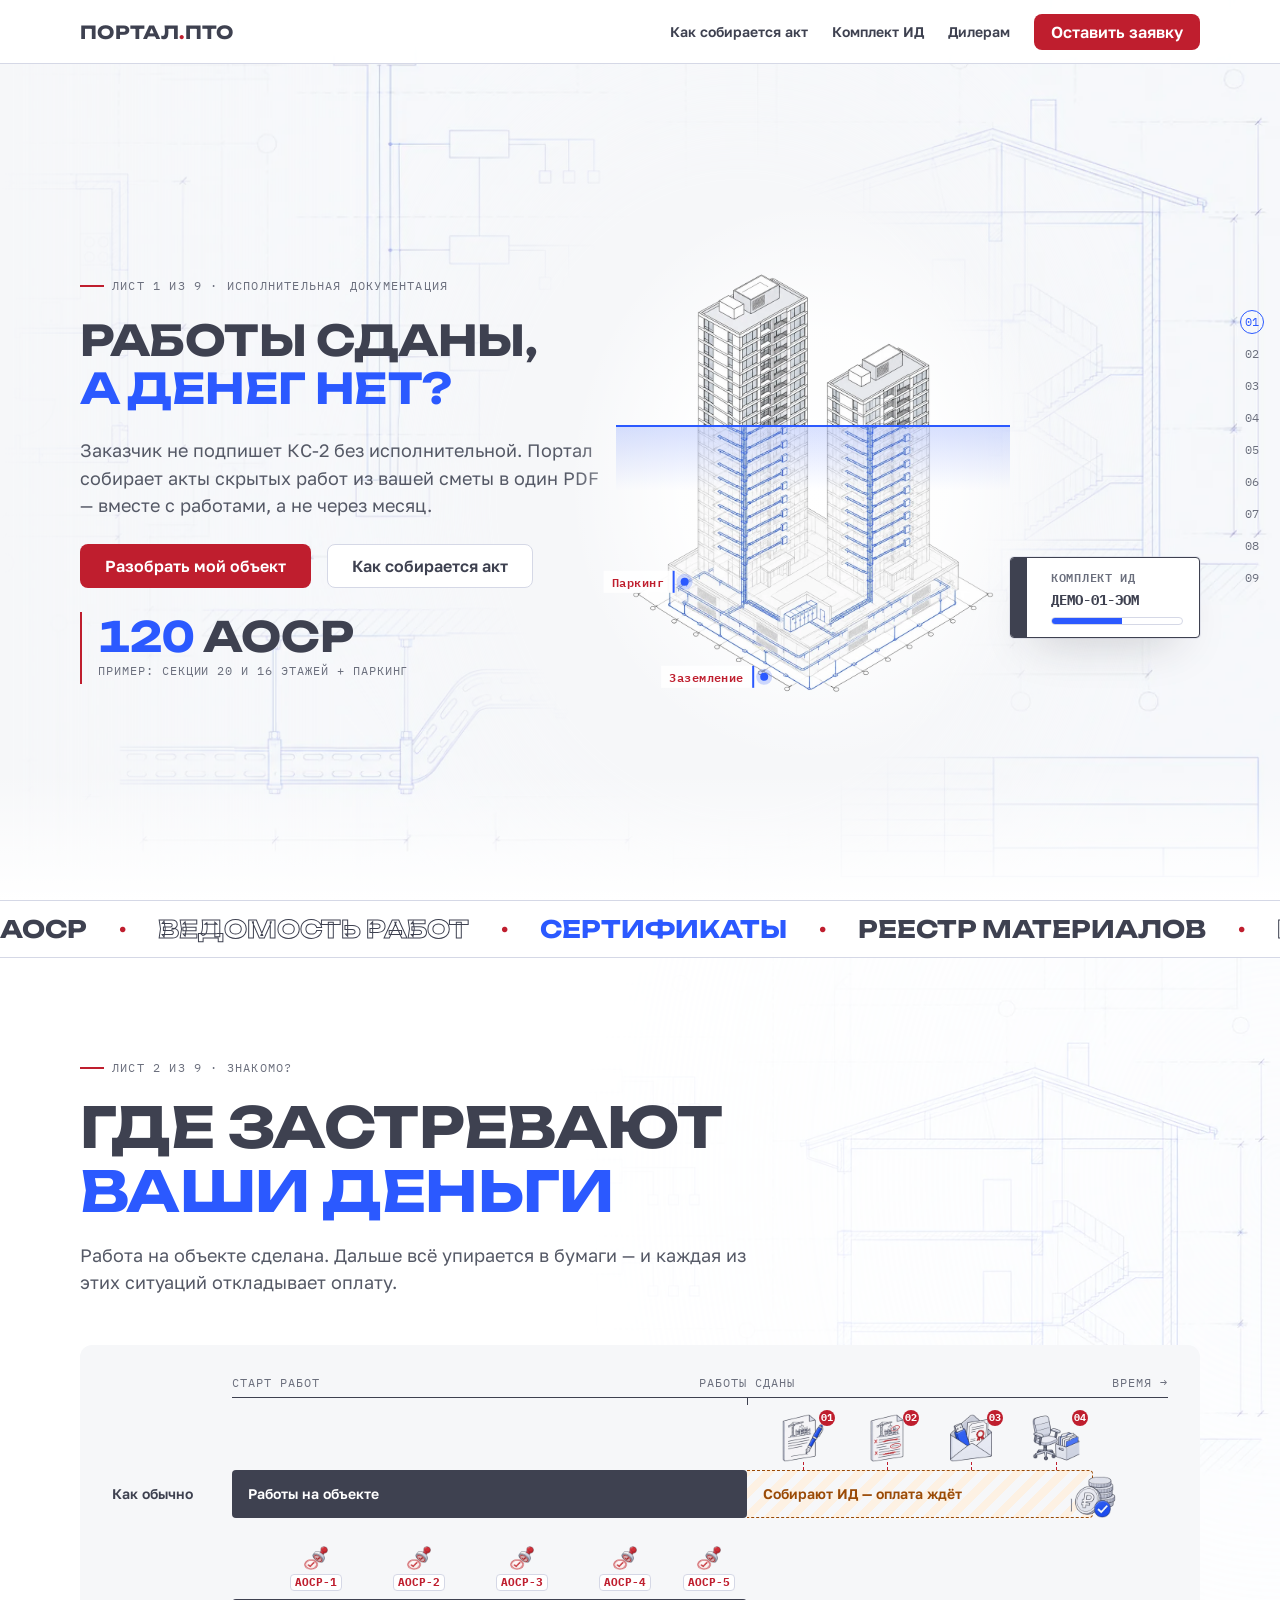
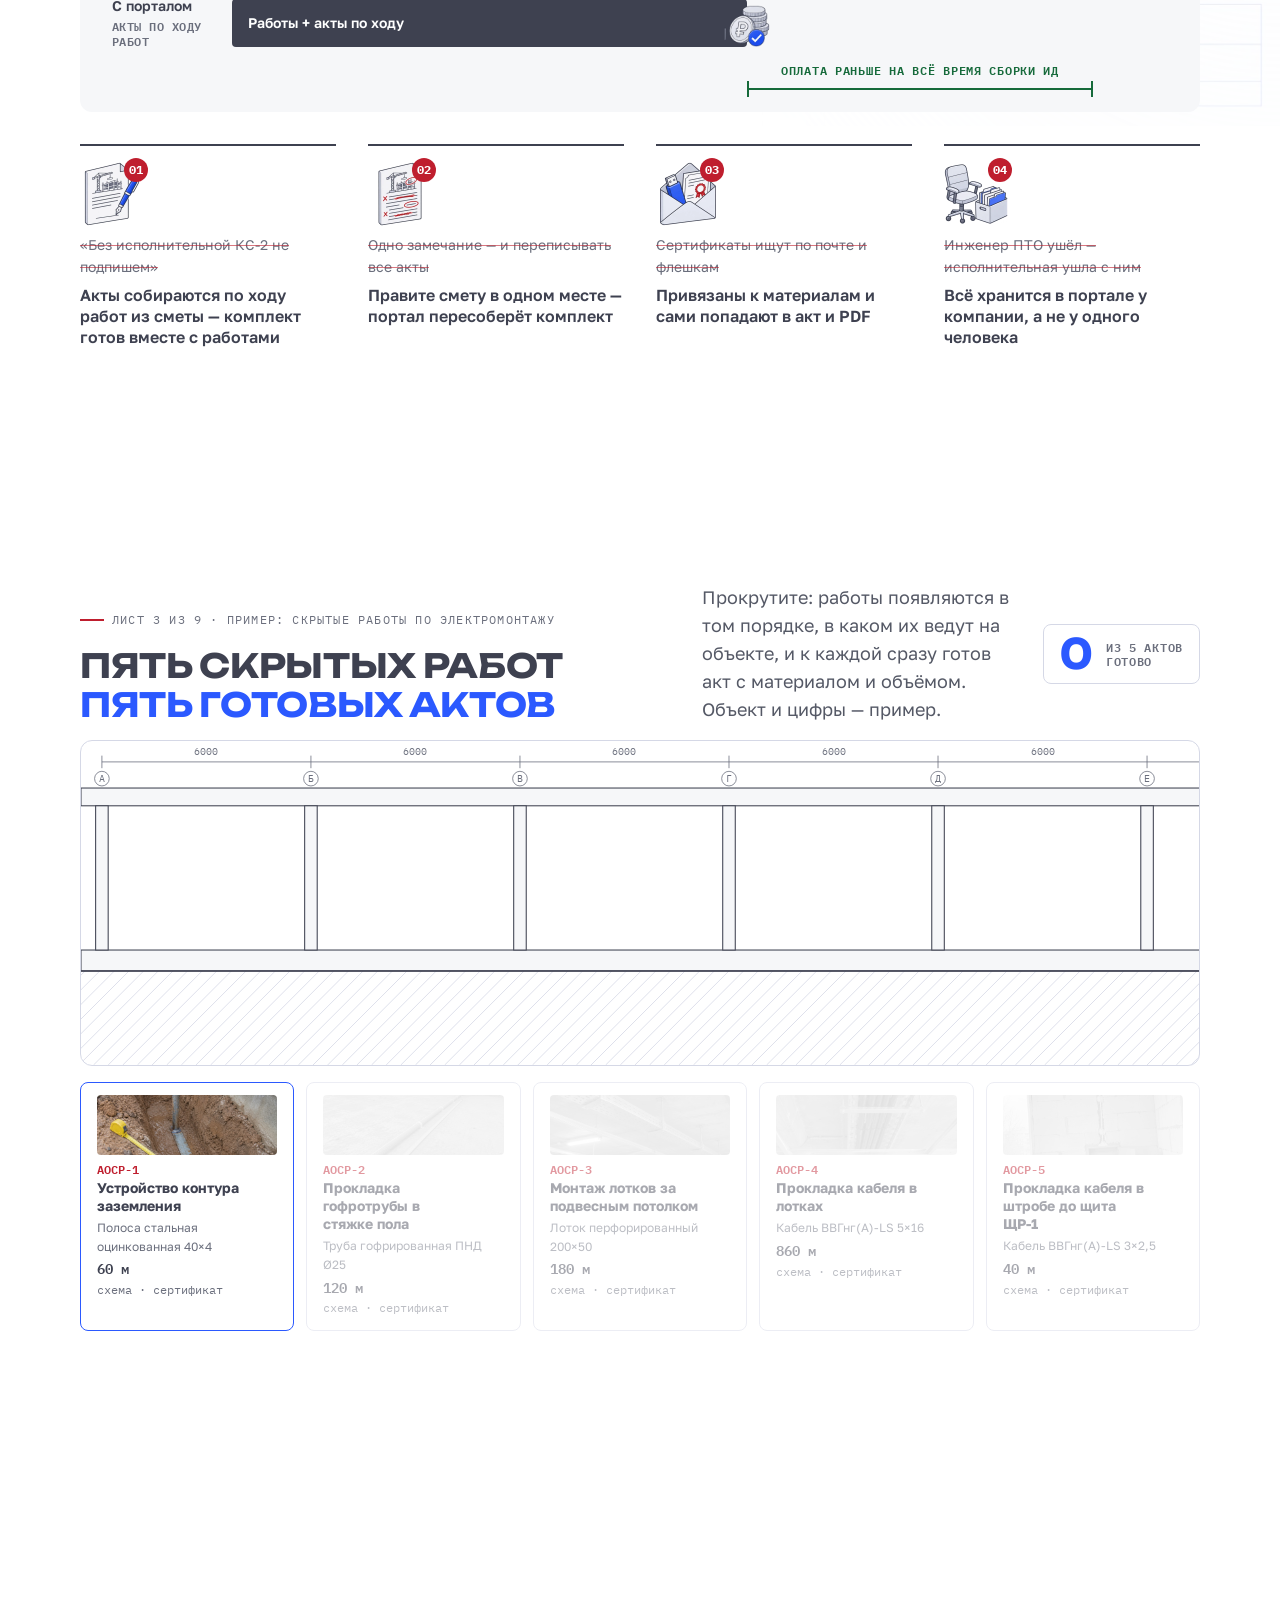
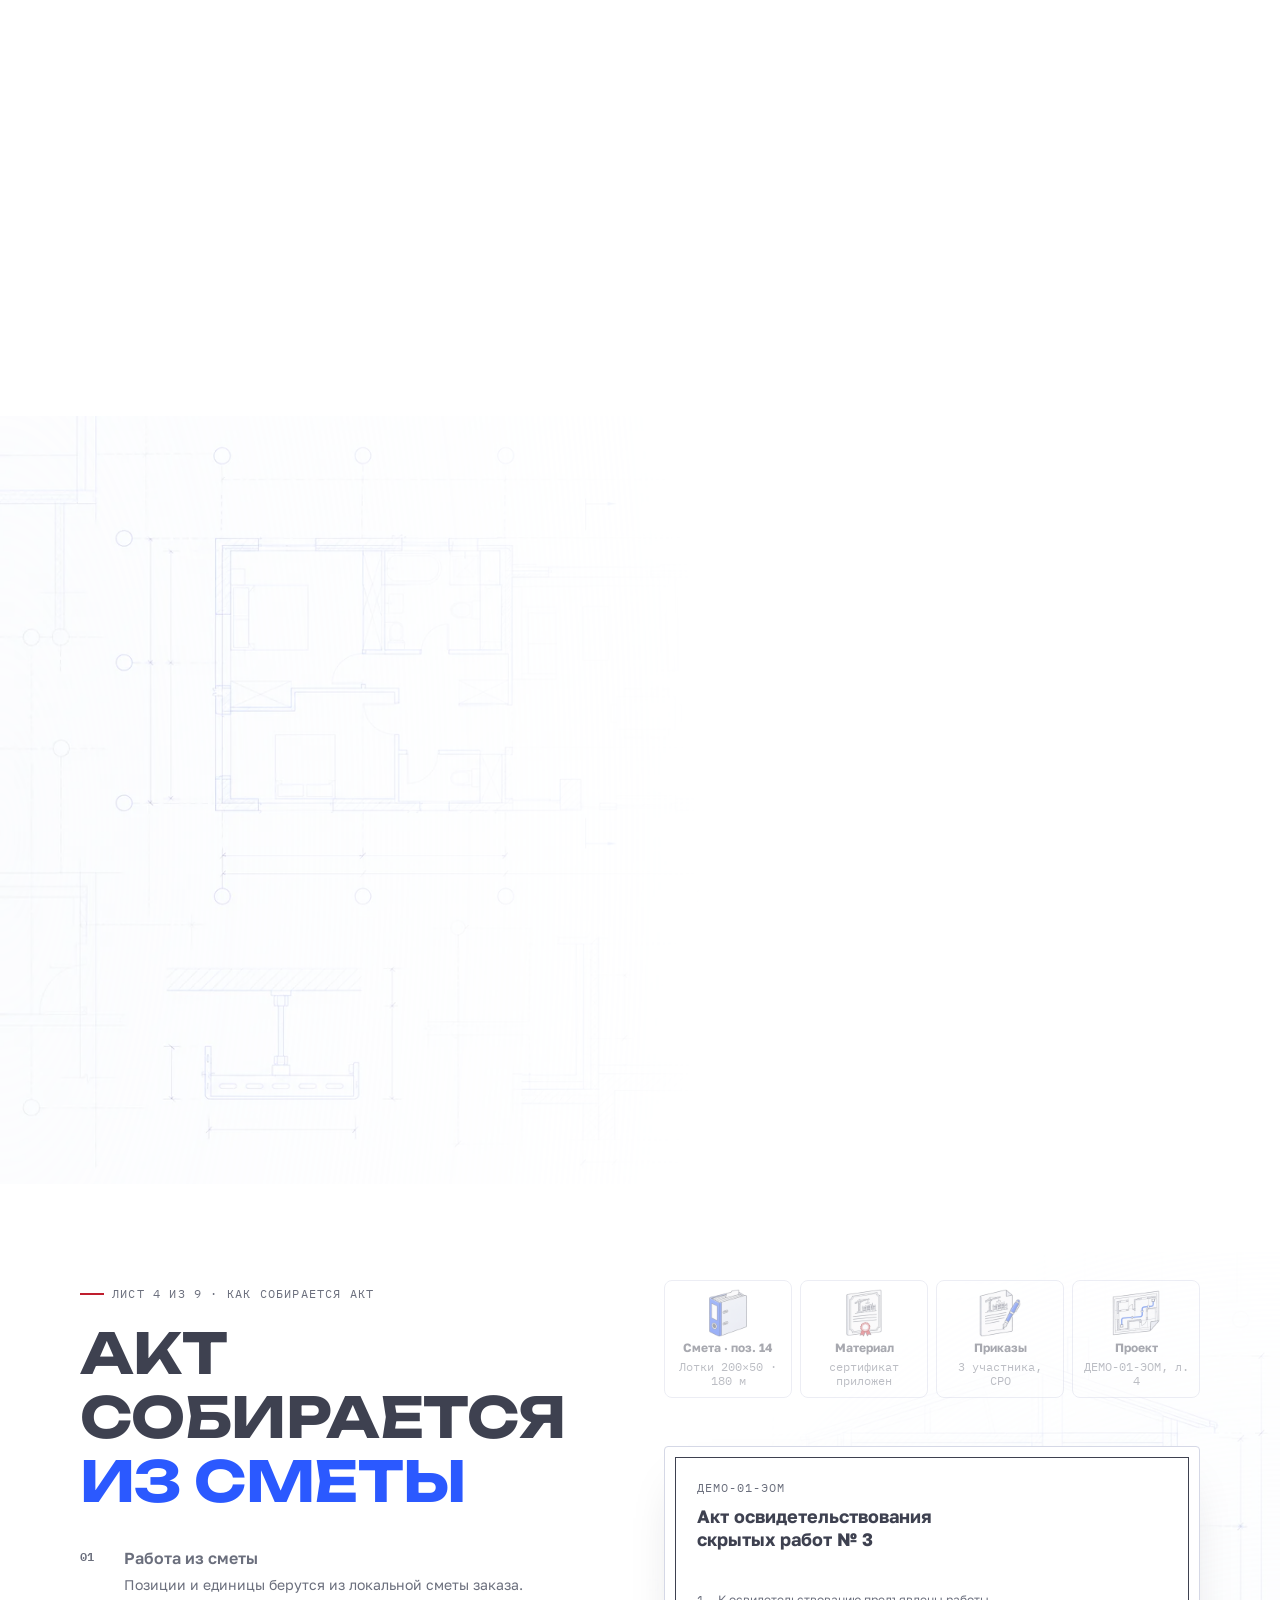
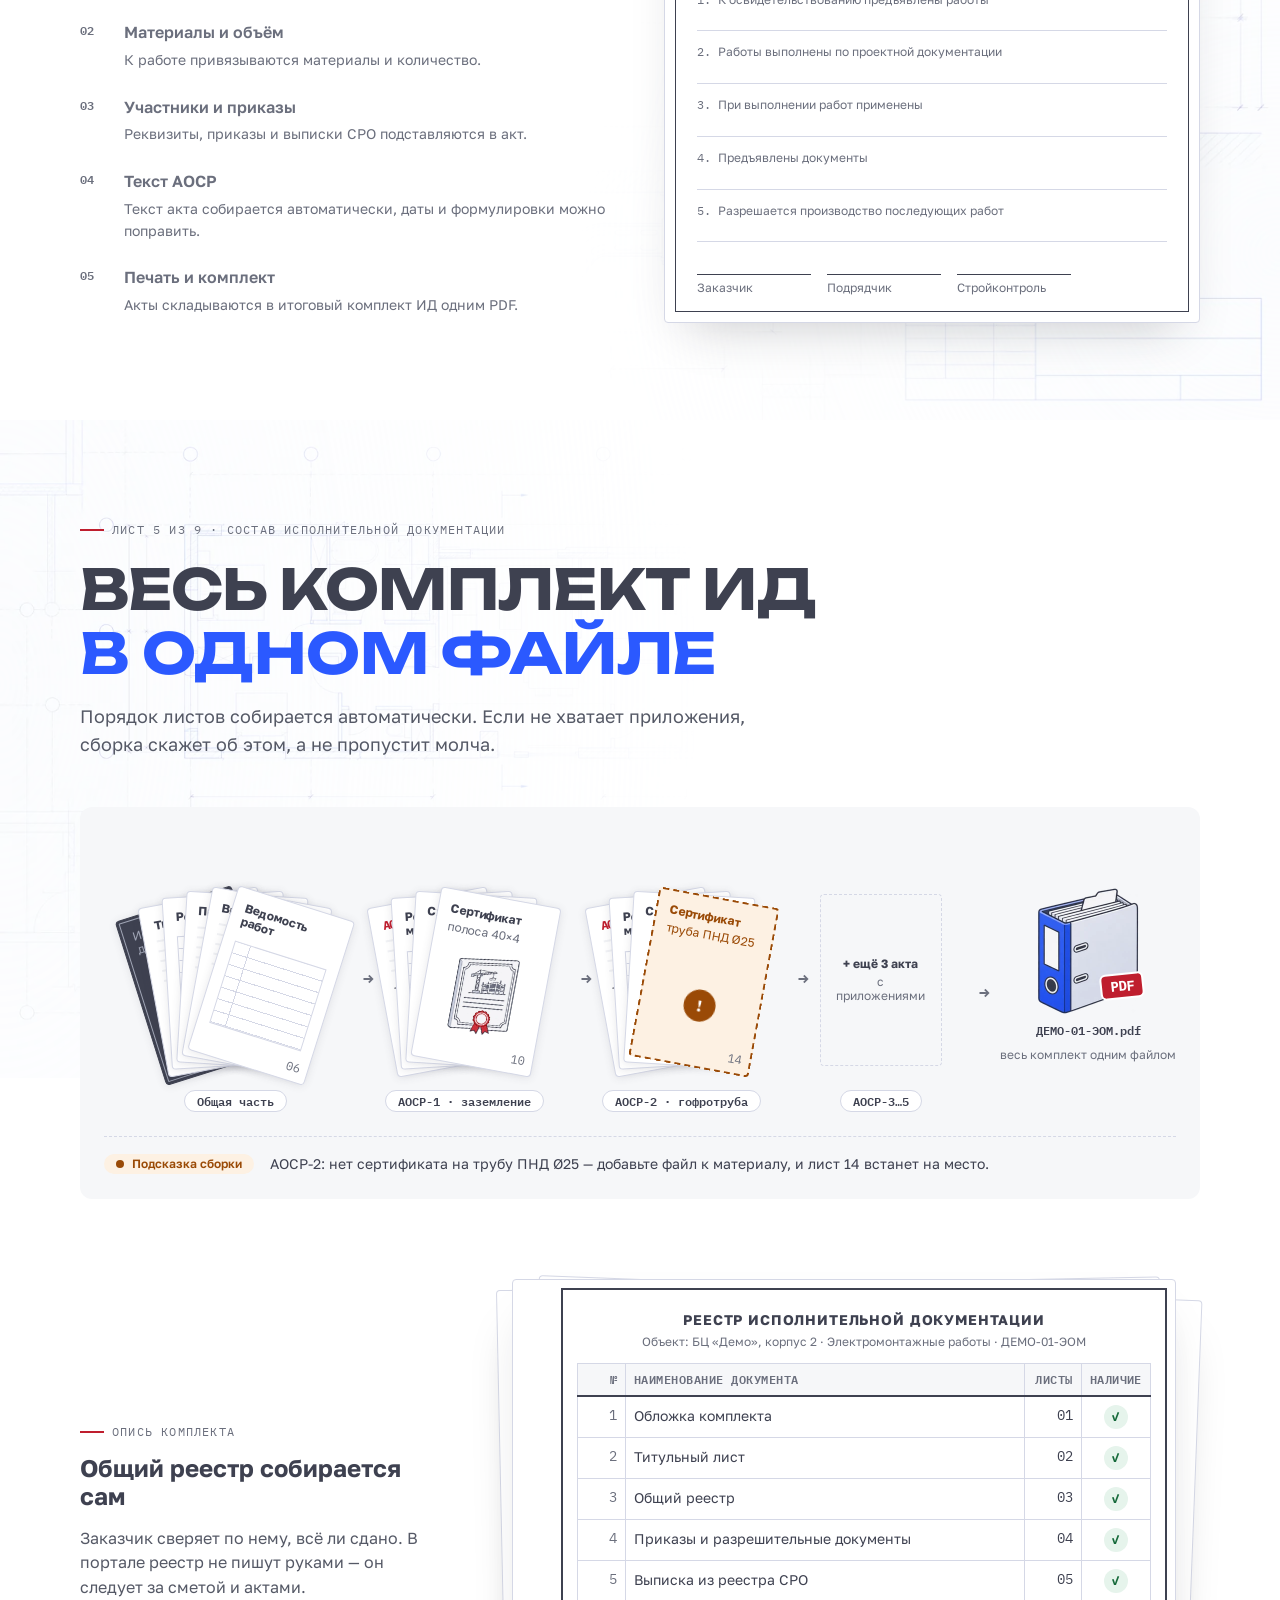
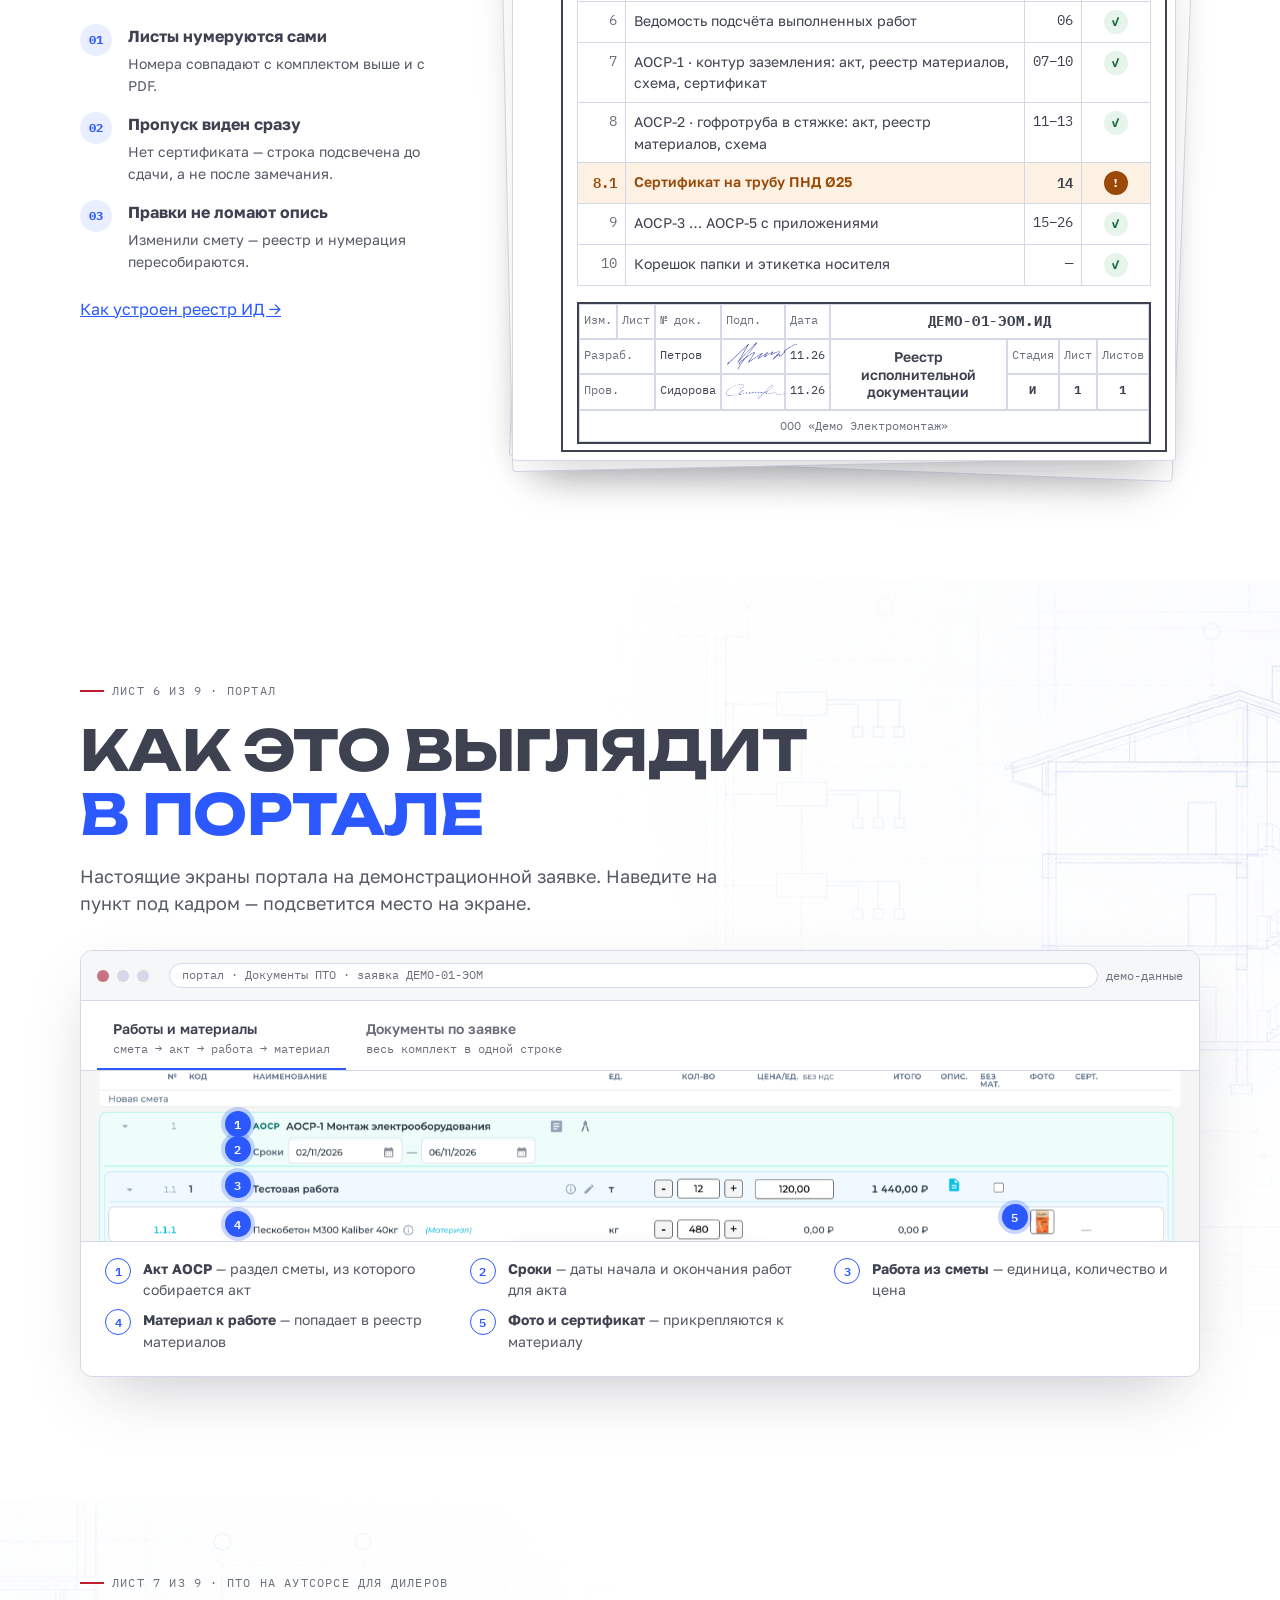
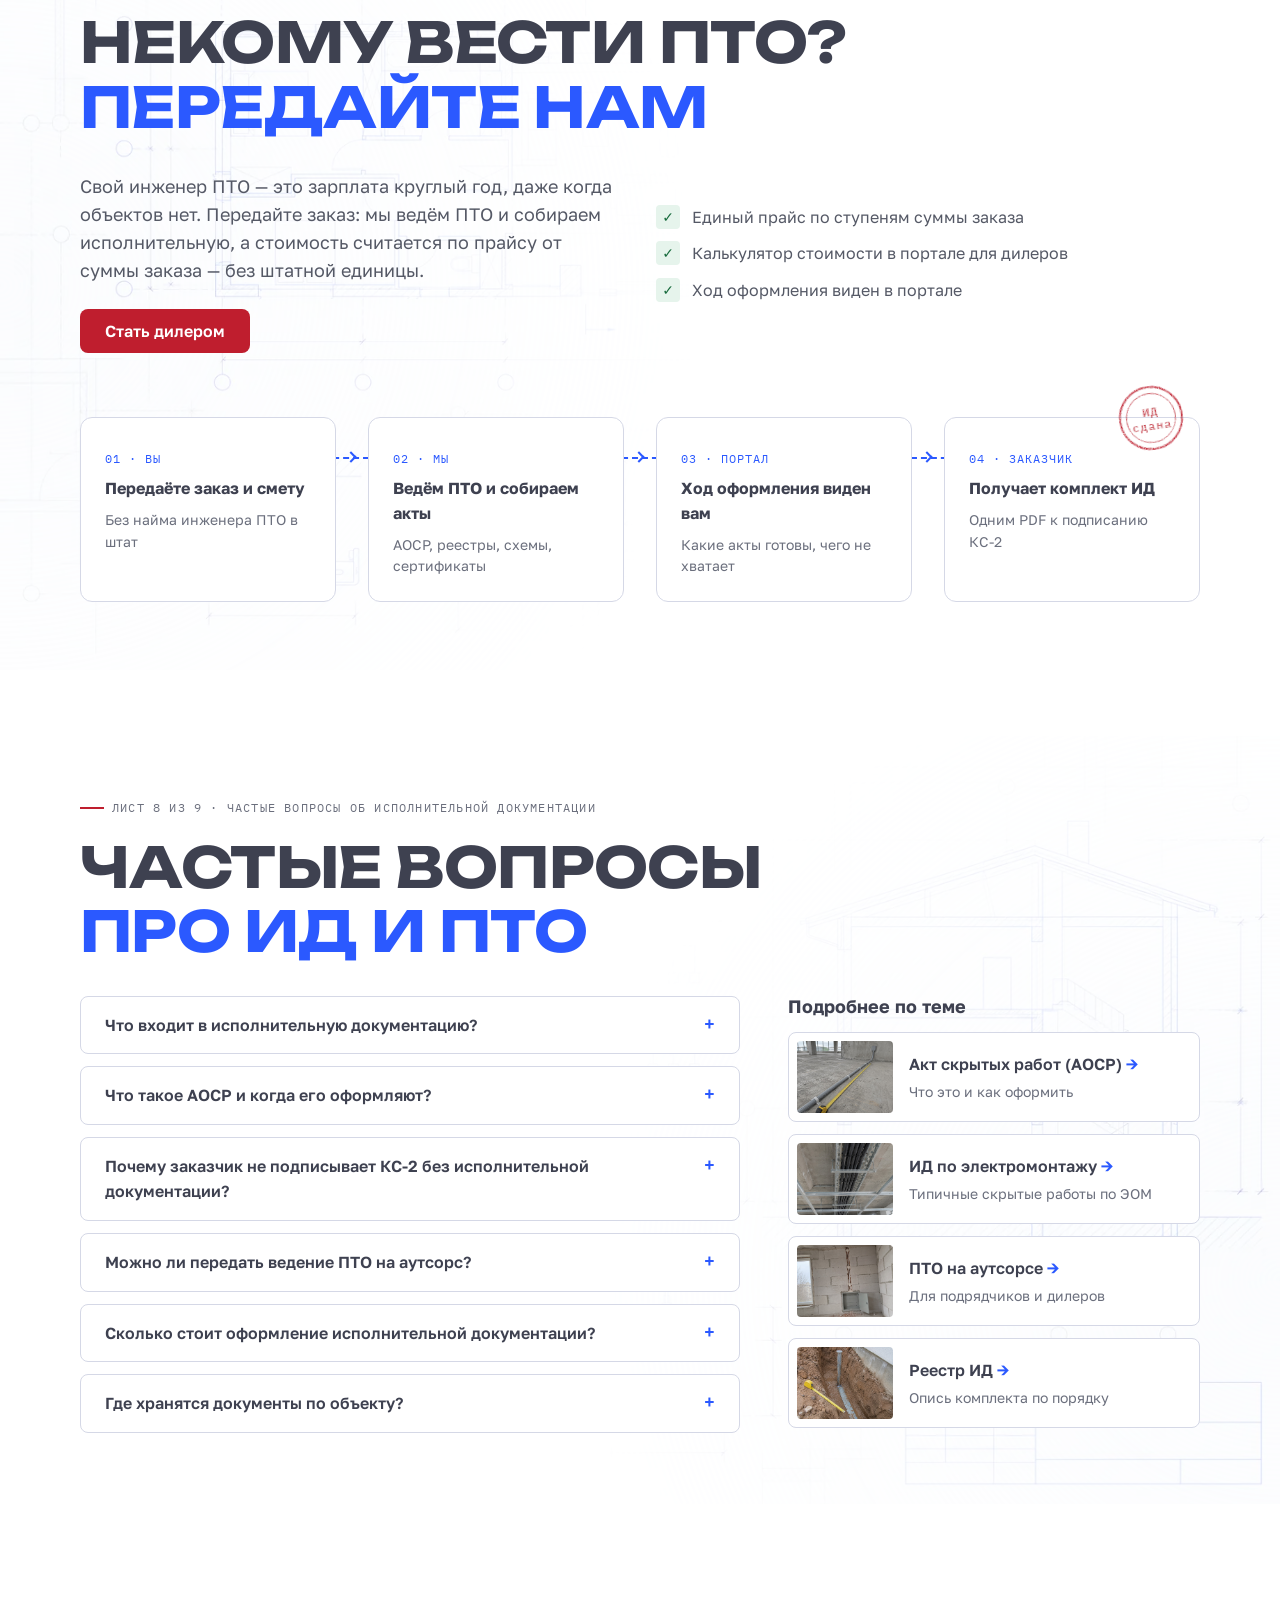
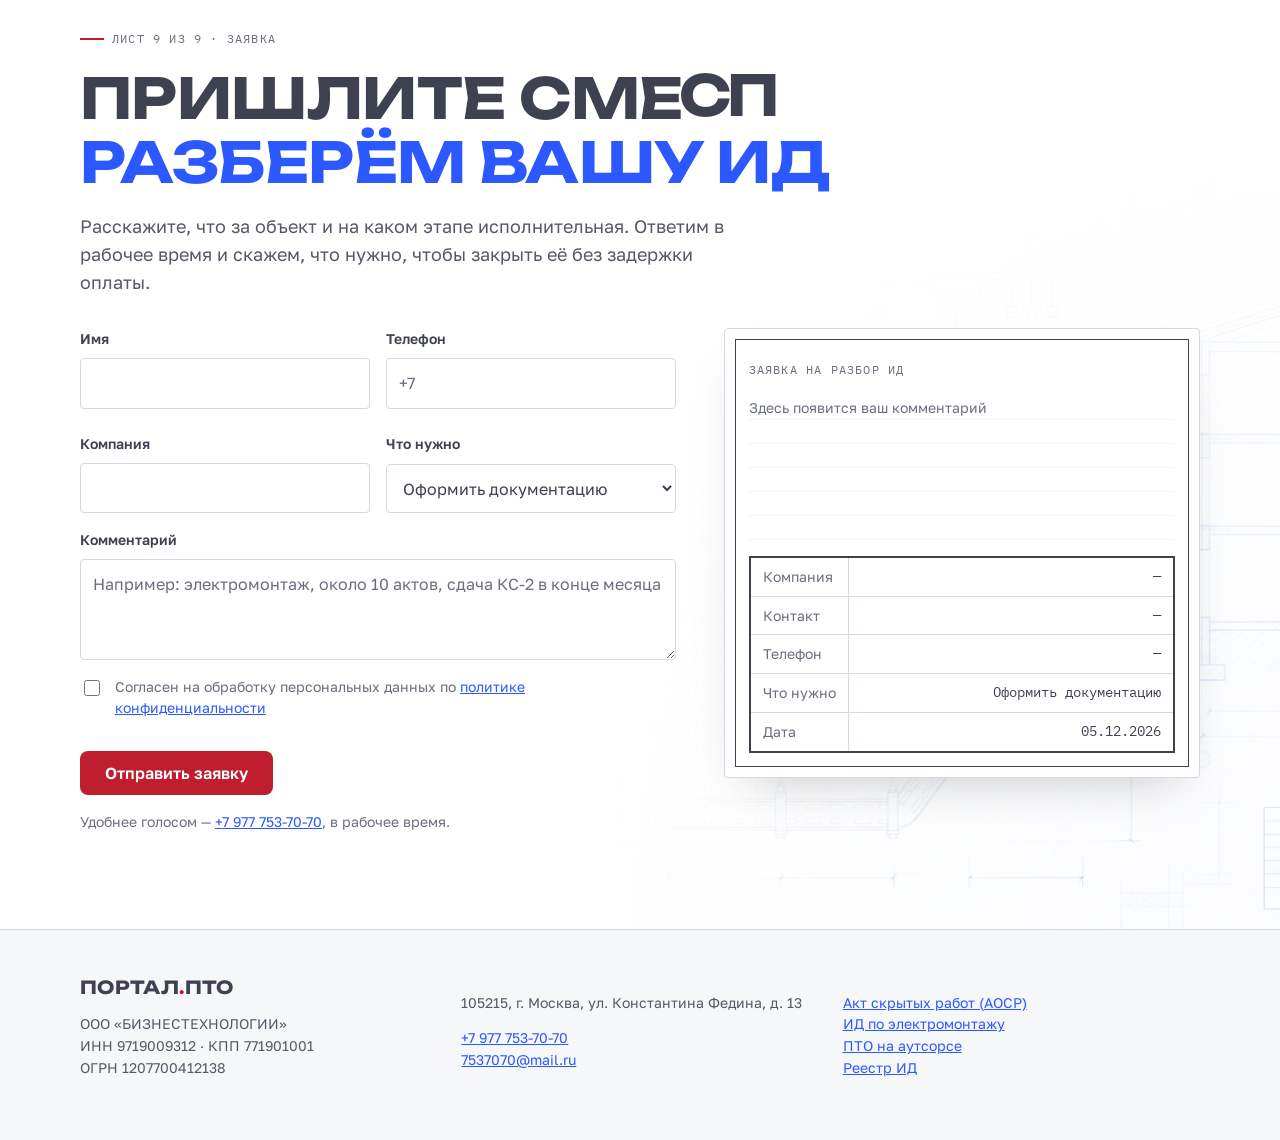
<file: index.html>
<!doctype html>
<html lang="ru">
<head>
<meta charset="utf-8">
<meta name="viewport" content="width=device-width, initial-scale=1">
<title>Исполнительная документация и ПТО: АОСР из сметы | Портал ПТО</title>
<meta name="description" content="Оформление исполнительной документации: акты скрытых работ (АОСР), реестры, сертификаты и ведомости собираются из сметы в один PDF. Ведём ПТО для подрядчиков и дилеров.">
<meta name="robots" content="index, follow, max-image-preview:large">
<link rel="icon" href="favicon.svg" type="image/svg+xml">
<meta name="theme-color" content="#1e2029">
<meta property="og:type" content="website">
<meta property="og:locale" content="ru_RU">
<meta property="og:title" content="Исполнительная документация из сметы — АОСР, реестры, сертификаты одним PDF">
<meta property="og:description" content="Заказчик не подпишет КС-2 без исполнительной. Портал собирает АОСР, реестры и сертификаты из сметы в один PDF. Ведём ПТО для подрядчиков и дилеров.">
<meta property="og:site_name" content="Портал ПТО">
<meta property="og:image" content="https://myznikovv.github.io/portal-pto-landing/og-image.png">
<meta property="og:url" content="https://myznikovv.github.io/portal-pto-landing/">
<link rel="canonical" href="https://myznikovv.github.io/portal-pto-landing/">
<meta name="twitter:card" content="summary_large_image">
<link rel="preconnect" href="https://fonts.googleapis.com">
<link href="https://fonts.googleapis.com/css2?family=Unbounded:wght@500;700&family=Golos+Text:wght@400;600;700&family=IBM+Plex+Mono:wght@400;600&display=swap" rel="stylesheet">
<link rel="stylesheet" href="design/tokens.css?v=95">
<link rel="stylesheet" href="design/components.css">
<link rel="stylesheet" href="site.css?v=50">
<link rel="stylesheet" href="article.css">
<link rel="stylesheet" href="visuals.css?v=157">
<script type="application/ld+json">{"@context": "https://schema.org", "@graph": [{"@type": "Organization", "@id": "https://myznikovv.github.io/portal-pto-landing/#org", "name": "ООО «БИЗНЕСТЕХНОЛОГИИ»", "alternateName": "Портал ПТО", "url": "https://myznikovv.github.io/portal-pto-landing/", "logo": "https://myznikovv.github.io/portal-pto-landing/favicon.svg", "telephone": "+7 977 753-70-70", "email": "7537070@mail.ru", "taxID": "9719009312", "address": {"@type": "PostalAddress", "streetAddress": "ул. Константина Федина, д. 13", "addressLocality": "Москва", "postalCode": "105215", "addressCountry": "RU"}}, {"@type": "WebPage", "@id": "https://myznikovv.github.io/portal-pto-landing/", "url": "https://myznikovv.github.io/portal-pto-landing/", "name": "Исполнительная документация и ПТО: АОСР из сметы", "inLanguage": "ru-RU", "about": {"@id": "https://myznikovv.github.io/portal-pto-landing/#org"}}, {"@type": "Service", "name": "Оформление исполнительной документации", "serviceType": "Исполнительная документация", "provider": {"@id": "https://myznikovv.github.io/portal-pto-landing/#org"}, "areaServed": {"@type": "Country", "name": "Россия"}, "description": "АОСР, реестры материалов, сертификаты, ведомости и исполнительные схемы собираются из сметы в один PDF-комплект."}, {"@type": "Service", "name": "Ведение ПТО на аутсорсе", "serviceType": "Услуги ПТО", "provider": {"@id": "https://myznikovv.github.io/portal-pto-landing/#org"}, "areaServed": {"@type": "Country", "name": "Россия"}, "description": "Ведём ПТО и собираем исполнительную документацию по заказу подрядчика или дилера; стоимость по прайсу от суммы заказа."}, {"@type": "FAQPage", "mainEntity": [{"@type": "Question", "name": "Что входит в исполнительную документацию?", "acceptedAnswer": {"@type": "Answer", "text": "Обложка, титульный лист и общий реестр; приказы и разрешительные документы, выписки СРО; ведомость подсчёта выполненных работ; для каждого акта — АОСР, реестр материалов, исполнительные схемы и сертификаты; корешок папки и этикетка носителя. В портале всё это собирается в один PDF."}}, {"@type": "Question", "name": "Что такое АОСР и когда его оформляют?", "acceptedAnswer": {"@type": "Answer", "text": "АОСР — акт освидетельствования скрытых работ. Его оформляют на работы, которые закрываются следующими этапами: контур заземления в грунте, трубы в стяжке пола, кабель в штробе или за подвесным потолком. Акт подписывают до того, как работу закроют. В портале текст акта собирается из сметы автоматически, даты и формулировки можно поправить."}}, {"@type": "Question", "name": "Почему заказчик не подписывает КС-2 без исполнительной документации?", "acceptedAnswer": {"@type": "Answer", "text": "Исполнительная документация подтверждает, что работы выполнены по проекту и из заявленных материалов. Пока нет актов скрытых работ, реестров и сертификатов, заказчику нечем подтвердить объём в КС-2 — поэтому приёмка и оплата откладываются."}}, {"@type": "Question", "name": "Можно ли передать ведение ПТО на аутсорс?", "acceptedAnswer": {"@type": "Answer", "text": "Да. Вы передаёте заказ, мы ведём ПТО и собираем исполнительную документацию. Это удобно подрядчикам и дилерам, которым невыгодно держать своего инженера ПТО."}}, {"@type": "Question", "name": "Сколько стоит оформление исполнительной документации?", "acceptedAnswer": {"@type": "Answer", "text": "Стоимость считается по прайсу от суммы заказа: чем больше заказ, тем ниже ставка. Пришлите смету или сумму заказа — посчитаем."}}, {"@type": "Question", "name": "Где хранятся документы по объекту?", "acceptedAnswer": {"@type": "Answer", "text": "В портале, у вашей компании: смета, акты, приказы, выписки СРО и сертификаты. Документы не пропадают, если меняется инженер ПТО, а комплект можно пересобрать после правок в смете."}}]}]}</script>
</head>
<body>
<svg class="sprite" aria-hidden="true" focusable="false"><defs>
  <symbol id="i-ruler" viewBox="0 0 24 24"><path d="M3 16.5 16.5 3 21 7.5 7.5 21z M7 12.5l2 2 M9.5 10l1.5 1.5 M12 7.5l2 2 M14.5 5l1.5 1.5"/></symbol>
  <symbol id="i-doc" viewBox="0 0 24 24"><path d="M6 3h8l4 4v14H6z M14 3v4h4 M9 12h6 M9 16h6"/></symbol>
  <symbol id="i-cert" viewBox="0 0 24 24"><path d="M12 3a5.5 5.5 0 1 1 0 11 5.5 5.5 0 0 1 0-11z M9 13.2 7.5 21l4.5-2.5 4.5 2.5-1.5-7.8"/></symbol>
</defs></svg>

<svg class="sr-only" aria-hidden="true" focusable="false"><defs>
  <filter id="ink" x="-5%" y="-5%" width="110%" height="110%">
    <feTurbulence type="fractalNoise" baseFrequency="0.85" numOctaves="2" seed="4" result="grain"/>
    <feColorMatrix in="grain" type="matrix" values="0 0 0 0 0  0 0 0 0 0  0 0 0 0 0  0 0 0 -1.5 1.45" result="speck"/>
    <feComposite in="SourceGraphic" in2="speck" operator="in" result="inked"/>
    <feTurbulence type="fractalNoise" baseFrequency="0.035" numOctaves="2" seed="9" result="warp"/>
    <feDisplacementMap in="inked" in2="warp" scale="1.6" xChannelSelector="R" yChannelSelector="G"/>
  </filter>
</defs></svg>
<a class="skip" href="#s9">Перейти к заявке</a>
<div class="progress" id="progress"></div>
<nav class="rail" id="rail" aria-label="Листы страницы"></nav>

<div class="head" id="head"><div class="container">
  <a class="brand" href="#s1">Портал<i>.</i>ПТО</a>
  <nav class="nav" aria-label="Разделы">
    <a href="#s4">Как собирается акт</a><a href="#s5">Комплект ИД</a><a href="#s7">Дилерам</a>
    <a class="btn btn-cta" href="#s9">Оставить заявку</a>
    <button class="burger" type="button" aria-label="Меню" aria-expanded="false" aria-controls="m-menu"><i></i><i></i><i></i></button>
  </nav>
  <div class="m-menu" id="m-menu" hidden><a href="#s2">Где застревают деньги</a><a href="#s3">Пять скрытых работ</a><a href="#s4">Как собирается акт</a><a href="#s5">Комплект ИД</a><a href="#s6">Как это в портале</a><a href="#s7">ПТО на аутсорсе</a><a href="#s8">Вопросы</a></div>
</div></div>

<header class="hero" id="s1"><div class="hero-stick"><div class="container hero-grid"><div class="hero-text">
  <span class="sheet">Лист 1 из 9 · исполнительная документация</span>
  <h1><span class="sr-only">Работы сданы, а денег нет? Исполнительная документация — из вашей сметы</span>
    <span aria-hidden="true" class="display">Работы сданы,</span>
    <span aria-hidden="true" class="display is-accent" data-scramble="а денег нет?">а денег нет?</span></h1>
  <p class="lead">Заказчик не подпишет КС-2 без исполнительной. Портал собирает акты скрытых работ из вашей сметы в один PDF — вместе с работами, а не через месяц.</p>
  <div class="row"><a class="btn btn-cta" href="#s9">Разобрать мой объект</a><a class="btn btn-ghost" href="#s4">Как собирается акт</a></div>
  <div class="axo-count" aria-hidden="true"><b><span id="axo-n">192</span> АОСР</b><span class="mono">пример: секции 20 и 16 этажей + паркинг</span></div>
</div>
  <figure class="hero-shot xr" id="hero-shot">
    <div class="xr-art" id="xr-art" title="Нажмите, чтобы показать ещё раз">
      <img class="xr-base" src="assets/hero/complex.webp?v=3" alt="Аксонометрия жилого комплекса: две секции на стилобате с паркингом" width="960" height="1200" fetchpriority="high">
      <img class="xr-xray" src="assets/hero/complex-xray.webp?v=3" alt="Тот же комплекс в разрезе: скрытые электромонтажные работы — стояки, этажные щиты, лотки паркинга, ВРУ и контур заземления" width="960" height="1200">
      <div class="xr-scan" aria-hidden="true"></div>
      <span class="xr-tag" style="--x: 32%; --y: 30%"><b>Стояки</b></span>
      <span class="xr-tag" style="--x: 15%; --y: 72%"><b>Паркинг</b></span>
      <span class="xr-tag" style="--x: 37%; --y: 93%"><b>Заземление</b></span>
    </div>
    <p class="xr-mobile" aria-hidden="true">Скрытые работы → акты АОСР → <b>один PDF</b> → КС-2 → <b>оплата</b></p>
    <div class="xr-side" aria-hidden="true">
      <div class="xd xd-pay"><span class="xd-form">Платёжное поручение</span><b class="xd-status">Оплачено</b></div>
      <div class="xd xd-ks2"><span class="xd-form">Форма КС-2</span><b class="xd-title">Акт о приёмке работ</b>
        <div class="xd-table"><i></i><i></i><i></i><i></i><i></i><i></i><i></i><i></i><i></i></div>
        <span class="xd-stamp">Подписан</span></div>
      <div class="xd xd-binder"><div class="xd-spine"></div><div class="xd-binder-body"><span class="xd-form">Комплект ИД</span><b class="xd-n">ДЕМО-01-ЭОМ</b><div class="xd-fill" id="xr-pile"><i></i></div></div></div>
    </div>
  </figure>
</div></div></header>

<div class="ticker" aria-hidden="true"><div class="ticker-track"><span>АОСР</span><i>·</i><span>Ведомость работ</span><i>·</i><span>Сертификаты</span><i>·</i><span>Реестр материалов</span><i>·</i><span>Исполнительные схемы</span><i>·</i><span>Приказы</span><i>·</i><span>Выписки СРО</span><i>·</i><span>Журнал работ</span><i>·</i><span>АОСР</span><i>·</i><span>Ведомость работ</span><i>·</i><span>Сертификаты</span><i>·</i><span>Реестр материалов</span><i>·</i><span>Исполнительные схемы</span><i>·</i><span>Приказы</span><i>·</i><span>Выписки СРО</span><i>·</i><span>Журнал работ</span><i>·</i></div></div>
<main>
<section class="section" id="s2"><div class="container">
  <span class="sheet">Лист 2 из 9 · знакомо?</span>
  <h2 class="head2"><span class="sr-only">Где застревают деньги за выполненные работы</span><span aria-hidden="true" class="display" data-scramble="Где застревают">Где застревают</span><span aria-hidden="true" class="display is-accent">ваши деньги</span></h2>
  <p class="lead">Работа на объекте сделана. Дальше всё упирается в бумаги — и каждая из этих ситуаций откладывает оплату.</p>
  <figure class="tl" id="lag" aria-label="Схема: обычно после работ идёт время сборки исполнительной, и оплата ждёт; с порталом акты оформляются по ходу работ, и КС-2 подписывают сразу">
    <div class="tl-axis" aria-hidden="true"><span>старт работ</span><span>работы сданы</span><span>время →</span></div>
    <div class="tl-row tl-usual">
      <span class="tl-name">Как обычно</span>
      <div class="tl-track">
        <span class="tl-bar tl-work" style="--a: 0; --b: 55; --i: 0">Работы на объекте</span>
        <span class="tl-bar tl-wait" style="--a: 55; --b: 92; --i: 1">Собирают ИД — оплата ждёт</span>
        <span class="tl-pay" style="--at: 92; --i: 2"><img src="assets/icons/payment.webp" alt="оплата" width="256" height="256"></span>
        <span class="tl-pin" style="--at: 61; --i: 3"><img src="assets/icons/ks2-unsigned.webp" alt="" width="256" height="256"><b>01</b></span>
        <span class="tl-pin" style="--at: 70; --i: 4"><img src="assets/icons/corrections.webp" alt="" width="256" height="256"><b>02</b></span>
        <span class="tl-pin" style="--at: 79; --i: 5"><img src="assets/icons/certs-mail.webp" alt="" width="256" height="256"><b>03</b></span>
        <span class="tl-pin" style="--at: 88; --i: 6"><img src="assets/icons/engineer-left.webp" alt="" width="256" height="256"><b>04</b></span>
      </div>
    </div>
    <div class="tl-row">
      <span class="tl-name">С порталом<small>акты по ходу работ</small></span>
      <div class="tl-track">
        <span class="tl-bar tl-work" style="--a: 0; --b: 55; --i: 0">Работы + акты по ходу</span>
        <span class="tl-acts"><span class="tl-act" style="--at: 9"><img src="assets/icons/stamp-ok.webp" alt="" width="256" height="256"><b>АОСР-1</b></span><span class="tl-act" style="--at: 20"><img src="assets/icons/stamp-ok.webp" alt="" width="256" height="256"><b>АОСР-2</b></span><span class="tl-act" style="--at: 31"><img src="assets/icons/stamp-ok.webp" alt="" width="256" height="256"><b>АОСР-3</b></span><span class="tl-act" style="--at: 42"><img src="assets/icons/stamp-ok.webp" alt="" width="256" height="256"><b>АОСР-4</b></span><span class="tl-act" style="--at: 51"><img src="assets/icons/stamp-ok.webp" alt="" width="256" height="256"><b>АОСР-5</b></span></span>
        <span class="tl-pay" style="--at: 55; --i: 3"><img src="assets/icons/payment.webp" alt="оплата" width="256" height="256"></span>
      </div>
    </div>
    <div class="tl-dim" aria-hidden="true" style="--a: 55; --b: 92"><b>оплата раньше на всё время сборки ИД</b></div>
  </figure>
  <div class="m-only m-flow">
    <div class="m-card m-lane is-bad"><span class="m-k">Как обычно</span>
      <ol class="m-steps"><li>Работы на объекте</li><li class="wait">Собирают ИД — оплата ждёт</li><li class="pay"><img src="assets/icons/payment.webp" alt="" width="256" height="256">Оплата — через месяц после работ</li></ol></div>
    <div class="m-card m-lane is-good"><span class="m-k">С порталом</span>
      <ol class="m-steps"><li>Работы + акты по ходу <em>АОСР-1…5 готовы к концу работ</em></li><li class="pay"><img src="assets/icons/payment.webp" alt="" width="256" height="256">Оплата — сразу после сдачи</li></ol></div>
  </div>
  <ul class="m-only m-pains">
    <li class="m-card"><img src="assets/icons/ks2-unsigned.webp" alt="" width="256" height="256"><div><b>«Без исполнительной КС-2 не подпишем»</b><span>Акты собираются по ходу работ из сметы — комплект готов вместе с работами</span></div></li>
    <li class="m-card"><img src="assets/icons/corrections.webp" alt="" width="256" height="256"><div><b>Одно замечание — переписывать все акты</b><span>Правите смету в одном месте — портал пересоберёт комплект</span></div></li>
    <li class="m-card"><img src="assets/icons/certs-mail.webp" alt="" width="256" height="256"><div><b>Сертификаты по почте и флешкам</b><span>Привязаны к материалам и сами попадают в акт и PDF</span></div></li>
    <li class="m-card"><img src="assets/icons/engineer-left.webp" alt="" width="256" height="256"><div><b>Инженер ушёл — исполнительная с ним</b><span>Всё хранится в портале у компании, а не у одного человека</span></div></li>
  </ul>
  <ol class="fixes">
    <li><span class="fx-n"><img src="assets/icons/ks2-unsigned.webp" alt="" width="256" height="256" loading="lazy"><b>01</b></span><s>«Без исполнительной КС-2 не подпишем»</s><b>Акты собираются по ходу работ из сметы — комплект готов вместе с работами</b></li>
    <li><span class="fx-n"><img src="assets/icons/corrections.webp" alt="" width="256" height="256" loading="lazy"><b>02</b></span><s>Одно замечание — и переписывать все акты</s><b>Правите смету в одном месте — портал пересоберёт комплект</b></li>
    <li><span class="fx-n"><img src="assets/icons/certs-mail.webp" alt="" width="256" height="256" loading="lazy"><b>03</b></span><s>Сертификаты ищут по почте и флешкам</s><b>Привязаны к материалам и сами попадают в акт и PDF</b></li>
    <li><span class="fx-n"><img src="assets/icons/engineer-left.webp" alt="" width="256" height="256" loading="lazy"><b>04</b></span><s>Инженер ПТО ушёл — исполнительная ушла с ним</s><b>Всё хранится в портале у компании, а не у одного человека</b></li>
  </ol>
</div></section>

<section class="section is-paper story" id="s3"><div class="story-stick"><div class="container reel-wrap">
  <div class="reel-head">
    <div><span class="sheet">Лист 3 из 9 · пример: скрытые работы по электромонтажу</span>
    <h2 class="head2"><span class="sr-only">Пять скрытых работ — пять готовых актов</span><span aria-hidden="true" class="display" data-scramble="Пять скрытых работ">Пять скрытых работ</span><span aria-hidden="true" class="display is-accent">пять готовых актов</span></h2></div>
    <div class="reel-lead"><p class="lead">Прокрутите: работы появляются в том порядке, в каком их ведут на объекте, и к каждой сразу готов акт с материалом и объёмом. Объект и цифры — пример.</p><span class="reel-count" aria-live="polite"><b id="reel-n">5</b><span>из 5 актов<br>готово</span></span></div>
  </div>
  <div class="reel" id="reel"><svg class="cut" id="cut" viewBox="0 0 3200 620" role="img" aria-labelledby="cut-title cut-desc"><title id="cut-title">Разрез здания со скрытыми работами по электромонтажу</title><desc id="cut-desc">Пример: контур заземления, гофротруба в стяжке пола, лотки и кабель за подвесным потолком, кабель в штробе до щита ЩР-1. На каждую работу оформляется акт освидетельствования скрытых работ (АОСР).</desc>
<g class="dim">
<line x1="40" y1="40" x2="3160" y2="40"/>
<line x1="40" y1="28" x2="40" y2="52"/>
<text x="240" y="26" text-anchor="middle">6000</text>
<line x1="440" y1="28" x2="440" y2="52"/>
<text x="640" y="26" text-anchor="middle">6000</text>
<line x1="840" y1="28" x2="840" y2="52"/>
<text x="1040" y="26" text-anchor="middle">6000</text>
<line x1="1240" y1="28" x2="1240" y2="52"/>
<text x="1440" y="26" text-anchor="middle">6000</text>
<line x1="1640" y1="28" x2="1640" y2="52"/>
<text x="1840" y="26" text-anchor="middle">6000</text>
<line x1="2040" y1="28" x2="2040" y2="52"/>
<text x="2240" y="26" text-anchor="middle">6000</text>
<line x1="2440" y1="28" x2="2440" y2="52"/>
<text x="2640" y="26" text-anchor="middle">6000</text>
<line x1="2840" y1="28" x2="2840" y2="52"/>
<line x1="3160" y1="28" x2="3160" y2="52"/>
<circle cx="40" cy="72" r="14"/><text x="40" y="78" text-anchor="middle">А</text>
<circle cx="440" cy="72" r="14"/><text x="440" y="78" text-anchor="middle">Б</text>
<circle cx="840" cy="72" r="14"/><text x="840" y="78" text-anchor="middle">В</text>
<circle cx="1240" cy="72" r="14"/><text x="1240" y="78" text-anchor="middle">Г</text>
<circle cx="1640" cy="72" r="14"/><text x="1640" y="78" text-anchor="middle">Д</text>
<circle cx="2040" cy="72" r="14"/><text x="2040" y="78" text-anchor="middle">Е</text>
<circle cx="2440" cy="72" r="14"/><text x="2440" y="78" text-anchor="middle">Ж</text>
<circle cx="2840" cy="72" r="14"/><text x="2840" y="78" text-anchor="middle">З</text>
</g>
<g class="soil">
<line x1="-200" y1="620" x2="-20" y2="440"/>
<line x1="-172" y1="620" x2="8" y2="440"/>
<line x1="-144" y1="620" x2="36" y2="440"/>
<line x1="-116" y1="620" x2="64" y2="440"/>
<line x1="-88" y1="620" x2="92" y2="440"/>
<line x1="-60" y1="620" x2="120" y2="440"/>
<line x1="-32" y1="620" x2="148" y2="440"/>
<line x1="-4" y1="620" x2="176" y2="440"/>
<line x1="24" y1="620" x2="204" y2="440"/>
<line x1="52" y1="620" x2="232" y2="440"/>
<line x1="80" y1="620" x2="260" y2="440"/>
<line x1="108" y1="620" x2="288" y2="440"/>
<line x1="136" y1="620" x2="316" y2="440"/>
<line x1="164" y1="620" x2="344" y2="440"/>
<line x1="192" y1="620" x2="372" y2="440"/>
<line x1="220" y1="620" x2="400" y2="440"/>
<line x1="248" y1="620" x2="428" y2="440"/>
<line x1="276" y1="620" x2="456" y2="440"/>
<line x1="304" y1="620" x2="484" y2="440"/>
<line x1="332" y1="620" x2="512" y2="440"/>
<line x1="360" y1="620" x2="540" y2="440"/>
<line x1="388" y1="620" x2="568" y2="440"/>
<line x1="416" y1="620" x2="596" y2="440"/>
<line x1="444" y1="620" x2="624" y2="440"/>
<line x1="472" y1="620" x2="652" y2="440"/>
<line x1="500" y1="620" x2="680" y2="440"/>
<line x1="528" y1="620" x2="708" y2="440"/>
<line x1="556" y1="620" x2="736" y2="440"/>
<line x1="584" y1="620" x2="764" y2="440"/>
<line x1="612" y1="620" x2="792" y2="440"/>
<line x1="640" y1="620" x2="820" y2="440"/>
<line x1="668" y1="620" x2="848" y2="440"/>
<line x1="696" y1="620" x2="876" y2="440"/>
<line x1="724" y1="620" x2="904" y2="440"/>
<line x1="752" y1="620" x2="932" y2="440"/>
<line x1="780" y1="620" x2="960" y2="440"/>
<line x1="808" y1="620" x2="988" y2="440"/>
<line x1="836" y1="620" x2="1016" y2="440"/>
<line x1="864" y1="620" x2="1044" y2="440"/>
<line x1="892" y1="620" x2="1072" y2="440"/>
<line x1="920" y1="620" x2="1100" y2="440"/>
<line x1="948" y1="620" x2="1128" y2="440"/>
<line x1="976" y1="620" x2="1156" y2="440"/>
<line x1="1004" y1="620" x2="1184" y2="440"/>
<line x1="1032" y1="620" x2="1212" y2="440"/>
<line x1="1060" y1="620" x2="1240" y2="440"/>
<line x1="1088" y1="620" x2="1268" y2="440"/>
<line x1="1116" y1="620" x2="1296" y2="440"/>
<line x1="1144" y1="620" x2="1324" y2="440"/>
<line x1="1172" y1="620" x2="1352" y2="440"/>
<line x1="1200" y1="620" x2="1380" y2="440"/>
<line x1="1228" y1="620" x2="1408" y2="440"/>
<line x1="1256" y1="620" x2="1436" y2="440"/>
<line x1="1284" y1="620" x2="1464" y2="440"/>
<line x1="1312" y1="620" x2="1492" y2="440"/>
<line x1="1340" y1="620" x2="1520" y2="440"/>
<line x1="1368" y1="620" x2="1548" y2="440"/>
<line x1="1396" y1="620" x2="1576" y2="440"/>
<line x1="1424" y1="620" x2="1604" y2="440"/>
<line x1="1452" y1="620" x2="1632" y2="440"/>
<line x1="1480" y1="620" x2="1660" y2="440"/>
<line x1="1508" y1="620" x2="1688" y2="440"/>
<line x1="1536" y1="620" x2="1716" y2="440"/>
<line x1="1564" y1="620" x2="1744" y2="440"/>
<line x1="1592" y1="620" x2="1772" y2="440"/>
<line x1="1620" y1="620" x2="1800" y2="440"/>
<line x1="1648" y1="620" x2="1828" y2="440"/>
<line x1="1676" y1="620" x2="1856" y2="440"/>
<line x1="1704" y1="620" x2="1884" y2="440"/>
<line x1="1732" y1="620" x2="1912" y2="440"/>
<line x1="1760" y1="620" x2="1940" y2="440"/>
<line x1="1788" y1="620" x2="1968" y2="440"/>
<line x1="1816" y1="620" x2="1996" y2="440"/>
<line x1="1844" y1="620" x2="2024" y2="440"/>
<line x1="1872" y1="620" x2="2052" y2="440"/>
<line x1="1900" y1="620" x2="2080" y2="440"/>
<line x1="1928" y1="620" x2="2108" y2="440"/>
<line x1="1956" y1="620" x2="2136" y2="440"/>
<line x1="1984" y1="620" x2="2164" y2="440"/>
<line x1="2012" y1="620" x2="2192" y2="440"/>
<line x1="2040" y1="620" x2="2220" y2="440"/>
<line x1="2068" y1="620" x2="2248" y2="440"/>
<line x1="2096" y1="620" x2="2276" y2="440"/>
<line x1="2124" y1="620" x2="2304" y2="440"/>
<line x1="2152" y1="620" x2="2332" y2="440"/>
<line x1="2180" y1="620" x2="2360" y2="440"/>
<line x1="2208" y1="620" x2="2388" y2="440"/>
<line x1="2236" y1="620" x2="2416" y2="440"/>
<line x1="2264" y1="620" x2="2444" y2="440"/>
<line x1="2292" y1="620" x2="2472" y2="440"/>
<line x1="2320" y1="620" x2="2500" y2="440"/>
<line x1="2348" y1="620" x2="2528" y2="440"/>
<line x1="2376" y1="620" x2="2556" y2="440"/>
<line x1="2404" y1="620" x2="2584" y2="440"/>
<line x1="2432" y1="620" x2="2612" y2="440"/>
<line x1="2460" y1="620" x2="2640" y2="440"/>
<line x1="2488" y1="620" x2="2668" y2="440"/>
<line x1="2516" y1="620" x2="2696" y2="440"/>
<line x1="2544" y1="620" x2="2724" y2="440"/>
<line x1="2572" y1="620" x2="2752" y2="440"/>
<line x1="2600" y1="620" x2="2780" y2="440"/>
<line x1="2628" y1="620" x2="2808" y2="440"/>
<line x1="2656" y1="620" x2="2836" y2="440"/>
<line x1="2684" y1="620" x2="2864" y2="440"/>
<line x1="2712" y1="620" x2="2892" y2="440"/>
<line x1="2740" y1="620" x2="2920" y2="440"/>
<line x1="2768" y1="620" x2="2948" y2="440"/>
<line x1="2796" y1="620" x2="2976" y2="440"/>
<line x1="2824" y1="620" x2="3004" y2="440"/>
<line x1="2852" y1="620" x2="3032" y2="440"/>
<line x1="2880" y1="620" x2="3060" y2="440"/>
<line x1="2908" y1="620" x2="3088" y2="440"/>
<line x1="2936" y1="620" x2="3116" y2="440"/>
<line x1="2964" y1="620" x2="3144" y2="440"/>
<line x1="2992" y1="620" x2="3172" y2="440"/>
<line x1="3020" y1="620" x2="3200" y2="440"/>
<line x1="3048" y1="620" x2="3228" y2="440"/>
<line x1="3076" y1="620" x2="3256" y2="440"/>
<line x1="3104" y1="620" x2="3284" y2="440"/>
<line x1="3132" y1="620" x2="3312" y2="440"/>
<line x1="3160" y1="620" x2="3340" y2="440"/>
<line x1="3188" y1="620" x2="3368" y2="440"/>
</g>
<rect class="soil-mask" x="0" y="440" width="3200" height="180"/>
<rect class="slab" x="0" y="90" width="3200" height="34"/>
<rect class="slab" x="0" y="400" width="3200" height="40"/>
<line class="ground" x1="0" y1="440" x2="3200" y2="440"/>
<rect class="col" x="28" y="124" width="24" height="276"/>
<rect class="col" x="428" y="124" width="24" height="276"/>
<rect class="col" x="828" y="124" width="24" height="276"/>
<rect class="col" x="1228" y="124" width="24" height="276"/>
<rect class="col" x="1628" y="124" width="24" height="276"/>
<rect class="col" x="2028" y="124" width="24" height="276"/>
<rect class="col" x="2828" y="124" width="24" height="276"/>
<rect class="wall" x="2610" y="124" width="48" height="276"/>
<g class="panel"><rect x="2720" y="250" width="120" height="150"/><line x1="2780" y1="258" x2="2780" y2="392"/><text x="2780" y="236" text-anchor="middle">ЩР-1</text></g>
<g class="w" data-w="0">
<path class="draw strip" pathLength="1" d="M140 530 H880 V440"/>
<line class="draw strip" pathLength="1" x1="180" y1="530" x2="180" y2="600"/>
<line class="draw strip" pathLength="1" x1="420" y1="530" x2="420" y2="600"/>
<line class="draw strip" pathLength="1" x1="660" y1="530" x2="660" y2="600"/>
<g class="tag"><line class="leader" x1="400" y1="530" x2="220" y2="320"/><rect x="200" y="250" width="330" height="76" rx="6"/><text class="t-num" x="218" y="282">АОСР-1</text><text class="t-name" x="218" y="310">Контур заземления</text></g>
<g class="cover"><rect x="100" y="446" width="820" height="166" class="cv-fill cv-soil"/><text x="510" y="598" text-anchor="middle" class="cv-t">засыпано · АОСР-1 подписан</text></g></g>
<g class="w" data-w="1">
<path class="draw pipe" pathLength="1" d="M960 392 H1660 V340"/>
<rect class="fillin socket" x="1644" y="318" width="32" height="24" rx="3"/>
<g class="tag"><line class="leader" x1="1300" y1="392" x2="1080" y2="320"/><rect x="1060" y="250" width="330" height="76" rx="6"/><text class="t-num" x="1078" y="282">АОСР-2</text><text class="t-name" x="1078" y="310">Гофротруба в стяжке</text></g>
<g class="cover"><rect x="930" y="378" width="760" height="22" class="cv-fill cv-screed"/><text x="1310" y="370" text-anchor="middle" class="cv-t">стяжка · АОСР-2 подписан</text></g></g>
<g class="w" data-w="2">
<line class="draw rod" pathLength="1" x1="1800" y1="124" x2="1800" y2="170"/>
<line class="draw rod" pathLength="1" x1="1920" y1="124" x2="1920" y2="170"/>
<line class="draw rod" pathLength="1" x1="2040" y1="124" x2="2040" y2="170"/>
<line class="draw rod" pathLength="1" x1="2160" y1="124" x2="2160" y2="170"/>
<line class="draw rod" pathLength="1" x1="2280" y1="124" x2="2280" y2="170"/>
<line class="draw rod" pathLength="1" x1="2400" y1="124" x2="2400" y2="170"/>
<line class="draw rod" pathLength="1" x1="2520" y1="124" x2="2520" y2="170"/>
<rect class="fillin trayfill" x="1760" y="170" width="850" height="16"/>
<path class="draw tray" pathLength="1" d="M1760 166 V186 H2610 V166"/>
<line class="fillin ceil" x1="1750" y1="232" x2="1772" y2="232"/>
<line class="fillin ceil" x1="1790" y1="232" x2="1812" y2="232"/>
<line class="fillin ceil" x1="1830" y1="232" x2="1852" y2="232"/>
<line class="fillin ceil" x1="1870" y1="232" x2="1892" y2="232"/>
<line class="fillin ceil" x1="1910" y1="232" x2="1932" y2="232"/>
<line class="fillin ceil" x1="1950" y1="232" x2="1972" y2="232"/>
<line class="fillin ceil" x1="1990" y1="232" x2="2012" y2="232"/>
<line class="fillin ceil" x1="2030" y1="232" x2="2052" y2="232"/>
<line class="fillin ceil" x1="2070" y1="232" x2="2092" y2="232"/>
<line class="fillin ceil" x1="2110" y1="232" x2="2132" y2="232"/>
<line class="fillin ceil" x1="2150" y1="232" x2="2172" y2="232"/>
<line class="fillin ceil" x1="2190" y1="232" x2="2212" y2="232"/>
<line class="fillin ceil" x1="2230" y1="232" x2="2252" y2="232"/>
<line class="fillin ceil" x1="2270" y1="232" x2="2292" y2="232"/>
<line class="fillin ceil" x1="2310" y1="232" x2="2332" y2="232"/>
<line class="fillin ceil" x1="2350" y1="232" x2="2372" y2="232"/>
<line class="fillin ceil" x1="2390" y1="232" x2="2412" y2="232"/>
<line class="fillin ceil" x1="2430" y1="232" x2="2452" y2="232"/>
<line class="fillin ceil" x1="2470" y1="232" x2="2492" y2="232"/>
<line class="fillin ceil" x1="2510" y1="232" x2="2532" y2="232"/>
<line class="fillin ceil" x1="2550" y1="232" x2="2572" y2="232"/>
<line class="fillin ceil" x1="2590" y1="232" x2="2612" y2="232"/>
<g class="tag"><line class="leader" x1="2000" y1="186" x2="1840" y2="332"/><rect x="1820" y="262" width="330" height="76" rx="6"/><text class="t-num" x="1838" y="294">АОСР-3</text><text class="t-name" x="1838" y="322">Лотки за потолком</text></g>
</g>
<g class="w" data-w="3">
<path class="draw cable" pathLength="1" d="M1780 178 H2634"/>
<g class="tag"><line class="leader" x1="2400" y1="178" x2="2220" y2="332"/><rect x="2200" y="262" width="330" height="76" rx="6"/><text class="t-num" x="2218" y="294">АОСР-4</text><text class="t-name" x="2218" y="322">Кабель в лотках</text></g>
<g class="cover"><rect x="1752" y="126" width="858" height="100" class="cv-fill cv-veil"/><line x1="1750" y1="232" x2="2612" y2="232" class="cv-ceil"/><text x="2180" y="214" text-anchor="middle" class="cv-t">закрыто потолком · АОСР-3, 4 подписаны</text></g></g>
<g class="w" data-w="4">
<path class="draw cable" pathLength="1" d="M2634 178 V330 H2720"/>
<g class="tag"><line class="leader" x1="2640" y1="300" x2="2880" y2="246"/><rect x="2860" y="176" width="330" height="76" rx="6"/><text class="t-num" x="2878" y="208">АОСР-5</text><text class="t-name" x="2878" y="236">Кабель в штробе к щиту</text></g>
<g class="cover"><rect x="2610" y="170" width="48" height="230" class="cv-fill cv-plaster"/></g></g>
</svg></div>
  <div class="m-only m-acts"><div class="mz-head"><div class="ma-count"><b>5</b><span>из 5 актов<br>готово</span></div><span class="mz-tag"><svg><use href="#i-doc"/></svg>Схемы</span><span class="mz-tag"><svg><use href="#i-cert"/></svg>Сертификаты</span></div><ol class="mz-list"><li class="m-card"><div class="mz-txt"><span class="m-num">АОСР-1</span><b>Устройство контура заземления</b><span class="mz-mat">Полоса стальная оцинкованная 40×4</span><span class="mz-vol">60 м</span><span class="mz-docs">схема · сертификат</span></div><div class="mz-big" aria-hidden="true"><img src="assets/icons/stamp-ok.webp" alt="" width="256" height="256" loading="lazy"><em>01</em></div></li><li class="m-card"><div class="mz-txt"><span class="m-num">АОСР-2</span><b>Прокладка гофротрубы в стяжке пола</b><span class="mz-mat">Труба гофрированная ПНД Ø25</span><span class="mz-vol">120 м</span><span class="mz-docs">схема · сертификат</span></div><div class="mz-big" aria-hidden="true"><img src="assets/icons/stamp-ok.webp" alt="" width="256" height="256" loading="lazy"><em>02</em></div></li><li class="m-card"><div class="mz-txt"><span class="m-num">АОСР-3</span><b>Монтаж лотков за подвесным потолком</b><span class="mz-mat">Лоток перфорированный 200×50</span><span class="mz-vol">180 м</span><span class="mz-docs">схема · сертификат</span></div><div class="mz-big" aria-hidden="true"><img src="assets/icons/stamp-ok.webp" alt="" width="256" height="256" loading="lazy"><em>03</em></div></li><li class="m-card"><div class="mz-txt"><span class="m-num">АОСР-4</span><b>Прокладка кабеля в лотках</b><span class="mz-mat">Кабель ВВГнг(A)-LS 5×16</span><span class="mz-vol">860 м</span><span class="mz-docs">схема · сертификат</span></div><div class="mz-big" aria-hidden="true"><img src="assets/icons/stamp-ok.webp" alt="" width="256" height="256" loading="lazy"><em>04</em></div></li><li class="m-card"><div class="mz-txt"><span class="m-num">АОСР-5</span><b>Прокладка кабеля в штробе до щита ЩР-1</b><span class="mz-mat">Кабель ВВГнг(A)-LS 3×2,5</span><span class="mz-vol">40 м</span><span class="mz-docs">схема · сертификат</span></div><div class="mz-big" aria-hidden="true"><img src="assets/icons/stamp-ok.webp" alt="" width="256" height="256" loading="lazy"><em>05</em></div></li></ol></div>
  <ol class="acts" id="acts"><li class="act"><img class="act-photo" src="assets/photo/zazem.jpg" alt="" width="1100" height="829" loading="lazy"><span class="act-num">АОСР-1</span><b>Устройство контура заземления</b><span>Полоса стальная оцинкованная 40×4</span><span class="act-vol">60 м</span><span class="act-docs">схема · сертификат</span></li><li class="act"><img class="act-photo" src="assets/photo/gofra.jpg" alt="" width="1100" height="829" loading="lazy"><span class="act-num">АОСР-2</span><b>Прокладка гофротрубы в стяжке пола</b><span>Труба гофрированная ПНД Ø25</span><span class="act-vol">120 м</span><span class="act-docs">схема · сертификат</span></li><li class="act"><img class="act-photo" src="assets/photo/lotki.jpg" alt="" width="1100" height="829" loading="lazy"><span class="act-num">АОСР-3</span><b>Монтаж лотков за подвесным потолком</b><span>Лоток перфорированный 200×50</span><span class="act-vol">180 м</span><span class="act-docs">схема · сертификат</span></li><li class="act"><img class="act-photo" src="assets/photo/kabel.jpg" alt="" width="1100" height="829" loading="lazy"><span class="act-num">АОСР-4</span><b>Прокладка кабеля в лотках</b><span>Кабель ВВГнг(А)-LS 5×16</span><span class="act-vol">860 м</span><span class="act-docs">схема · сертификат</span></li><li class="act"><img class="act-photo" src="assets/photo/shtroba.jpg" alt="" width="1100" height="829" loading="lazy"><span class="act-num">АОСР-5</span><b>Прокладка кабеля в штробе до щита ЩР-1</b><span>Кабель ВВГнг(А)-LS 3×2,5</span><span class="act-vol">40 м</span><span class="act-docs">схема · сертификат</span></li></ol>
</div></div></section>

<section class="section" id="s4"><div class="container story-grid">
  <div>
    <span class="sheet">Лист 4 из 9 · как собирается акт</span>
    <h2 class="head2"><span class="sr-only">Акт собирается из сметы</span><span aria-hidden="true" class="display" data-scramble="Акт собирается">Акт собирается</span><span aria-hidden="true" class="display is-accent">из сметы</span></h2>
    <ol class="steps asm-steps" id="asm-steps">
      <li><button type="button" class="asm-step"><b>Работа из сметы</b><span>Позиции и единицы берутся из локальной сметы заказа.</span></button></li>
      <li><button type="button" class="asm-step"><b>Материалы и объём</b><span>К работе привязываются материалы и количество.</span></button></li>
      <li><button type="button" class="asm-step"><b>Участники и приказы</b><span>Реквизиты, приказы и выписки СРО подставляются в акт.</span></button></li>
      <li><button type="button" class="asm-step"><b>Текст АОСР</b><span>Текст акта собирается автоматически, даты и формулировки можно поправить.</span></button></li>
      <li><button type="button" class="asm-step"><b>Печать и комплект</b><span>Акты складываются в итоговый комплект ИД одним PDF.</span></button></li>
    </ol>
  </div>
  <ol class="m-only m-tl"><li><span class="tl-n" aria-hidden="true">1</span><div class="m-card m-row"><img src="assets/icons/binder.webp" alt="" width="256" height="256"><div><span class="m-k">Смета · поз. 14</span><b>Монтаж лотков 200×50 за потолком</b><span>180 м — уходит в пункты 1 и 3 акта</span></div></div></li><li><span class="tl-n" aria-hidden="true">2</span><div class="m-card m-row"><img src="assets/icons/certificate.webp" alt="" width="256" height="256"><div><span class="m-k">Материал</span><b>Лоток перфорированный 200×50</b><span>сертификат приложен</span></div></div></li><li><span class="tl-n" aria-hidden="true">3</span><div class="m-card m-row"><img src="assets/icons/ks2-unsigned.webp" alt="" width="256" height="256"><div><span class="m-k">Приказы и участники</span><b>Заказчик, подрядчик, стройконтроль</b><span>реквизиты и выписки СРО подставлены</span></div></div></li><li><span class="tl-n" aria-hidden="true">4</span><div class="m-card m-act"><span class="m-k">ДЕМО-01-ЭОМ</span><b>Акт освидетельствования скрытых работ № 3</b>
      <ul><li><span>Работы</span>Монтаж лотков, 180 м</li><li><span>Материал</span>Лоток 200×50 — сертификат</li><li><span>Документы</span>Схема, фото</li></ul>
      <div class="m-signs"><img src="assets/icons/sign-1.webp" alt="" width="480" height="112"><img src="assets/icons/sign-2.webp" alt="" width="480" height="180"><img src="assets/icons/sign-3.webp" alt="" width="480" height="102"></div>
      <img class="m-stamp" src="assets/icons/stamp-ok.webp" alt="" width="256" height="256"></div></li></ol>
  <div class="build" aria-label="Пример: строка сметы превращается в акт скрытых работ (данные демонстрационные)">
    <div class="asm-src" aria-hidden="true">
      <span class="src" data-src="1" data-to="f1"><img src="assets/icons/binder.webp" alt="" width="256" height="256"><b>Смета · поз. 14</b><em>Лотки 200×50 · 180 м</em></span>
      <span class="src" data-src="2" data-to="f3"><img src="assets/icons/certificate.webp" alt="" width="256" height="256"><b>Материал</b><em>сертификат приложен</em></span>
      <span class="src" data-src="3" data-to="sign"><img src="assets/icons/ks2-unsigned.webp" alt="" width="256" height="256"><b>Приказы</b><em>3 участника, СРО</em></span>
      <span class="src" data-src="4" data-to="f2"><img src="assets/icons/scheme.webp" alt="" width="256" height="256"><b>Проект</b><em>ДЕМО-01-ЭОМ, л. 4</em></span>
    </div>
    <svg class="asm-wires" id="asm-wires" aria-hidden="true" focusable="false"></svg>
    <article class="aosr" id="asm-doc">
      <header class="aosr-head"><span class="mono">ДЕМО-01-ЭОМ</span><b>Акт освидетельствования скрытых работ № 3</b></header>
      <ol class="aosr-fields">
        <li id="f1" style="--i: 0"><span>К освидетельствованию предъявлены работы</span><b>Монтаж лотков перфорированных за подвесным потолком, 180 м</b></li>
        <li id="f2" style="--i: 1"><span>Работы выполнены по проектной документации</span><b>ДЕМО-01-ЭОМ, лист 4</b></li>
        <li id="f3" style="--i: 2"><span>При выполнении работ применены</span><b>Лоток перфорированный 200×50 — сертификат</b></li>
        <li id="f4" style="--i: 3"><span>Предъявлены документы</span><b>Исполнительная схема, фото</b></li>
        <li id="f5" style="--i: 4"><span>Разрешается производство последующих работ</span><b>Прокладка кабеля в лотках</b></li>
      </ol>
      <footer class="aosr-sign" id="sign"><span><img class="sig" src="assets/icons/sign-1.webp" alt="" width="480" height="112" loading="lazy">Заказчик</span><span><img class="sig" src="assets/icons/sign-2.webp" alt="" width="480" height="180" loading="lazy">Подрядчик</span><span><img class="sig" src="assets/icons/sign-3.webp" alt="" width="480" height="102" loading="lazy">Стройконтроль</span></footer>
      <figure class="clip"><img src="assets/photo/lotki.jpg" alt="Фото скрытой работы: перфорированные лотки на шпильках над каркасом подвесного потолка (пример)" width="1100" height="829" loading="lazy"></figure>
      <div class="stamp stamp-svg" id="asm-stamp" role="img" aria-label="Печать: АОСР № 3, принято">
        <svg viewBox="0 0 120 120" aria-hidden="true" focusable="false">
          <defs><path id="st-arc" d="M60,60 m-42.5,0 a42.5,42.5 0 1,1 85,0 a42.5,42.5 0 1,1 -85,0"/></defs>
          <circle cx="60" cy="60" r="57" class="st-ring st-thick"/><circle cx="60" cy="60" r="53" class="st-ring"/><circle cx="60" cy="60" r="34.5" class="st-ring"/>
          <text class="st-arc-t" font-size="9.5"><textPath href="#st-arc" startOffset="0" textLength="262">ИСПОЛНИТЕЛЬНАЯ ДОКУМЕНТАЦИЯ ★ ДЕМО-01-ЭОМ ★</textPath></text>
          <text x="60" y="56" class="st-main" text-anchor="middle" font-size="14.5">АОСР</text>
          <text x="60" y="73" class="st-main" text-anchor="middle" font-size="14.5">№3</text>
          <path d="M40 79 H80" class="st-line"/><text x="60" y="87.5" class="st-small" text-anchor="middle" font-size="6.5">ПРИНЯТО</text>
        </svg>
      </div>
    </article>
  </div>
</div></section>

<section class="section" id="s5"><div class="container">
  <span class="sheet">Лист 5 из 9 · состав исполнительной документации</span>
  <h2 class="head2"><span class="sr-only">Весь комплект ИД в одном файле</span><span aria-hidden="true" class="display" data-scramble="Весь комплект ИД">Весь комплект ИД</span><span aria-hidden="true" class="display is-accent">в одном файле</span></h2>
  <p class="lead">Порядок листов собирается автоматически. Если не хватает приложения, сборка скажет об этом, а не пропустит молча.</p>
  <div class="m-only m-kit">
    <div class="k-grid">
      <div class="k-card"><span class="k-fan" aria-hidden="true"><i></i><i></i><i></i><i><b>Ведомость</b><em>работ</em><span class="k-table"></span><u>06</u></i></span><div class="k-txt"><i class="m-st ok" aria-label="готово"></i><b>Общая часть</b><span>6 листов</span></div></div>
      <div class="k-card"><span class="k-fan" aria-hidden="true"><i></i><i></i><i></i><i><b>АОСР-1</b><em>заземление</em><svg class="k-ic" viewBox="0 0 32 24" aria-hidden="true"><path d="M16 2v10M6 12h20M10 16h12M13 20h6"/></svg><u>10</u></i></span><div class="k-txt"><i class="m-st ok" aria-label="готово"></i><b>АОСР-1</b><span>заземление · 4&nbsp;листа</span></div></div>
      <div class="k-card is-warn"><span class="k-fan" aria-hidden="true"><i></i><i></i><i></i><i><b>Сертификат</b><em>труба ПНД Ø25</em><img class="k-cert" src="assets/icons/certificate.webp" alt="" width="256" height="256"><u>14</u></i></span><div class="k-txt"><i class="m-st warn" aria-label="не хватает"></i><b>АОСР-2</b><span>Нет сертификата</span></div></div>
      <div class="k-card"><span class="k-fan" aria-hidden="true"><i></i><i></i><i></i><i><b>АОСР-3</b><em>и ещё два</em><svg class="k-ic" viewBox="0 0 24 24" aria-hidden="true"><path d="M8 12.5l6.5-6.5a3 3 0 0 1 4.2 4.2l-8 8a5 5 0 0 1-7-7L12 3"/></svg><u>26</u></i></span><div class="k-txt"><i class="m-st ok" aria-label="готово"></i><b>Ещё 3 акта</b><span>12 листов</span></div></div>
    </div>
    <div class="k-join" aria-hidden="true"><i></i></div>
    <div class="k-pdf"><span class="k-binder"><img src="assets/icons/binder.webp" alt="" width="256" height="256"><b>PDF</b></span><div><b>ДЕМО-01-ЭОМ.pdf</b><span>весь комплект одним файлом</span></div></div>
    <div class="m-tip"><svg class="m-bulb" viewBox="0 0 24 24" aria-hidden="true"><path d="M9 18h6M10 21h4M12 3a6 6 0 0 0-3.6 10.8c.6.5 1.1 1.2 1.1 2V17h5v-1.2c0-.8.5-1.5 1.1-2A6 6 0 0 0 12 3z"/></svg><div><b>Подсказка сборки</b><span>АОСР-2: нет сертификата на трубу ПНД Ø25 — добавьте файл к материалу, и лист 14 встанет на место.</span></div></div>
  </div>
  <figure class="deck-wrap" id="kit" aria-label="Пример комплекта ИД: общая часть, затем по каждому акту — АОСР, реестр материалов, схема и сертификат; у АОСР-2 не хватает сертификата, сборка подсказывает это">
    <div class="deck-scroll"><ol class="deck">
      <li class="hand" style="--g:0"><span class="hand-tab">Общая часть</span><ol class="hand-cards"><li class="pg pg-cover" style="--i:0; --k:6"><em>Исполнительная документация</em><b>ДЕМО-01-ЭОМ</b><em>Том 1</em><u>01</u></li><li class="pg pg-text" style="--i:1; --k:6"><b>Титульный лист</b><i></i><i></i><i></i><i></i><i></i><u>02</u></li><li class="pg pg-table" style="--i:2; --k:6"><b>Реестр ИД</b><span class="pg-grid"></span><u>03</u></li><li class="pg pg-text" style="--i:3; --k:6"><b>Приказы</b><i></i><i></i><i></i><i></i><i></i><u>04</u></li><li class="pg pg-text" style="--i:4; --k:6"><b>Выписка СРО</b><i></i><i></i><i></i><i></i><i></i><u>05</u></li><li class="pg pg-table" style="--i:5; --k:6"><b>Ведомость работ</b><span class="pg-grid"></span><u>06</u></li></ol></li>
      <li class="hand" style="--g:1"><span class="hand-tab">АОСР-1 · заземление</span><ol class="hand-cards"><li class="pg pg-act" style="--i:0; --k:4"><b>АОСР-1</b><i></i><i></i><i></i><i></i><span class="pg-sign"></span><img class="pg-seal" src="assets/icons/stamp-ok.webp" alt="" width="256" height="256" loading="lazy"><u>07</u></li><li class="pg pg-table" style="--i:1; --k:4"><b>Реестр материалов</b><span class="pg-grid"></span><u>08</u></li><li class="pg pg-scheme" style="--i:2; --k:4"><b>Схема</b><img class="pg-pic" src="assets/icons/scheme.webp" alt="" width="256" height="256" loading="lazy"><u>09</u></li><li class="pg pg-cert" style="--i:3; --k:4"><b>Сертификат</b><em>полоса 40×4</em><img class="pg-pic" src="assets/icons/certificate.webp" alt="" width="256" height="256" loading="lazy"><u>10</u></li></ol></li>
      <li class="hand" style="--g:2"><span class="hand-tab">АОСР-2 · гофротруба</span><ol class="hand-cards"><li class="pg pg-act" style="--i:0; --k:4"><b>АОСР-2</b><i></i><i></i><i></i><i></i><span class="pg-sign"></span><img class="pg-seal" src="assets/icons/stamp-ok.webp" alt="" width="256" height="256" loading="lazy"><u>11</u></li><li class="pg pg-table" style="--i:1; --k:4"><b>Реестр материалов</b><span class="pg-grid"></span><u>12</u></li><li class="pg pg-scheme" style="--i:2; --k:4"><b>Схема</b><img class="pg-pic" src="assets/icons/scheme.webp" alt="" width="256" height="256" loading="lazy"><u>13</u></li><li class="pg pg-missing" style="--i:3; --k:4"><b>Сертификат</b><em>труба ПНД Ø25</em><span class="pg-warn">!</span><u>14</u></li></ol></li>
      <li class="hand" style="--g:3"><span class="hand-tab">АОСР-3…5</span><ol class="hand-cards"><li class="pg pg-more" style="--i:0; --k:1"><b>+ ещё 3 акта</b><em>с приложениями</em></li></ol></li>
      <li class="pg-pdf" style="--g:4"><span class="pdf-file"><img src="assets/icons/binder.webp" alt="" width="256" height="256" loading="lazy"><b>PDF</b></span><span class="pdf-name">ДЕМО-01-ЭОМ.pdf</span><span class="pdf-sub">весь комплект одним файлом</span></li>
    </ol></div>
    <figcaption class="deck-note"><span class="badge badge-warn">Подсказка сборки</span><span>АОСР-2: нет сертификата на трубу ПНД Ø25 — добавьте файл к материалу, и лист 14 встанет на место.</span></figcaption>
  </figure>
  <div class="registry reveal" id="registry">
    <div class="reg-side">
      <span class="sheet">Опись комплекта</span>
      <h3>Общий реестр собирается сам</h3>
      <p>Заказчик сверяет по нему, всё ли сдано. В портале реестр не пишут руками — он следует за сметой и актами.</p>
      <ol class="reg-points">
        <li><b>Листы нумеруются сами</b><span>Номера совпадают с комплектом выше и с PDF.</span></li>
        <li><b>Пропуск виден сразу</b><span>Нет сертификата — строка подсвечена до сдачи, а не после замечания.</span></li>
        <li><b>Правки не ломают опись</b><span>Изменили смету — реестр и нумерация пересобираются.</span></li>
      </ol>
      <a class="btn-link" href="reestr-ispolnitelnoy-dokumentacii/">Как устроен реестр ИД →</a>
    </div>
    <div class="reg-paper">
      <div class="reg-sheet" role="img" aria-label="Пример общего реестра исполнительной документации ДЕМО-01-ЭОМ: 10 разделов, у АОСР-2 нет сертификата">
        <header class="reg-head"><b>Реестр исполнительной документации</b><span>Объект: БЦ «Демо», корпус 2 · Электромонтажные работы · ДЕМО-01-ЭОМ</span></header>
        <table class="reg-table">
          <thead><tr><th class="num">№</th><th>Наименование документа</th><th class="num">Листы</th><th class="st">Наличие</th></tr></thead>
          <tbody><tr class="" style="--r: 0"><td class="num">1</td><td>Обложка комплекта</td><td class="num">01</td><td class="st"><i class="st-ok" aria-label="есть"></i></td></tr><tr class="" style="--r: 1"><td class="num">2</td><td>Титульный лист</td><td class="num">02</td><td class="st"><i class="st-ok" aria-label="есть"></i></td></tr><tr class="" style="--r: 2"><td class="num">3</td><td>Общий реестр</td><td class="num">03</td><td class="st"><i class="st-ok" aria-label="есть"></i></td></tr><tr class="" style="--r: 3"><td class="num">4</td><td>Приказы и разрешительные документы</td><td class="num">04</td><td class="st"><i class="st-ok" aria-label="есть"></i></td></tr><tr class="" style="--r: 4"><td class="num">5</td><td>Выписка из реестра СРО</td><td class="num">05</td><td class="st"><i class="st-ok" aria-label="есть"></i></td></tr><tr class="" style="--r: 5"><td class="num">6</td><td>Ведомость подсчёта выполненных работ</td><td class="num">06</td><td class="st"><i class="st-ok" aria-label="есть"></i></td></tr><tr class="" style="--r: 6"><td class="num">7</td><td>АОСР-1 · контур заземления: акт, реестр материалов, схема, сертификат</td><td class="num">07–10</td><td class="st"><i class="st-ok" aria-label="есть"></i></td></tr><tr class="" style="--r: 7"><td class="num">8</td><td>АОСР-2 · гофротруба в стяжке: акт, реестр материалов, схема</td><td class="num">11–13</td><td class="st"><i class="st-ok" aria-label="есть"></i></td></tr><tr class="is-gap" style="--r: 8"><td class="num">8.1</td><td>Сертификат на трубу ПНД Ø25</td><td class="num">14</td><td class="st"><i class="st-gap" aria-label="нет файла"></i></td></tr><tr class="" style="--r: 9"><td class="num">9</td><td>АОСР-3 … АОСР-5 с приложениями</td><td class="num">15–26</td><td class="st"><i class="st-ok" aria-label="есть"></i></td></tr><tr class="" style="--r: 10"><td class="num">10</td><td>Корешок папки и этикетка носителя</td><td class="num">—</td><td class="st"><i class="st-ok" aria-label="есть"></i></td></tr></tbody>
        </table>
        <div class="gost" aria-hidden="true">
          <span class="g-h">Изм.</span><span class="g-h">Лист</span><span class="g-h">№ док.</span><span class="g-h">Подп.</span><span class="g-h">Дата</span>
          <span class="g-code">ДЕМО-01-ЭОМ.ИД</span>
          <span class="g-r g-role">Разраб.</span><span class="g-r g-name">Петров</span><span class="g-r g-sign"><img src="assets/icons/sign-2.webp" alt="" width="480" height="180" loading="lazy"></span><span class="g-r">11.26</span>
          <span class="g-title">Реестр исполнительной документации</span><span class="g-k">Стадия</span><span class="g-k">Лист</span><span class="g-k">Листов</span>
          <span class="g-r g-role">Пров.</span><span class="g-r g-name">Сидорова</span><span class="g-r g-sign"><img src="assets/icons/sign-3.webp" alt="" width="480" height="102" loading="lazy"></span><span class="g-r">11.26</span>
          <span class="g-v">И</span><span class="g-v">1</span><span class="g-v">1</span>
          <span class="g-org">ООО «Демо Электромонтаж»</span>
        </div>
      </div>
    </div>
  </div>
</div></section>

<section class="section is-paper" id="s6"><div class="container">
  <span class="sheet">Лист 6 из 9 · портал</span>
  <h2 class="head2"><span class="sr-only">Как это выглядит в портале</span><span aria-hidden="true" class="display" data-scramble="Как это выглядит">Как это выглядит</span><span aria-hidden="true" class="display is-accent">в портале</span></h2>
  <p class="lead">Настоящие экраны портала на демонстрационной заявке. Наведите на пункт под кадром — подсветится место на экране.</p>
  <div class="browser" id="browser">
    <div class="br-bar" aria-hidden="true"><i></i><i></i><i></i><span class="br-url">портал · Документы ПТО · заявка ДЕМО-01-ЭОМ</span><span class="br-demo">демо-данные</span></div>
    <div class="br-tabs" role="tablist" aria-label="Экраны портала">
      <button type="button" role="tab" id="br-t0" aria-controls="br-p0" aria-selected="true">Работы и материалы <small>смета → акт → работа → материал</small></button>
      <button type="button" role="tab" id="br-t1" aria-controls="br-p1" aria-selected="false">Документы по заявке <small>весь комплект в одной строке</small></button>
    </div>
    <div class="br-panel is-on" id="br-p0" role="tabpanel" aria-labelledby="br-t0">
      <div class="shot-scroll"><div class="shot-img"><img src="assets/portal-editor.png" alt="Редактор «Работы и материалы» в портале: акт АОСР-1 со сроками, работой из сметы и материалом" width="1568" height="247" loading="lazy">
        <i class="mark" data-m="1" style="--x: 14%; --y: 31%">1</i><i class="mark" data-m="2" style="--x: 14%; --y: 46%">2</i><i class="mark" data-m="3" style="--x: 14%; --y: 67%">3</i><i class="mark" data-m="4" style="--x: 14%; --y: 90%">4</i><i class="mark" data-m="5" style="--x: 83.5%; --y: 86%">5</i></div></div>
      <ol class="shot-legend">
        <li data-m="1" tabindex="0"><b>Акт АОСР</b> — раздел сметы, из которого собирается акт</li>
        <li data-m="2" tabindex="0"><b>Сроки</b> — даты начала и окончания работ для акта</li>
        <li data-m="3" tabindex="0"><b>Работа из сметы</b> — единица, количество и цена</li>
        <li data-m="4" tabindex="0"><b>Материал к работе</b> — попадает в реестр материалов</li>
        <li data-m="5" tabindex="0"><b>Фото и сертификат</b> — прикрепляются к материалу</li>
      </ol></div>
    <div class="br-panel" id="br-p1" role="tabpanel" aria-labelledby="br-t1">
      <div class="shot-scroll"><div class="shot-img"><img src="assets/portal-documents.png" alt="Строка заявки в портале: ведомость работ, спецификация, сертификаты, архив КС, АОСР и кнопка «Скачать итоговый ИД»" width="1568" height="174" loading="lazy">
        <i class="mark" data-m="1" style="--x: 18.6%; --y: 10%">1</i><i class="mark" data-m="2" style="--x: 32.4%; --y: 10%">2</i><i class="mark" data-m="3" style="--x: 46.2%; --y: 10%">3</i><i class="mark" data-m="4" style="--x: 60%; --y: 10%">4</i><i class="mark" data-m="5" style="--x: 73.8%; --y: 10%">5</i><i class="mark" data-m="6" style="--x: 86%; --y: 62%">6</i></div></div>
      <ol class="shot-legend">
        <li data-m="1" tabindex="0"><b>Ведомость работ</b> и смета заявки</li>
        <li data-m="2" tabindex="0"><b>Спецификация</b> материалов</li>
        <li data-m="3" tabindex="0"><b>Сертификаты</b> одним файлом</li>
        <li data-m="4" tabindex="0"><b>КС-2, КС-3, КС-6</b> — архив форм</li>
        <li data-m="5" tabindex="0"><b>АОСР</b> — файл актов и версия в Excel</li>
        <li data-m="6" tabindex="0"><b>Итоговый ИД</b> — весь комплект одним PDF</li>
      </ol></div>
  </div>
</div></section>

<section class="section is-paper" id="s7"><div class="container">
  <span class="sheet">Лист 7 из 9 · ПТО на аутсорсе для дилеров</span>
  <h2 class="head2"><span class="sr-only">Берёте объекты, но некому вести ПТО? Передайте документацию нам</span><span aria-hidden="true" class="display" data-scramble="Некому вести ПТО?">Некому вести ПТО?</span><span aria-hidden="true" class="display is-accent">Передайте нам</span></h2>
  <div class="dealer">
    <div>
      <p class="lead">Свой инженер ПТО — это зарплата круглый год, даже когда объектов нет. Передайте заказ: мы ведём ПТО и собираем исполнительную, а стоимость считается по прайсу от суммы заказа — без штатной единицы.</p>
      <div class="row" style="margin-top: var(--s-24)"><a class="btn btn-cta" href="#s9" data-topic="dealer">Стать дилером</a></div>
    </div>
    <ul class="checks">
      <li>Единый прайс по ступеням суммы заказа</li>
      <li>Калькулятор стоимости в портале для дилеров</li>
      <li>Ход оформления виден в портале</li>
    </ul>
  </div>
  <ol class="route" id="route" aria-label="Как передать ПТО на аутсорс">
    <li style="--i: 0"><span class="route-n mono"><i>01 · </i>вы</span><b>Передаёте заказ и смету</b><span>Без найма инженера ПТО в штат</span></li>
    <li style="--i: 1"><span class="route-n mono"><i>02 · </i>мы</span><b>Ведём ПТО и собираем акты</b><span>АОСР, реестры, схемы, сертификаты</span></li>
    <li style="--i: 2"><span class="route-n mono"><i>03 · </i>портал</span><b>Ход оформления виден вам</b><span>Какие акты готовы, чего не хватает</span></li>
    <li style="--i: 3"><span class="route-n mono"><i>04 · </i>заказчик</span><b>Получает комплект ИД</b><span>Одним PDF к подписанию КС-2</span><span class="stamp route-stamp" aria-hidden="true">ИД<br>сдана</span></li>
  </ol>
</div></section>

<section class="section is-paper" id="s8"><div class="container">
  <span class="sheet">Лист 8 из 9 · частые вопросы об исполнительной документации</span>
  <h2 class="head2"><span class="sr-only">Частые вопросы об исполнительной документации и ПТО</span><span aria-hidden="true" class="display" data-scramble="Частые вопросы">Частые вопросы</span><span aria-hidden="true" class="display is-accent">про ИД и ПТО</span></h2>
  <div class="faq-grid">
  <div class="faq"><details class="faq-item"><summary>Что входит в исполнительную документацию?</summary><p>Обложка, титульный лист и общий реестр; приказы и разрешительные документы, выписки СРО; ведомость подсчёта выполненных работ; для каждого акта — АОСР, реестр материалов, исполнительные схемы и сертификаты; корешок папки и этикетка носителя. В портале всё это собирается в один PDF.</p></details><details class="faq-item"><summary>Что такое АОСР и когда его оформляют?</summary><p>АОСР — акт освидетельствования скрытых работ. Его оформляют на работы, которые закрываются следующими этапами: контур заземления в грунте, трубы в стяжке пола, кабель в штробе или за подвесным потолком. Акт подписывают до того, как работу закроют. В портале текст акта собирается из сметы автоматически, даты и формулировки можно поправить.</p></details><details class="faq-item"><summary>Почему заказчик не подписывает КС-2 без исполнительной документации?</summary><p>Исполнительная документация подтверждает, что работы выполнены по проекту и из заявленных материалов. Пока нет актов скрытых работ, реестров и сертификатов, заказчику нечем подтвердить объём в КС-2 — поэтому приёмка и оплата откладываются.</p></details><details class="faq-item"><summary>Можно ли передать ведение ПТО на аутсорс?</summary><p>Да. Вы передаёте заказ, мы ведём ПТО и собираем исполнительную документацию. Это удобно подрядчикам и дилерам, которым невыгодно держать своего инженера ПТО.</p></details><details class="faq-item"><summary>Сколько стоит оформление исполнительной документации?</summary><p>Стоимость считается по прайсу от суммы заказа: чем больше заказ, тем ниже ставка. Пришлите смету или сумму заказа — посчитаем.</p></details><details class="faq-item"><summary>Где хранятся документы по объекту?</summary><p>В портале, у вашей компании: смета, акты, приказы, выписки СРО и сертификаты. Документы не пропадают, если меняется инженер ПТО, а комплект можно пересобрать после правок в смете.</p></details></div>
  <aside class="reads" aria-labelledby="reads-h">
    <h3 class="topics-h" id="reads-h">Подробнее по теме</h3>
    <ul class="read-list">
      <li><a href="akt-skrytyh-rabot-aosr/"><img src="assets/photo/gofra.jpg" alt="" width="1100" height="829" loading="lazy"><span><b>Акт скрытых работ (АОСР)</b><i>Что это и как оформить</i></span></a></li>
      <li><a href="ispolnitelnaya-dokumentaciya-elektromontazh/"><img src="assets/photo/kabel.jpg" alt="" width="1100" height="829" loading="lazy"><span><b>ИД по электромонтажу</b><i>Типичные скрытые работы по ЭОМ</i></span></a></li>
      <li><a href="pto-na-autsorse/"><img src="assets/photo/shtroba.jpg" alt="" width="1100" height="829" loading="lazy"><span><b>ПТО на аутсорсе</b><i>Для подрядчиков и дилеров</i></span></a></li>
      <li><a href="reestr-ispolnitelnoy-dokumentacii/"><img src="assets/photo/zazem.jpg" alt="" width="1100" height="829" loading="lazy"><span><b>Реестр ИД</b><i>Опись комплекта по порядку</i></span></a></li>
    </ul>
  </aside>
  </div>
</div></section>

<section class="section" id="s9"><div class="container">
  <span class="sheet">Лист 9 из 9 · заявка</span>
  <h2 class="head2"><span class="sr-only">Пришлите смету — разберём вашу исполнительную</span><span aria-hidden="true" class="display" data-scramble="Пришлите смету">Пришлите смету</span><span aria-hidden="true" class="display is-accent">разберём вашу ИД</span></h2>
  <p class="lead">Расскажите, что за объект и на каком этапе исполнительная. Ответим в рабочее время и скажем, что нужно, чтобы закрыть её без задержки оплаты.</p>
  <div class="apply">
  <form class="form" id="form" novalidate>
    <div class="two">
      <div class="field"><label for="f-name">Имя</label><input id="f-name" name="name" autocomplete="name" required><span class="hint" id="e-name"></span></div>
      <div class="field"><label for="f-phone">Телефон</label><input id="f-phone" name="phone" type="tel" autocomplete="tel" placeholder="+7" required><span class="hint" id="e-phone"></span></div>
    </div>
    <div class="two">
      <div class="field"><label for="f-company">Компания</label><input id="f-company" name="company" autocomplete="organization"></div>
      <div class="field"><label for="f-topic">Что нужно</label><select id="f-topic" name="topic">
        <option value="Оформить документацию">Оформить документацию</option>
        <option value="Подключить портал">Подключить портал</option>
        <option value="Стать дилером" data-key="dealer">Стать дилером</option></select></div>
    </div>
    <div class="field"><label for="f-note">Комментарий</label><textarea id="f-note" name="note" rows="3" placeholder="Например: электромонтаж, около 10 актов, сдача КС-2 в конце месяца"></textarea></div>
    <div class="trap" aria-hidden="true"><label for="f-website">Сайт</label><input id="f-website" name="website" tabindex="-1" autocomplete="off"></div>
    <label class="consent"><input type="checkbox" id="f-consent" required><span>Согласен на обработку персональных данных по <a href="https://xn----7sbzkmbfbku1a.xn--p1ai/policy" target="_blank" rel="noopener">политике конфиденциальности</a></span></label>
    <span class="hint" id="e-consent" style="color: var(--bad)"></span>
    <div class="row"><button class="btn btn-cta" type="submit">Отправить заявку</button><span class="form-msg" id="form-msg" role="status"></span></div>
    <p class="form-call">Удобнее голосом — <a href="tel:+79777537070">+7 977 753-70-70</a>, в рабочее время.</p>
  </form>
  <aside class="req" aria-hidden="true">
    <div class="req-sheet">
      <span class="req-k mono">Заявка на разбор ИД</span>
      <p class="req-note" data-out="note"></p>
      <div class="titleblock req-tb">
        <div class="k">Компания</div><div data-out="company">—</div>
        <div class="k">Контакт</div><div data-out="name">—</div>
        <div class="k">Телефон</div><div data-out="phone">—</div>
        <div class="k">Что нужно</div><div data-out="topic">Оформить документацию</div>
        <div class="k">Дата</div><div data-out="date">—</div>
      </div>
      <div class="stamp is-pending" id="req-stamp">Заявка<br>заполнена</div>
    </div>
  </aside>
  </div>
</div></section>
</main>

<footer class="foot"><div class="container">
  <div><a class="brand" href="#s1">Портал<i>.</i>ПТО</a><p>ООО «БИЗНЕСТЕХНОЛОГИИ»<br>ИНН 9719009312 · КПП 771901001<br>ОГРН 1207700412138</p></div>
  <div><p>105215, г. Москва, ул. Константина Федина, д. 13</p><p><a href="tel:+79777537070">+7 977 753-70-70</a><br><a href="mailto:7537070@mail.ru">7537070@mail.ru</a></p></div>
  <nav aria-label="Справка"><p><a href="akt-skrytyh-rabot-aosr/">Акт скрытых работ (АОСР)</a><br><a href="ispolnitelnaya-dokumentaciya-elektromontazh/">ИД по электромонтажу</a><br><a href="pto-na-autsorse/">ПТО на аутсорсе</a><br><a href="reestr-ispolnitelnoy-dokumentacii/">Реестр ИД</a></p></nav>
</div></footer>

<script src="main.js?v=97"></script>
<script src="visuals.js?v=140"></script>
</body>
</html>
</file>
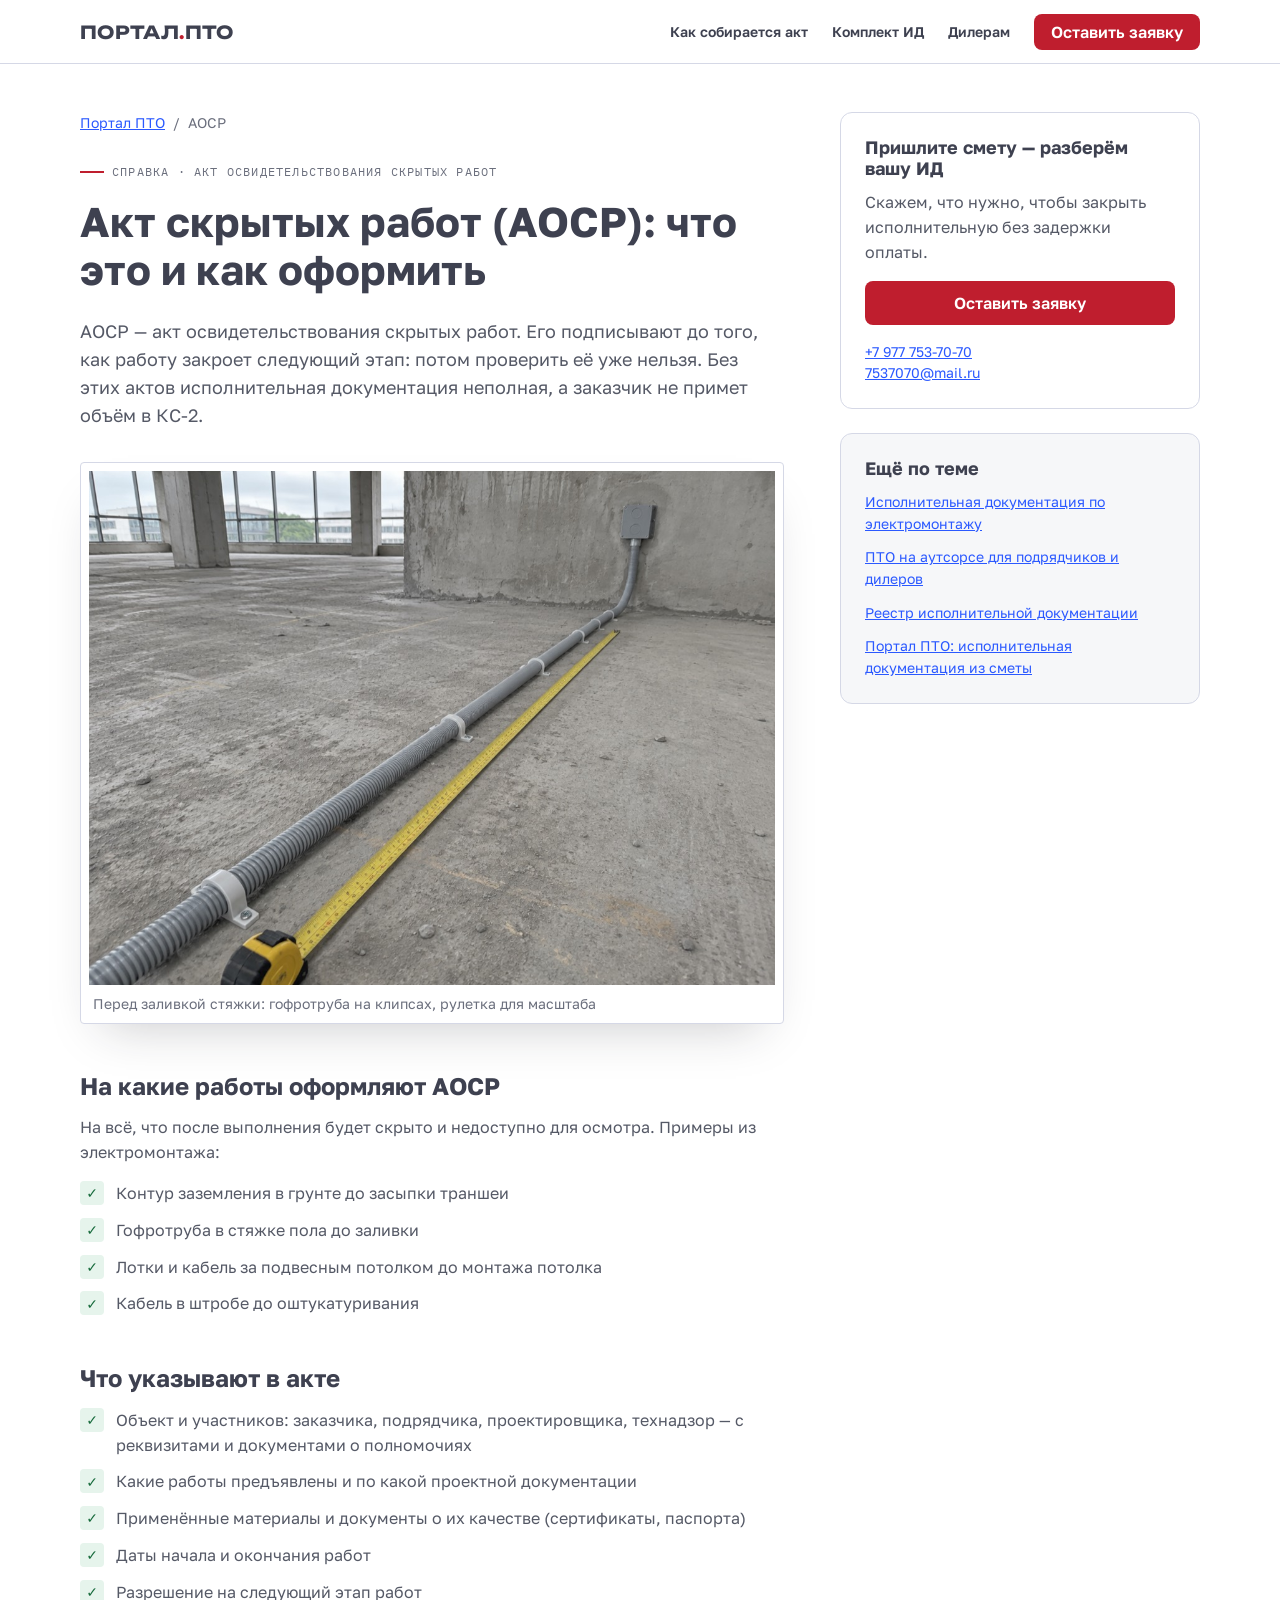
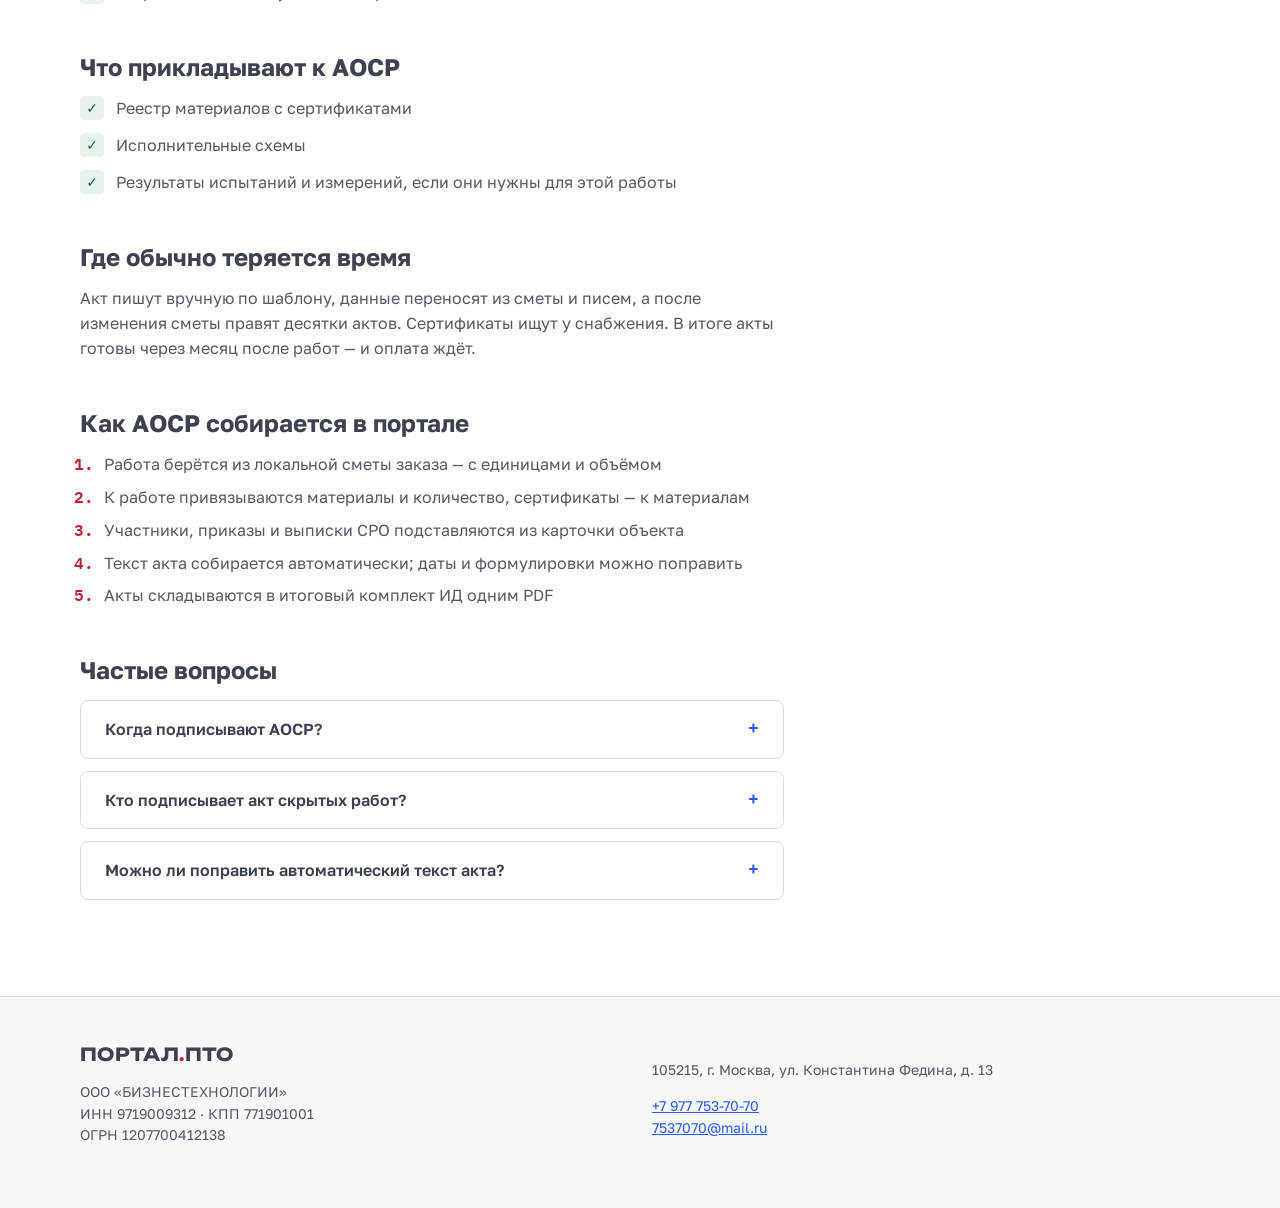
<file: akt-skrytyh-rabot-aosr/index.html>
<!doctype html>
<html lang="ru">
<head>
<meta charset="utf-8">
<meta name="viewport" content="width=device-width, initial-scale=1">
<title>Акт скрытых работ (АОСР): как оформить | Портал ПТО</title>
<meta name="description" content="Что такое АОСР, на какие работы его оформляют, что приложить к акту и как собрать акты скрытых работ из сметы автоматически. Пример по электромонтажу.">
<meta name="robots" content="index, follow, max-image-preview:large">
<link rel="icon" href="../favicon.svg" type="image/svg+xml">
<meta name="theme-color" content="#1e2029">
<meta property="og:type" content="article">
<meta property="og:locale" content="ru_RU">
<meta property="og:title" content="Акт скрытых работ (АОСР): что это и как оформить">
<meta property="og:description" content="Что такое АОСР, на какие работы его оформляют, что приложить к акту и как собрать акты скрытых работ из сметы автоматически. Пример по электромонтажу.">
<meta property="og:site_name" content="Портал ПТО">
<meta property="og:image" content="https://myznikovv.github.io/portal-pto-landing/og-image.png">
<meta property="og:url" content="https://myznikovv.github.io/portal-pto-landing/akt-skrytyh-rabot-aosr/">
<link rel="canonical" href="https://myznikovv.github.io/portal-pto-landing/akt-skrytyh-rabot-aosr/">
<meta name="twitter:card" content="summary_large_image">
<link rel="preconnect" href="https://fonts.googleapis.com">
<link href="https://fonts.googleapis.com/css2?family=Unbounded:wght@500;700&family=Golos+Text:wght@400;600;700&family=IBM+Plex+Mono:wght@400;600&display=swap" rel="stylesheet">
<link rel="stylesheet" href="../design/tokens.css">
<link rel="stylesheet" href="../design/components.css">
<link rel="stylesheet" href="../site.css">
<link rel="stylesheet" href="../article.css">
<script type="application/ld+json">{"@context": "https://schema.org", "@graph": [{"@type": "WebPage", "@id": "https://myznikovv.github.io/portal-pto-landing/akt-skrytyh-rabot-aosr/", "url": "https://myznikovv.github.io/portal-pto-landing/akt-skrytyh-rabot-aosr/", "name": "Акт скрытых работ (АОСР): что это и как оформить", "description": "Что такое АОСР, на какие работы его оформляют, что приложить к акту и как собрать акты скрытых работ из сметы автоматически. Пример по электромонтажу.", "inLanguage": "ru-RU", "isPartOf": {"@id": "https://myznikovv.github.io/portal-pto-landing/"}, "publisher": {"@id": "https://myznikovv.github.io/portal-pto-landing/#org"}}, {"@type": "BreadcrumbList", "itemListElement": [{"@type": "ListItem", "position": 1, "name": "Портал ПТО", "item": "https://myznikovv.github.io/portal-pto-landing/"}, {"@type": "ListItem", "position": 2, "name": "АОСР", "item": "https://myznikovv.github.io/portal-pto-landing/akt-skrytyh-rabot-aosr/"}]}, {"@type": "FAQPage", "mainEntity": [{"@type": "Question", "name": "Когда подписывают АОСР?", "acceptedAnswer": {"@type": "Answer", "text": "До того, как работу закроет следующий этап. Если работу уже скрыли, подтвердить её качество и объём без вскрытия нельзя."}}, {"@type": "Question", "name": "Кто подписывает акт скрытых работ?", "acceptedAnswer": {"@type": "Answer", "text": "Представители участников строительства, указанные в акте: как правило, заказчик (или технадзор), подрядчик и при необходимости проектировщик. Состав зависит от объекта и договора."}}, {"@type": "Question", "name": "Можно ли поправить автоматический текст акта?", "acceptedAnswer": {"@type": "Answer", "text": "Да. Портал собирает текст из сметы, но даты и формулировки редактируются вручную, а исправленный акт попадает в комплект."}}]}]}</script>
</head>
<body class="article-page">
<div class="head"><div class="container">
  <a class="brand" href="../">Портал<i>.</i>ПТО</a>
  <nav class="nav" aria-label="Разделы">
    <a href="../#s4">Как собирается акт</a><a href="../#s5">Комплект ИД</a><a href="../#s7">Дилерам</a>
    <a class="btn btn-cta" href="../#s9">Оставить заявку</a>
  </nav>
</div></div>
<main class="article">
<div class="container article-grid">
  <article>
    <nav class="crumbs" aria-label="Навигационная цепочка"><a href="../">Портал ПТО</a><span aria-hidden="true">/</span><span>АОСР</span></nav>
    <span class="sheet">Справка · акт освидетельствования скрытых работ</span>
    <h1>Акт скрытых работ (АОСР): что это и как оформить</h1>
    <p class="lead">АОСР — акт освидетельствования скрытых работ. Его подписывают до того, как работу закроет следующий этап: потом проверить её уже нельзя. Без этих актов исполнительная документация неполная, а заказчик не примет объём в КС-2.</p>
    <figure class="site-photo"><img src="../assets/photo/gofra.jpg" alt="Гофротруба ПНД в стяжке пола до заливки: работу закроют — осмотреть её уже будет нельзя (пример)" width="1100" height="829" loading="lazy"><figcaption><span>Перед заливкой стяжки: гофротруба на клипсах, рулетка для масштаба</span></figcaption></figure>
    <h2>На какие работы оформляют АОСР</h2><p>На всё, что после выполнения будет скрыто и недоступно для осмотра. Примеры из электромонтажа:</p><ul class="checks"><li>Контур заземления в грунте до засыпки траншеи</li><li>Гофротруба в стяжке пола до заливки</li><li>Лотки и кабель за подвесным потолком до монтажа потолка</li><li>Кабель в штробе до оштукатуривания</li></ul><h2>Что указывают в акте</h2><ul class="checks"><li>Объект и участников: заказчика, подрядчика, проектировщика, технадзор — с реквизитами и документами о полномочиях</li><li>Какие работы предъявлены и по какой проектной документации</li><li>Применённые материалы и документы о их качестве (сертификаты, паспорта)</li><li>Даты начала и окончания работ</li><li>Разрешение на следующий этап работ</li></ul><h2>Что прикладывают к АОСР</h2><ul class="checks"><li>Реестр материалов с сертификатами</li><li>Исполнительные схемы</li><li>Результаты испытаний и измерений, если они нужны для этой работы</li></ul><h2>Где обычно теряется время</h2><p>Акт пишут вручную по шаблону, данные переносят из сметы и писем, а после изменения сметы правят десятки актов. Сертификаты ищут у снабжения. В итоге акты готовы через месяц после работ — и оплата ждёт.</p><h2>Как АОСР собирается в портале</h2><ol class="steps-list"><li>Работа берётся из локальной сметы заказа — с единицами и объёмом</li><li>К работе привязываются материалы и количество, сертификаты — к материалам</li><li>Участники, приказы и выписки СРО подставляются из карточки объекта</li><li>Текст акта собирается автоматически; даты и формулировки можно поправить</li><li>Акты складываются в итоговый комплект ИД одним PDF</li></ol>
    <h2>Частые вопросы</h2>
    <div class="faq"><details class="faq-item"><summary>Когда подписывают АОСР?</summary><p>До того, как работу закроет следующий этап. Если работу уже скрыли, подтвердить её качество и объём без вскрытия нельзя.</p></details><details class="faq-item"><summary>Кто подписывает акт скрытых работ?</summary><p>Представители участников строительства, указанные в акте: как правило, заказчик (или технадзор), подрядчик и при необходимости проектировщик. Состав зависит от объекта и договора.</p></details><details class="faq-item"><summary>Можно ли поправить автоматический текст акта?</summary><p>Да. Портал собирает текст из сметы, но даты и формулировки редактируются вручную, а исправленный акт попадает в комплект.</p></details></div>
  </article>
  <aside class="article-side">
    <div class="card">
      <h2 class="side-h">Пришлите смету — разберём вашу ИД</h2>
      <p>Скажем, что нужно, чтобы закрыть исполнительную без задержки оплаты.</p>
      <a class="btn btn-cta" href="../#s9">Оставить заявку</a>
      <p class="side-contact"><a href="tel:+79777537070">+7 977 753-70-70</a><br><a href="mailto:7537070@mail.ru">7537070@mail.ru</a></p>
    </div>
    <div class="card is-paper">
      <h2 class="side-h">Ещё по теме</h2>
      <ul class="more"><li><a href="../ispolnitelnaya-dokumentaciya-elektromontazh/">Исполнительная документация по электромонтажу</a></li><li><a href="../pto-na-autsorse/">ПТО на аутсорсе для подрядчиков и дилеров</a></li><li><a href="../reestr-ispolnitelnoy-dokumentacii/">Реестр исполнительной документации</a></li><li><a href="../">Портал ПТО: исполнительная документация из сметы</a></li></ul>
    </div>
  </aside>
</div>
</main>
<footer class="foot"><div class="container">
  <div><a class="brand" href="../">Портал<i>.</i>ПТО</a><p>ООО «БИЗНЕСТЕХНОЛОГИИ»<br>ИНН 9719009312 · КПП 771901001<br>ОГРН 1207700412138</p></div>
  <div><p>105215, г. Москва, ул. Константина Федина, д. 13</p><p><a href="tel:+79777537070">+7 977 753-70-70</a><br><a href="mailto:7537070@mail.ru">7537070@mail.ru</a></p></div>
</div></footer>
</body>
</html>
</file>
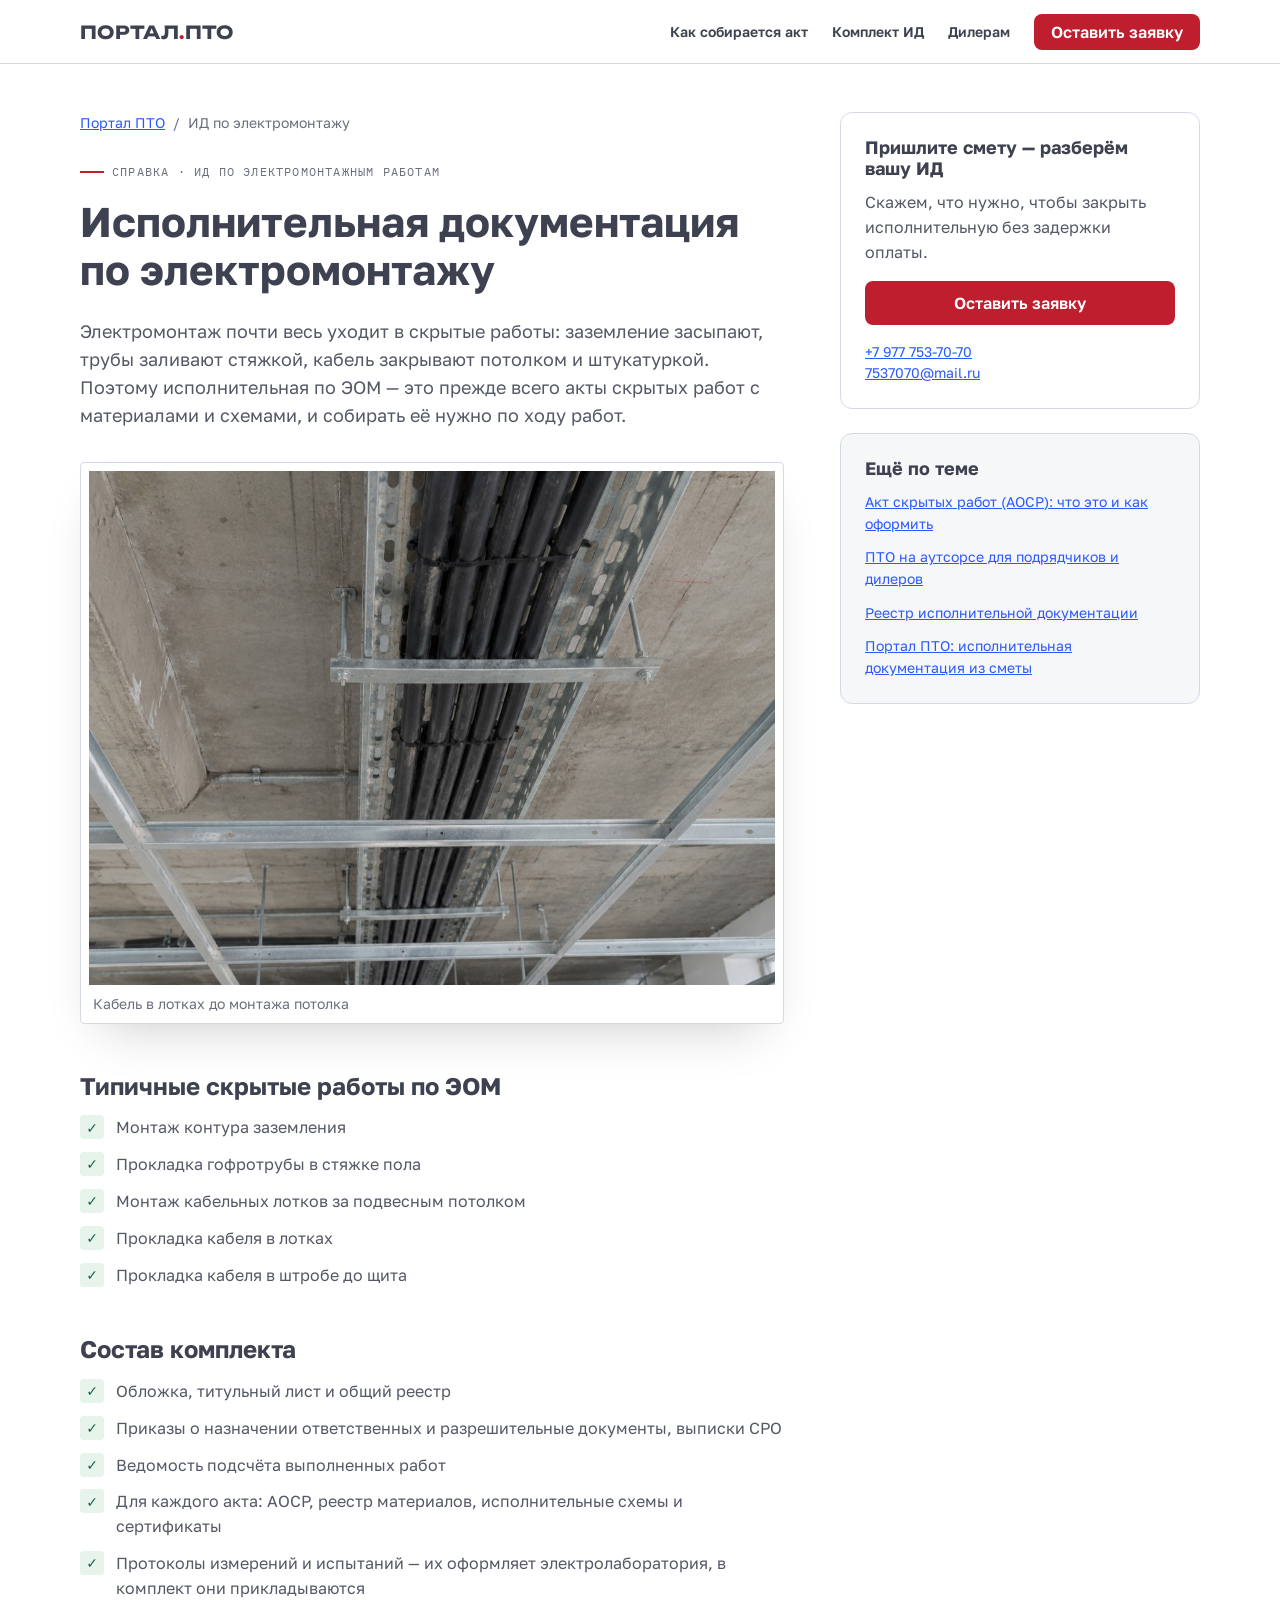
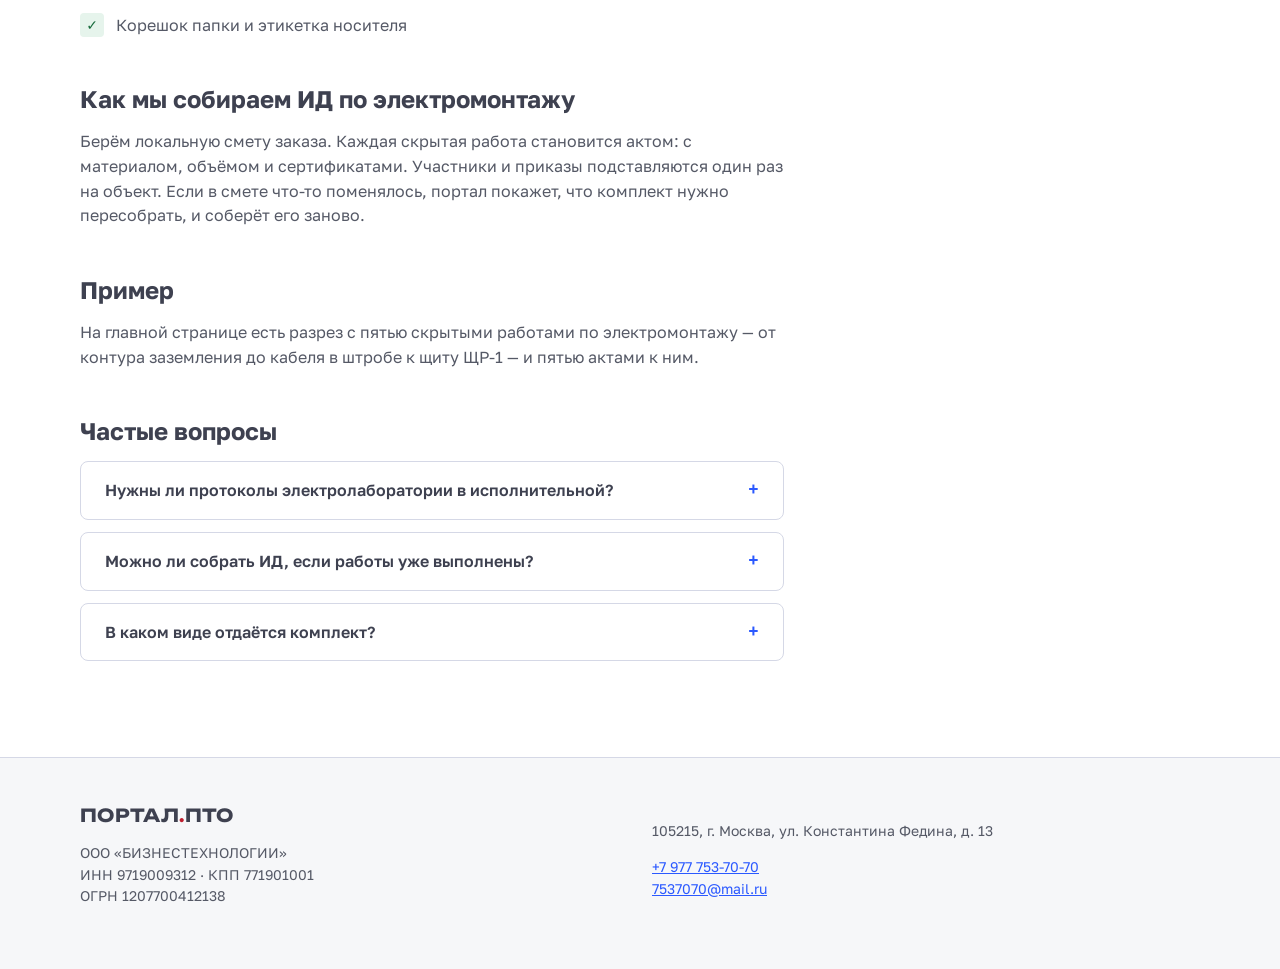
<file: ispolnitelnaya-dokumentaciya-elektromontazh/index.html>
<!doctype html>
<html lang="ru">
<head>
<meta charset="utf-8">
<meta name="viewport" content="width=device-width, initial-scale=1">
<title>Исполнительная документация по электромонтажу | Портал ПТО</title>
<meta name="description" content="Состав исполнительной документации по электромонтажным работам: АОСР на заземление, трубы, лотки и кабель, реестры, сертификаты, схемы. Собираем ИД из сметы в один PDF.">
<meta name="robots" content="index, follow, max-image-preview:large">
<link rel="icon" href="../favicon.svg" type="image/svg+xml">
<meta name="theme-color" content="#1e2029">
<meta property="og:type" content="article">
<meta property="og:locale" content="ru_RU">
<meta property="og:title" content="Исполнительная документация по электромонтажу">
<meta property="og:description" content="Состав исполнительной документации по электромонтажным работам: АОСР на заземление, трубы, лотки и кабель, реестры, сертификаты, схемы. Собираем ИД из сметы в один PDF.">
<meta property="og:site_name" content="Портал ПТО">
<meta property="og:image" content="https://myznikovv.github.io/portal-pto-landing/og-image.png">
<meta property="og:url" content="https://myznikovv.github.io/portal-pto-landing/ispolnitelnaya-dokumentaciya-elektromontazh/">
<link rel="canonical" href="https://myznikovv.github.io/portal-pto-landing/ispolnitelnaya-dokumentaciya-elektromontazh/">
<meta name="twitter:card" content="summary_large_image">
<link rel="preconnect" href="https://fonts.googleapis.com">
<link href="https://fonts.googleapis.com/css2?family=Unbounded:wght@500;700&family=Golos+Text:wght@400;600;700&family=IBM+Plex+Mono:wght@400;600&display=swap" rel="stylesheet">
<link rel="stylesheet" href="../design/tokens.css">
<link rel="stylesheet" href="../design/components.css">
<link rel="stylesheet" href="../site.css">
<link rel="stylesheet" href="../article.css">
<script type="application/ld+json">{"@context": "https://schema.org", "@graph": [{"@type": "WebPage", "@id": "https://myznikovv.github.io/portal-pto-landing/ispolnitelnaya-dokumentaciya-elektromontazh/", "url": "https://myznikovv.github.io/portal-pto-landing/ispolnitelnaya-dokumentaciya-elektromontazh/", "name": "Исполнительная документация по электромонтажу", "description": "Состав исполнительной документации по электромонтажным работам: АОСР на заземление, трубы, лотки и кабель, реестры, сертификаты, схемы. Собираем ИД из сметы в один PDF.", "inLanguage": "ru-RU", "isPartOf": {"@id": "https://myznikovv.github.io/portal-pto-landing/"}, "publisher": {"@id": "https://myznikovv.github.io/portal-pto-landing/#org"}}, {"@type": "BreadcrumbList", "itemListElement": [{"@type": "ListItem", "position": 1, "name": "Портал ПТО", "item": "https://myznikovv.github.io/portal-pto-landing/"}, {"@type": "ListItem", "position": 2, "name": "ИД по электромонтажу", "item": "https://myznikovv.github.io/portal-pto-landing/ispolnitelnaya-dokumentaciya-elektromontazh/"}]}, {"@type": "FAQPage", "mainEntity": [{"@type": "Question", "name": "Нужны ли протоколы электролаборатории в исполнительной?", "acceptedAnswer": {"@type": "Answer", "text": "Да, если измерения требуются для объекта: например, сопротивления изоляции и заземления. Протоколы делает электролаборатория, мы прикладываем их к комплекту."}}, {"@type": "Question", "name": "Можно ли собрать ИД, если работы уже выполнены?", "acceptedAnswer": {"@type": "Answer", "text": "Можно, если есть смета, данные об участниках и документы на материалы. Чем раньше начато оформление, тем меньше вопросов при приёмке."}}, {"@type": "Question", "name": "В каком виде отдаётся комплект?", "acceptedAnswer": {"@type": "Answer", "text": "Одним PDF в правильном порядке листов: обложка, реестр, приказы, ведомость, акты с приложениями."}}]}]}</script>
</head>
<body class="article-page">
<div class="head"><div class="container">
  <a class="brand" href="../">Портал<i>.</i>ПТО</a>
  <nav class="nav" aria-label="Разделы">
    <a href="../#s4">Как собирается акт</a><a href="../#s5">Комплект ИД</a><a href="../#s7">Дилерам</a>
    <a class="btn btn-cta" href="../#s9">Оставить заявку</a>
  </nav>
</div></div>
<main class="article">
<div class="container article-grid">
  <article>
    <nav class="crumbs" aria-label="Навигационная цепочка"><a href="../">Портал ПТО</a><span aria-hidden="true">/</span><span>ИД по электромонтажу</span></nav>
    <span class="sheet">Справка · ИД по электромонтажным работам</span>
    <h1>Исполнительная документация по электромонтажу</h1>
    <p class="lead">Электромонтаж почти весь уходит в скрытые работы: заземление засыпают, трубы заливают стяжкой, кабель закрывают потолком и штукатуркой. Поэтому исполнительная по ЭОМ — это прежде всего акты скрытых работ с материалами и схемами, и собирать её нужно по ходу работ.</p>
    <figure class="site-photo"><img src="../assets/photo/kabel.jpg" alt="Кабели в перфорированном лотке над каркасом подвесного потолка (пример)" width="1100" height="829" loading="lazy"><figcaption><span>Кабель в лотках до монтажа потолка</span></figcaption></figure>
    <h2>Типичные скрытые работы по ЭОМ</h2><ul class="checks"><li>Монтаж контура заземления</li><li>Прокладка гофротрубы в стяжке пола</li><li>Монтаж кабельных лотков за подвесным потолком</li><li>Прокладка кабеля в лотках</li><li>Прокладка кабеля в штробе до щита</li></ul><h2>Состав комплекта</h2><ul class="checks"><li>Обложка, титульный лист и общий реестр</li><li>Приказы о назначении ответственных и разрешительные документы, выписки СРО</li><li>Ведомость подсчёта выполненных работ</li><li>Для каждого акта: АОСР, реестр материалов, исполнительные схемы и сертификаты</li><li>Протоколы измерений и испытаний — их оформляет электролаборатория, в комплект они прикладываются</li><li>Корешок папки и этикетка носителя</li></ul><h2>Как мы собираем ИД по электромонтажу</h2><p>Берём локальную смету заказа. Каждая скрытая работа становится актом: с материалом, объёмом и сертификатами. Участники и приказы подставляются один раз на объект. Если в смете что-то поменялось, портал покажет, что комплект нужно пересобрать, и соберёт его заново.</p><h2>Пример</h2><p>На главной странице есть разрез с пятью скрытыми работами по электромонтажу — от контура заземления до кабеля в штробе к щиту ЩР-1 — и пятью актами к ним.</p>
    <h2>Частые вопросы</h2>
    <div class="faq"><details class="faq-item"><summary>Нужны ли протоколы электролаборатории в исполнительной?</summary><p>Да, если измерения требуются для объекта: например, сопротивления изоляции и заземления. Протоколы делает электролаборатория, мы прикладываем их к комплекту.</p></details><details class="faq-item"><summary>Можно ли собрать ИД, если работы уже выполнены?</summary><p>Можно, если есть смета, данные об участниках и документы на материалы. Чем раньше начато оформление, тем меньше вопросов при приёмке.</p></details><details class="faq-item"><summary>В каком виде отдаётся комплект?</summary><p>Одним PDF в правильном порядке листов: обложка, реестр, приказы, ведомость, акты с приложениями.</p></details></div>
  </article>
  <aside class="article-side">
    <div class="card">
      <h2 class="side-h">Пришлите смету — разберём вашу ИД</h2>
      <p>Скажем, что нужно, чтобы закрыть исполнительную без задержки оплаты.</p>
      <a class="btn btn-cta" href="../#s9">Оставить заявку</a>
      <p class="side-contact"><a href="tel:+79777537070">+7 977 753-70-70</a><br><a href="mailto:7537070@mail.ru">7537070@mail.ru</a></p>
    </div>
    <div class="card is-paper">
      <h2 class="side-h">Ещё по теме</h2>
      <ul class="more"><li><a href="../akt-skrytyh-rabot-aosr/">Акт скрытых работ (АОСР): что это и как оформить</a></li><li><a href="../pto-na-autsorse/">ПТО на аутсорсе для подрядчиков и дилеров</a></li><li><a href="../reestr-ispolnitelnoy-dokumentacii/">Реестр исполнительной документации</a></li><li><a href="../">Портал ПТО: исполнительная документация из сметы</a></li></ul>
    </div>
  </aside>
</div>
</main>
<footer class="foot"><div class="container">
  <div><a class="brand" href="../">Портал<i>.</i>ПТО</a><p>ООО «БИЗНЕСТЕХНОЛОГИИ»<br>ИНН 9719009312 · КПП 771901001<br>ОГРН 1207700412138</p></div>
  <div><p>105215, г. Москва, ул. Константина Федина, д. 13</p><p><a href="tel:+79777537070">+7 977 753-70-70</a><br><a href="mailto:7537070@mail.ru">7537070@mail.ru</a></p></div>
</div></footer>
</body>
</html>
</file>
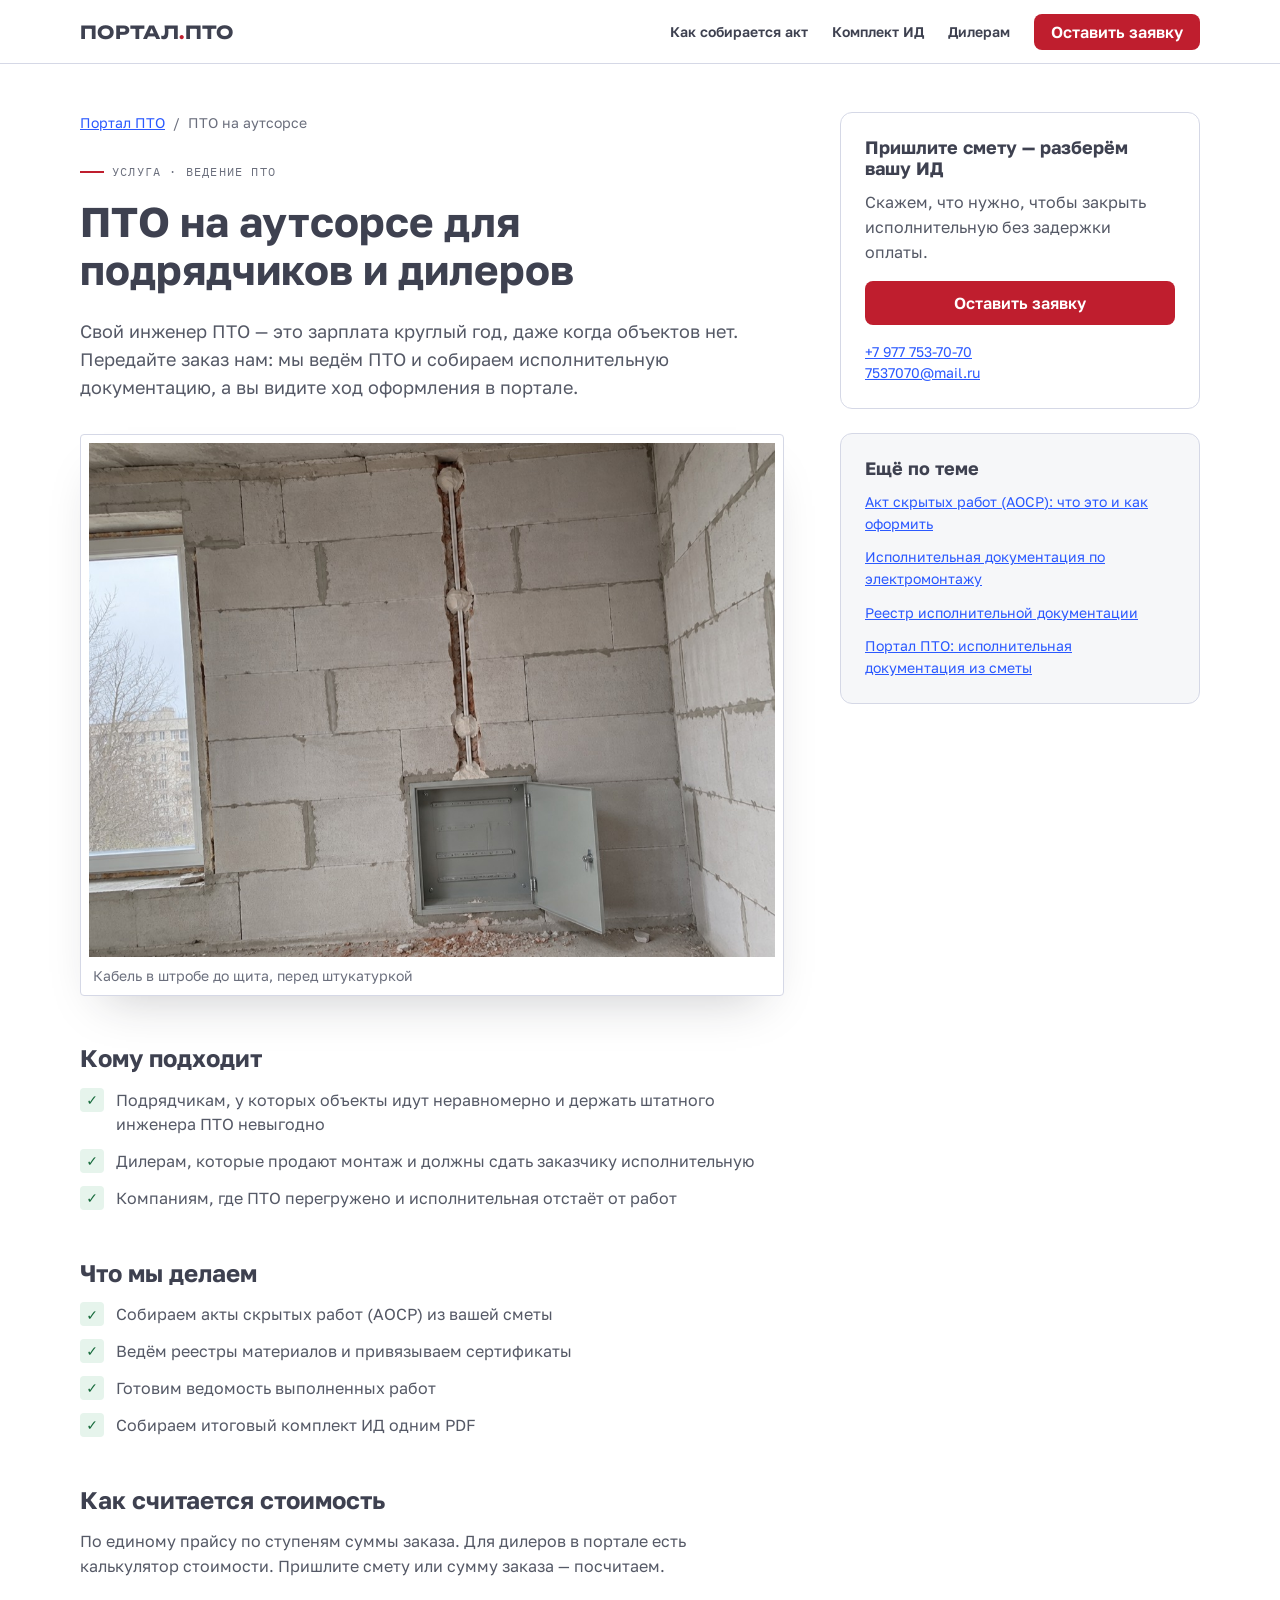
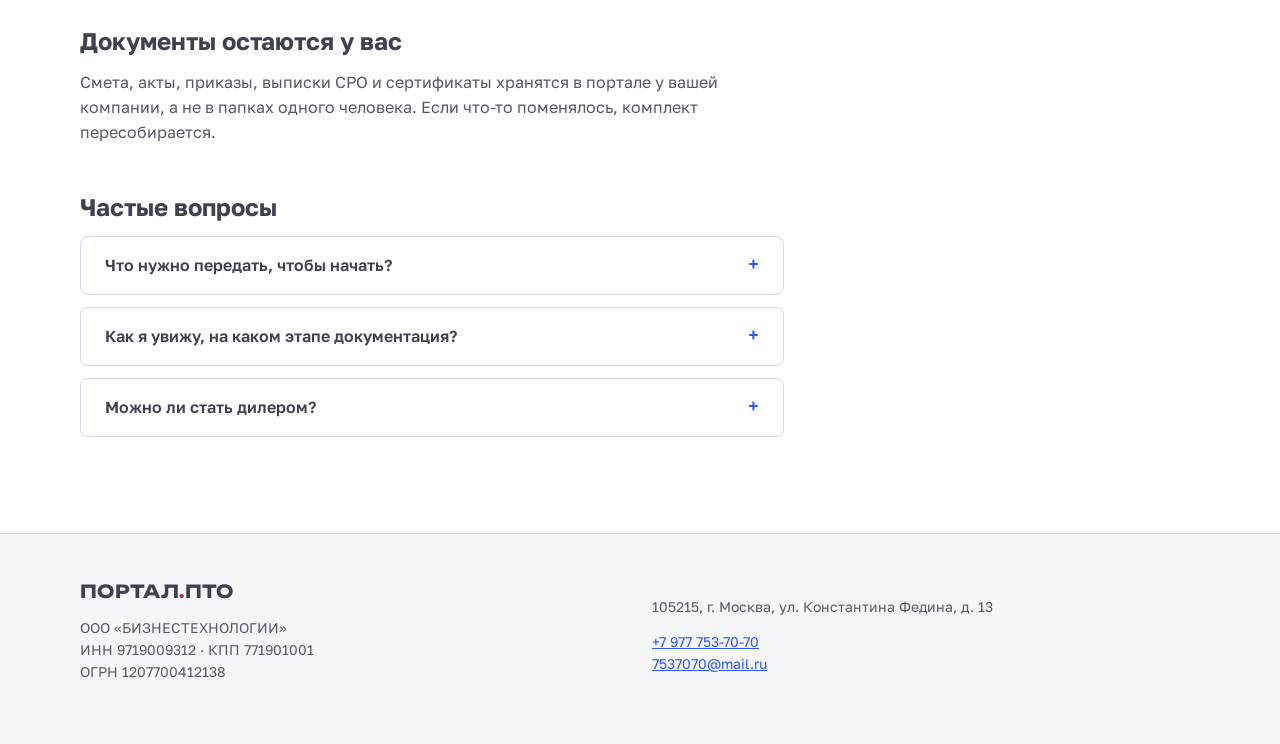
<file: pto-na-autsorse/index.html>
<!doctype html>
<html lang="ru">
<head>
<meta charset="utf-8">
<meta name="viewport" content="width=device-width, initial-scale=1">
<title>ПТО на аутсорсе для подрядчиков и дилеров | Портал ПТО</title>
<meta name="description" content="Передайте ПТО на аутсорс: оформим исполнительную документацию, АОСР и реестры по вашему заказу. Стоимость по прайсу от суммы заказа, ход работ виден в портале.">
<meta name="robots" content="index, follow, max-image-preview:large">
<link rel="icon" href="../favicon.svg" type="image/svg+xml">
<meta name="theme-color" content="#1e2029">
<meta property="og:type" content="article">
<meta property="og:locale" content="ru_RU">
<meta property="og:title" content="ПТО на аутсорсе для подрядчиков и дилеров">
<meta property="og:description" content="Передайте ПТО на аутсорс: оформим исполнительную документацию, АОСР и реестры по вашему заказу. Стоимость по прайсу от суммы заказа, ход работ виден в портале.">
<meta property="og:site_name" content="Портал ПТО">
<meta property="og:image" content="https://myznikovv.github.io/portal-pto-landing/og-image.png">
<meta property="og:url" content="https://myznikovv.github.io/portal-pto-landing/pto-na-autsorse/">
<link rel="canonical" href="https://myznikovv.github.io/portal-pto-landing/pto-na-autsorse/">
<meta name="twitter:card" content="summary_large_image">
<link rel="preconnect" href="https://fonts.googleapis.com">
<link href="https://fonts.googleapis.com/css2?family=Unbounded:wght@500;700&family=Golos+Text:wght@400;600;700&family=IBM+Plex+Mono:wght@400;600&display=swap" rel="stylesheet">
<link rel="stylesheet" href="../design/tokens.css">
<link rel="stylesheet" href="../design/components.css">
<link rel="stylesheet" href="../site.css">
<link rel="stylesheet" href="../article.css">
<script type="application/ld+json">{"@context": "https://schema.org", "@graph": [{"@type": "WebPage", "@id": "https://myznikovv.github.io/portal-pto-landing/pto-na-autsorse/", "url": "https://myznikovv.github.io/portal-pto-landing/pto-na-autsorse/", "name": "ПТО на аутсорсе для подрядчиков и дилеров", "description": "Передайте ПТО на аутсорс: оформим исполнительную документацию, АОСР и реестры по вашему заказу. Стоимость по прайсу от суммы заказа, ход работ виден в портале.", "inLanguage": "ru-RU", "isPartOf": {"@id": "https://myznikovv.github.io/portal-pto-landing/"}, "publisher": {"@id": "https://myznikovv.github.io/portal-pto-landing/#org"}}, {"@type": "BreadcrumbList", "itemListElement": [{"@type": "ListItem", "position": 1, "name": "Портал ПТО", "item": "https://myznikovv.github.io/portal-pto-landing/"}, {"@type": "ListItem", "position": 2, "name": "ПТО на аутсорсе", "item": "https://myznikovv.github.io/portal-pto-landing/pto-na-autsorse/"}]}, {"@type": "FAQPage", "mainEntity": [{"@type": "Question", "name": "Что нужно передать, чтобы начать?", "acceptedAnswer": {"@type": "Answer", "text": "Смету заказа, данные об участниках объекта и документы на материалы. Остальное уточним при разборе объекта."}}, {"@type": "Question", "name": "Как я увижу, на каком этапе документация?", "acceptedAnswer": {"@type": "Answer", "text": "Ход оформления виден в портале: какие акты собраны, что на проверке и что ждёт документов."}}, {"@type": "Question", "name": "Можно ли стать дилером?", "acceptedAnswer": {"@type": "Answer", "text": "Да. Оставьте заявку с пометкой «Стать дилером» — расскажем про прайс и калькулятор."}}]}]}</script>
</head>
<body class="article-page">
<div class="head"><div class="container">
  <a class="brand" href="../">Портал<i>.</i>ПТО</a>
  <nav class="nav" aria-label="Разделы">
    <a href="../#s4">Как собирается акт</a><a href="../#s5">Комплект ИД</a><a href="../#s7">Дилерам</a>
    <a class="btn btn-cta" href="../#s9">Оставить заявку</a>
  </nav>
</div></div>
<main class="article">
<div class="container article-grid">
  <article>
    <nav class="crumbs" aria-label="Навигационная цепочка"><a href="../">Портал ПТО</a><span aria-hidden="true">/</span><span>ПТО на аутсорсе</span></nav>
    <span class="sheet">Услуга · ведение ПТО</span>
    <h1>ПТО на аутсорсе для подрядчиков и дилеров</h1>
    <p class="lead">Свой инженер ПТО — это зарплата круглый год, даже когда объектов нет. Передайте заказ нам: мы ведём ПТО и собираем исполнительную документацию, а вы видите ход оформления в портале.</p>
    <figure class="site-photo"><img src="../assets/photo/shtroba.jpg" alt="Кабель в штробе стены из газобетона, внизу пустой щит (пример)" width="1100" height="829" loading="lazy"><figcaption><span>Кабель в штробе до щита, перед штукатуркой</span></figcaption></figure>
    <h2>Кому подходит</h2><ul class="checks"><li>Подрядчикам, у которых объекты идут неравномерно и держать штатного инженера ПТО невыгодно</li><li>Дилерам, которые продают монтаж и должны сдать заказчику исполнительную</li><li>Компаниям, где ПТО перегружено и исполнительная отстаёт от работ</li></ul><h2>Что мы делаем</h2><ul class="checks"><li>Собираем акты скрытых работ (АОСР) из вашей сметы</li><li>Ведём реестры материалов и привязываем сертификаты</li><li>Готовим ведомость выполненных работ</li><li>Собираем итоговый комплект ИД одним PDF</li></ul><h2>Как считается стоимость</h2><p>По единому прайсу по ступеням суммы заказа. Для дилеров в портале есть калькулятор стоимости. Пришлите смету или сумму заказа — посчитаем.</p><h2>Документы остаются у вас</h2><p>Смета, акты, приказы, выписки СРО и сертификаты хранятся в портале у вашей компании, а не в папках одного человека. Если что-то поменялось, комплект пересобирается.</p>
    <h2>Частые вопросы</h2>
    <div class="faq"><details class="faq-item"><summary>Что нужно передать, чтобы начать?</summary><p>Смету заказа, данные об участниках объекта и документы на материалы. Остальное уточним при разборе объекта.</p></details><details class="faq-item"><summary>Как я увижу, на каком этапе документация?</summary><p>Ход оформления виден в портале: какие акты собраны, что на проверке и что ждёт документов.</p></details><details class="faq-item"><summary>Можно ли стать дилером?</summary><p>Да. Оставьте заявку с пометкой «Стать дилером» — расскажем про прайс и калькулятор.</p></details></div>
  </article>
  <aside class="article-side">
    <div class="card">
      <h2 class="side-h">Пришлите смету — разберём вашу ИД</h2>
      <p>Скажем, что нужно, чтобы закрыть исполнительную без задержки оплаты.</p>
      <a class="btn btn-cta" href="../#s9">Оставить заявку</a>
      <p class="side-contact"><a href="tel:+79777537070">+7 977 753-70-70</a><br><a href="mailto:7537070@mail.ru">7537070@mail.ru</a></p>
    </div>
    <div class="card is-paper">
      <h2 class="side-h">Ещё по теме</h2>
      <ul class="more"><li><a href="../akt-skrytyh-rabot-aosr/">Акт скрытых работ (АОСР): что это и как оформить</a></li><li><a href="../ispolnitelnaya-dokumentaciya-elektromontazh/">Исполнительная документация по электромонтажу</a></li><li><a href="../reestr-ispolnitelnoy-dokumentacii/">Реестр исполнительной документации</a></li><li><a href="../">Портал ПТО: исполнительная документация из сметы</a></li></ul>
    </div>
  </aside>
</div>
</main>
<footer class="foot"><div class="container">
  <div><a class="brand" href="../">Портал<i>.</i>ПТО</a><p>ООО «БИЗНЕСТЕХНОЛОГИИ»<br>ИНН 9719009312 · КПП 771901001<br>ОГРН 1207700412138</p></div>
  <div><p>105215, г. Москва, ул. Константина Федина, д. 13</p><p><a href="tel:+79777537070">+7 977 753-70-70</a><br><a href="mailto:7537070@mail.ru">7537070@mail.ru</a></p></div>
</div></footer>
</body>
</html>
</file>
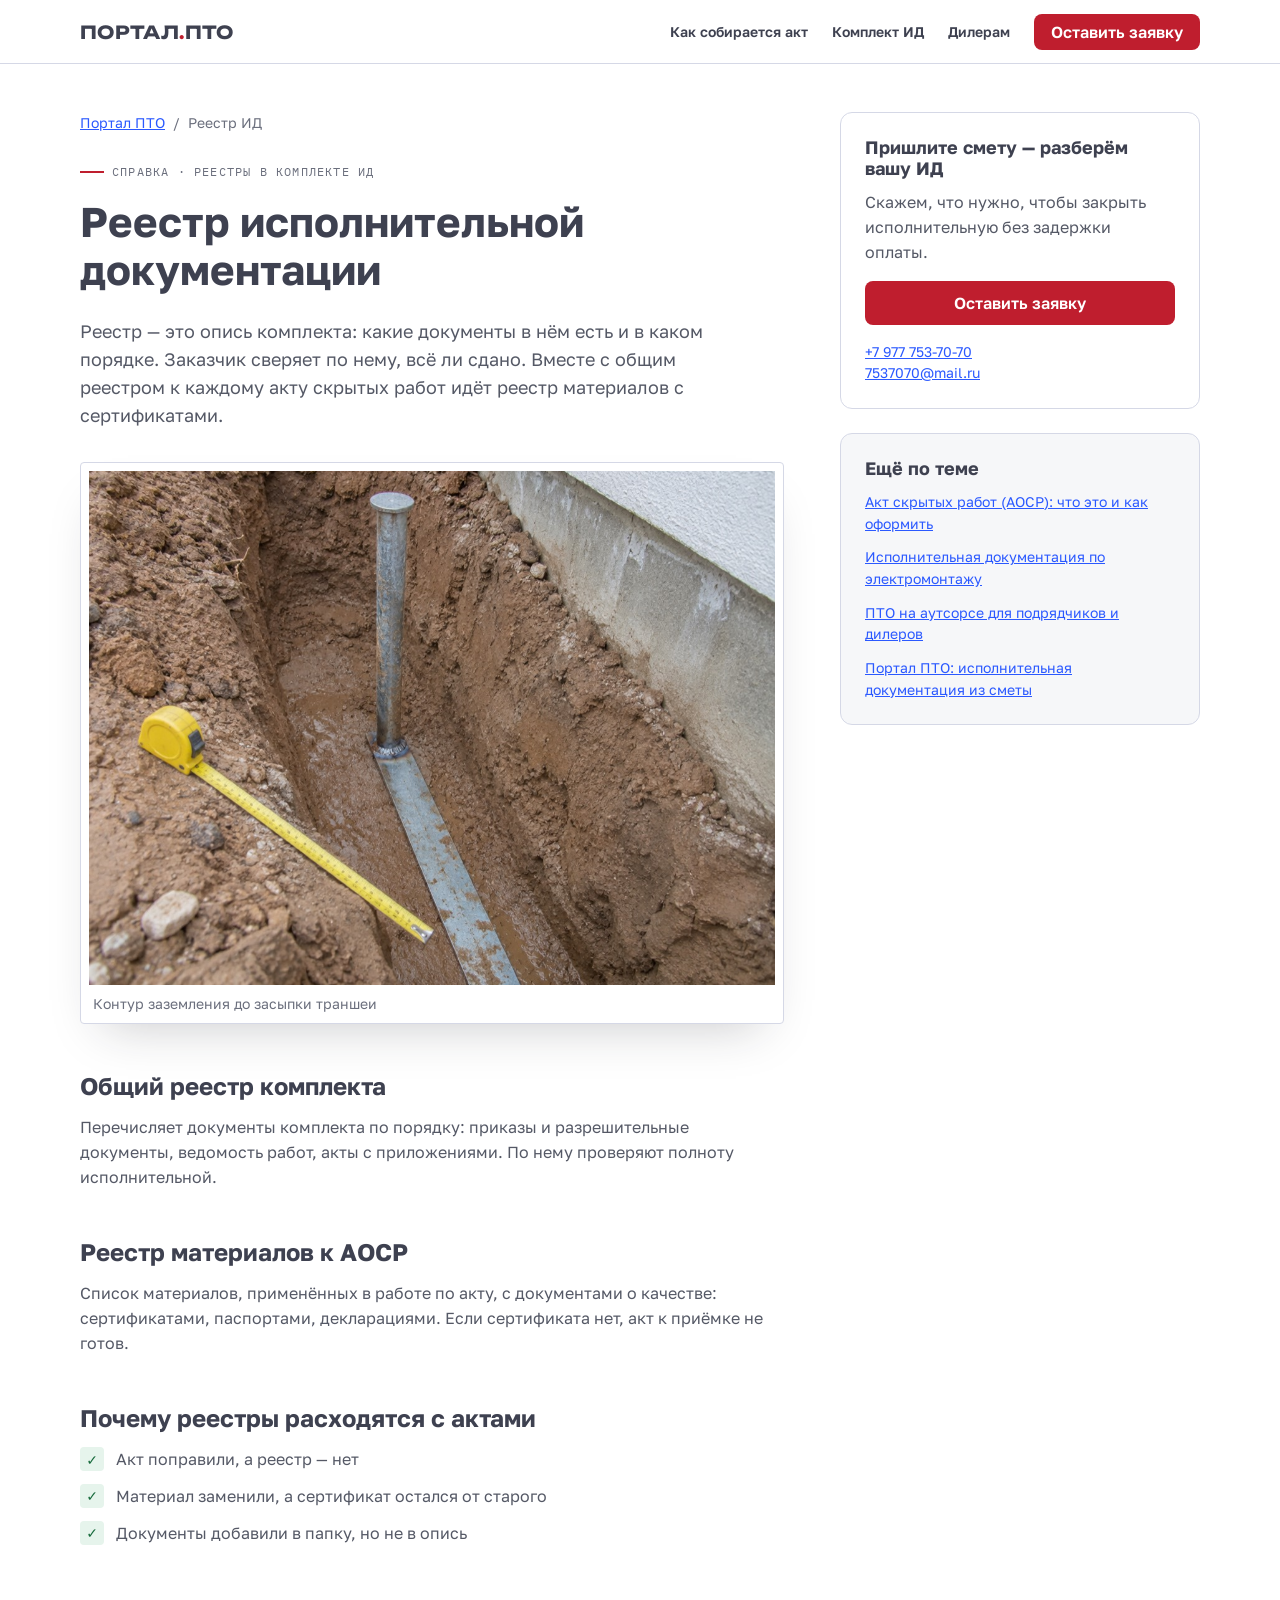
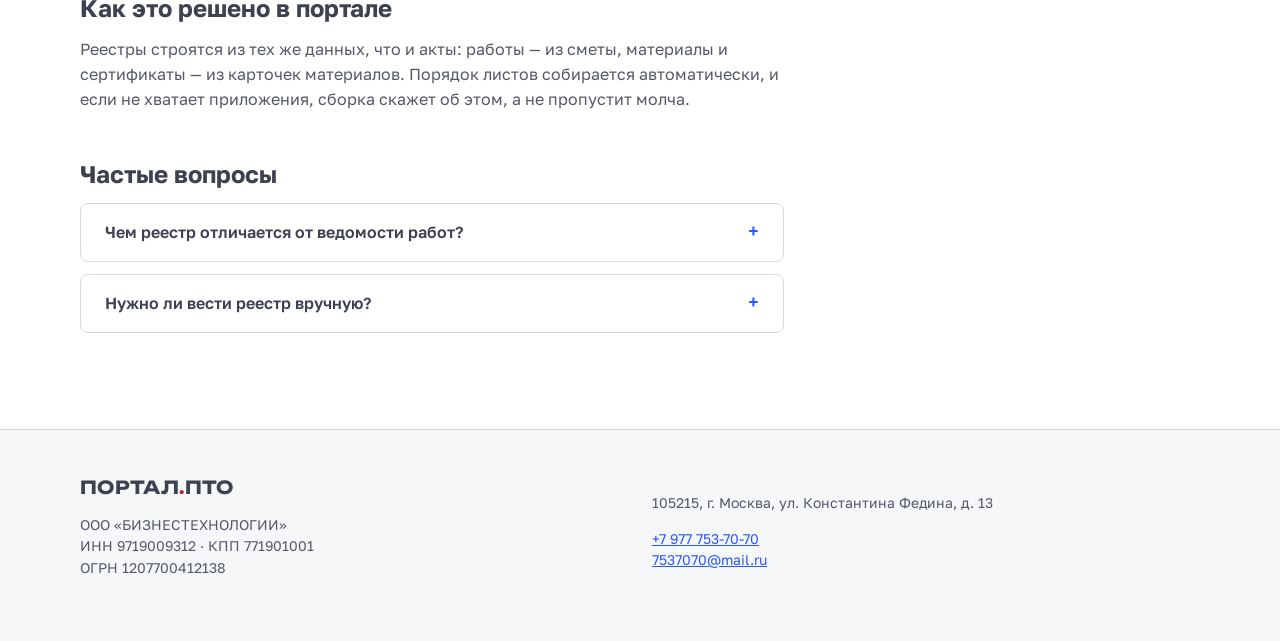
<file: reestr-ispolnitelnoy-dokumentacii/index.html>
<!doctype html>
<html lang="ru">
<head>
<meta charset="utf-8">
<meta name="viewport" content="width=device-width, initial-scale=1">
<title>Реестр исполнительной документации: что в него входит | Портал ПТО</title>
<meta name="description" content="Реестр исполнительной документации и реестры материалов к АОСР: что в них указывают и как собрать их автоматически вместе с актами и сертификатами в один PDF.">
<meta name="robots" content="index, follow, max-image-preview:large">
<link rel="icon" href="../favicon.svg" type="image/svg+xml">
<meta name="theme-color" content="#1e2029">
<meta property="og:type" content="article">
<meta property="og:locale" content="ru_RU">
<meta property="og:title" content="Реестр исполнительной документации">
<meta property="og:description" content="Реестр исполнительной документации и реестры материалов к АОСР: что в них указывают и как собрать их автоматически вместе с актами и сертификатами в один PDF.">
<meta property="og:site_name" content="Портал ПТО">
<meta property="og:image" content="https://myznikovv.github.io/portal-pto-landing/og-image.png">
<meta property="og:url" content="https://myznikovv.github.io/portal-pto-landing/reestr-ispolnitelnoy-dokumentacii/">
<link rel="canonical" href="https://myznikovv.github.io/portal-pto-landing/reestr-ispolnitelnoy-dokumentacii/">
<meta name="twitter:card" content="summary_large_image">
<link rel="preconnect" href="https://fonts.googleapis.com">
<link href="https://fonts.googleapis.com/css2?family=Unbounded:wght@500;700&family=Golos+Text:wght@400;600;700&family=IBM+Plex+Mono:wght@400;600&display=swap" rel="stylesheet">
<link rel="stylesheet" href="../design/tokens.css">
<link rel="stylesheet" href="../design/components.css">
<link rel="stylesheet" href="../site.css">
<link rel="stylesheet" href="../article.css">
<script type="application/ld+json">{"@context": "https://schema.org", "@graph": [{"@type": "WebPage", "@id": "https://myznikovv.github.io/portal-pto-landing/reestr-ispolnitelnoy-dokumentacii/", "url": "https://myznikovv.github.io/portal-pto-landing/reestr-ispolnitelnoy-dokumentacii/", "name": "Реестр исполнительной документации", "description": "Реестр исполнительной документации и реестры материалов к АОСР: что в них указывают и как собрать их автоматически вместе с актами и сертификатами в один PDF.", "inLanguage": "ru-RU", "isPartOf": {"@id": "https://myznikovv.github.io/portal-pto-landing/"}, "publisher": {"@id": "https://myznikovv.github.io/portal-pto-landing/#org"}}, {"@type": "BreadcrumbList", "itemListElement": [{"@type": "ListItem", "position": 1, "name": "Портал ПТО", "item": "https://myznikovv.github.io/portal-pto-landing/"}, {"@type": "ListItem", "position": 2, "name": "Реестр ИД", "item": "https://myznikovv.github.io/portal-pto-landing/reestr-ispolnitelnoy-dokumentacii/"}]}, {"@type": "FAQPage", "mainEntity": [{"@type": "Question", "name": "Чем реестр отличается от ведомости работ?", "acceptedAnswer": {"@type": "Answer", "text": "Реестр — опись документов комплекта. Ведомость подсчёта выполненных работ — перечень работ и объёмов."}}, {"@type": "Question", "name": "Нужно ли вести реестр вручную?", "acceptedAnswer": {"@type": "Answer", "text": "В портале нет: реестры собираются из сметы, актов и материалов, а при изменениях пересобираются вместе с комплектом."}}]}]}</script>
</head>
<body class="article-page">
<div class="head"><div class="container">
  <a class="brand" href="../">Портал<i>.</i>ПТО</a>
  <nav class="nav" aria-label="Разделы">
    <a href="../#s4">Как собирается акт</a><a href="../#s5">Комплект ИД</a><a href="../#s7">Дилерам</a>
    <a class="btn btn-cta" href="../#s9">Оставить заявку</a>
  </nav>
</div></div>
<main class="article">
<div class="container article-grid">
  <article>
    <nav class="crumbs" aria-label="Навигационная цепочка"><a href="../">Портал ПТО</a><span aria-hidden="true">/</span><span>Реестр ИД</span></nav>
    <span class="sheet">Справка · реестры в комплекте ИД</span>
    <h1>Реестр исполнительной документации</h1>
    <p class="lead">Реестр — это опись комплекта: какие документы в нём есть и в каком порядке. Заказчик сверяет по нему, всё ли сдано. Вместе с общим реестром к каждому акту скрытых работ идёт реестр материалов с сертификатами.</p>
    <figure class="site-photo"><img src="../assets/photo/zazem.jpg" alt="Полоса заземления 40×4 в траншее у фундамента, приварена к вертикальному электроду (пример)" width="1100" height="829" loading="lazy"><figcaption><span>Контур заземления до засыпки траншеи</span></figcaption></figure>
    <h2>Общий реестр комплекта</h2><p>Перечисляет документы комплекта по порядку: приказы и разрешительные документы, ведомость работ, акты с приложениями. По нему проверяют полноту исполнительной.</p><h2>Реестр материалов к АОСР</h2><p>Список материалов, применённых в работе по акту, с документами о качестве: сертификатами, паспортами, декларациями. Если сертификата нет, акт к приёмке не готов.</p><h2>Почему реестры расходятся с актами</h2><ul class="checks"><li>Акт поправили, а реестр — нет</li><li>Материал заменили, а сертификат остался от старого</li><li>Документы добавили в папку, но не в опись</li></ul><h2>Как это решено в портале</h2><p>Реестры строятся из тех же данных, что и акты: работы — из сметы, материалы и сертификаты — из карточек материалов. Порядок листов собирается автоматически, и если не хватает приложения, сборка скажет об этом, а не пропустит молча.</p>
    <h2>Частые вопросы</h2>
    <div class="faq"><details class="faq-item"><summary>Чем реестр отличается от ведомости работ?</summary><p>Реестр — опись документов комплекта. Ведомость подсчёта выполненных работ — перечень работ и объёмов.</p></details><details class="faq-item"><summary>Нужно ли вести реестр вручную?</summary><p>В портале нет: реестры собираются из сметы, актов и материалов, а при изменениях пересобираются вместе с комплектом.</p></details></div>
  </article>
  <aside class="article-side">
    <div class="card">
      <h2 class="side-h">Пришлите смету — разберём вашу ИД</h2>
      <p>Скажем, что нужно, чтобы закрыть исполнительную без задержки оплаты.</p>
      <a class="btn btn-cta" href="../#s9">Оставить заявку</a>
      <p class="side-contact"><a href="tel:+79777537070">+7 977 753-70-70</a><br><a href="mailto:7537070@mail.ru">7537070@mail.ru</a></p>
    </div>
    <div class="card is-paper">
      <h2 class="side-h">Ещё по теме</h2>
      <ul class="more"><li><a href="../akt-skrytyh-rabot-aosr/">Акт скрытых работ (АОСР): что это и как оформить</a></li><li><a href="../ispolnitelnaya-dokumentaciya-elektromontazh/">Исполнительная документация по электромонтажу</a></li><li><a href="../pto-na-autsorse/">ПТО на аутсорсе для подрядчиков и дилеров</a></li><li><a href="../">Портал ПТО: исполнительная документация из сметы</a></li></ul>
    </div>
  </aside>
</div>
</main>
<footer class="foot"><div class="container">
  <div><a class="brand" href="../">Портал<i>.</i>ПТО</a><p>ООО «БИЗНЕСТЕХНОЛОГИИ»<br>ИНН 9719009312 · КПП 771901001<br>ОГРН 1207700412138</p></div>
  <div><p>105215, г. Москва, ул. Константина Федина, д. 13</p><p><a href="tel:+79777537070">+7 977 753-70-70</a><br><a href="mailto:7537070@mail.ru">7537070@mail.ru</a></p></div>
</div></footer>
</body>
</html>
</file>
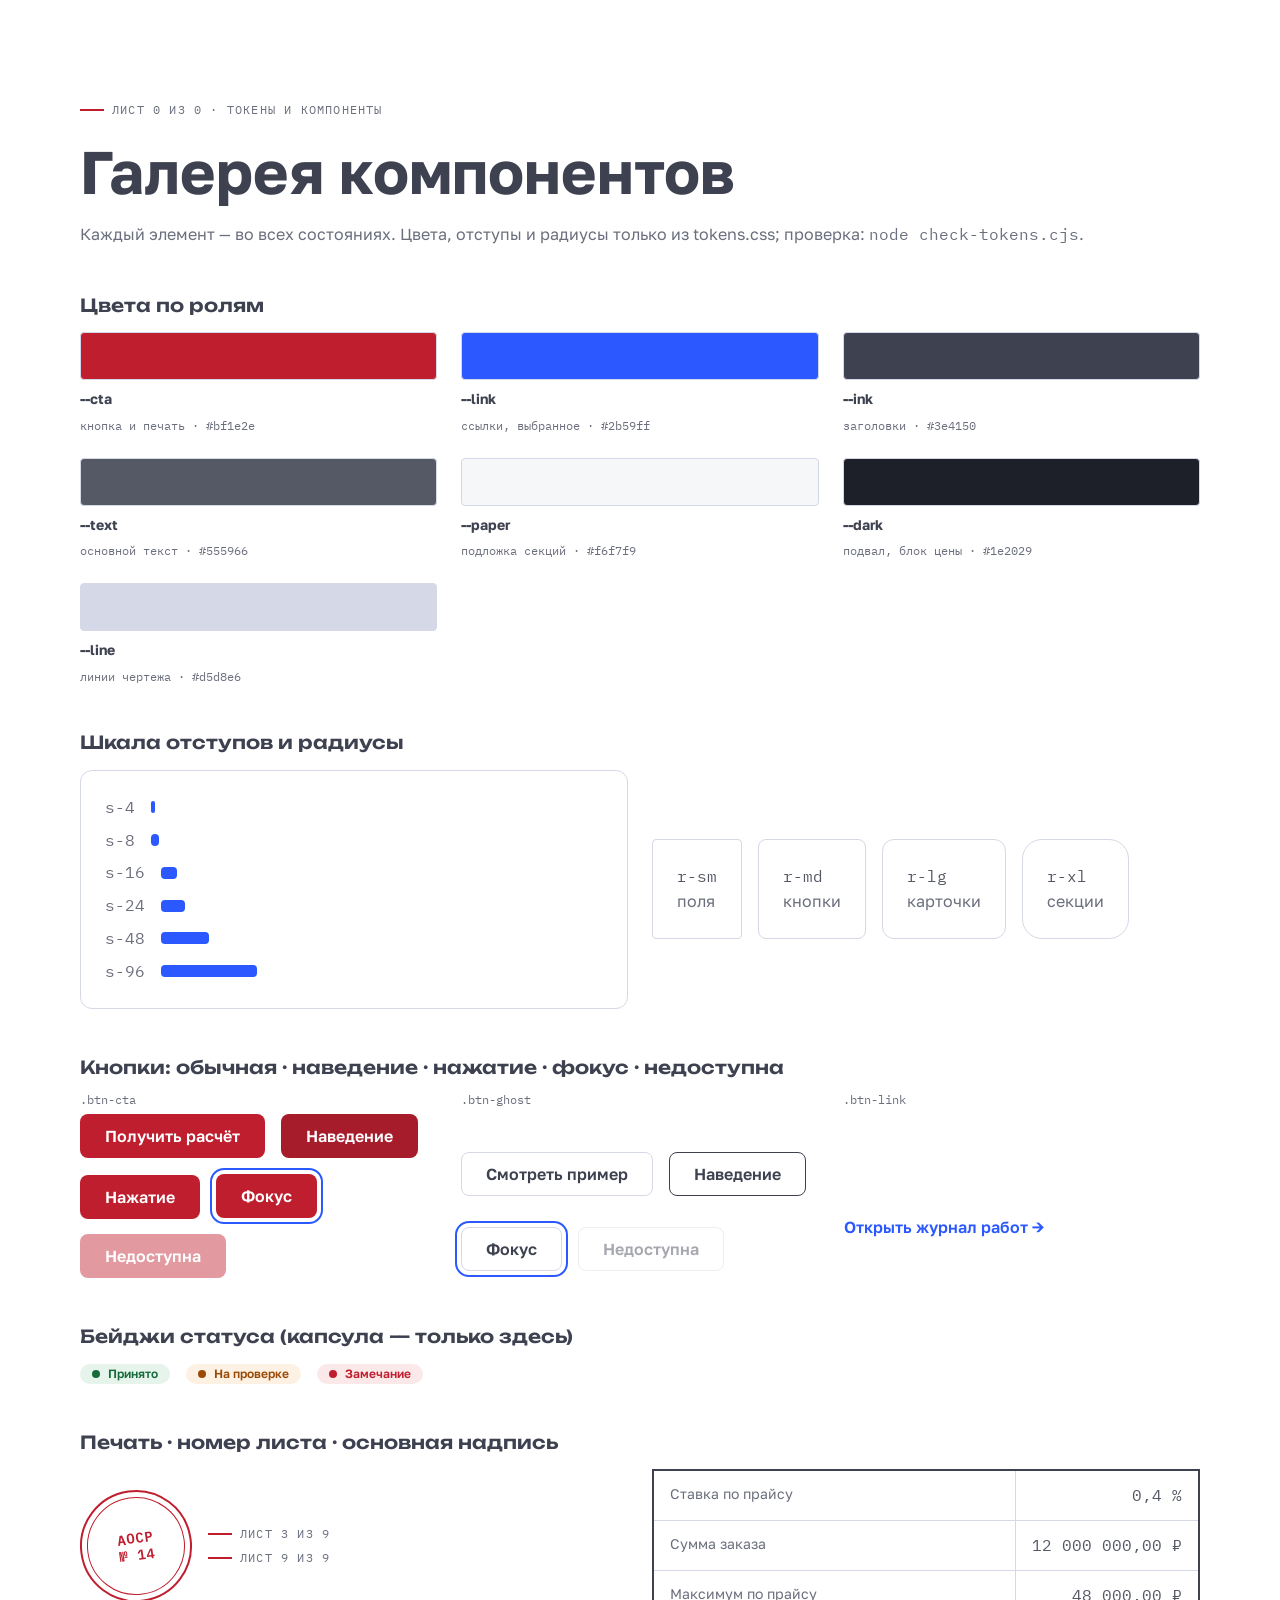
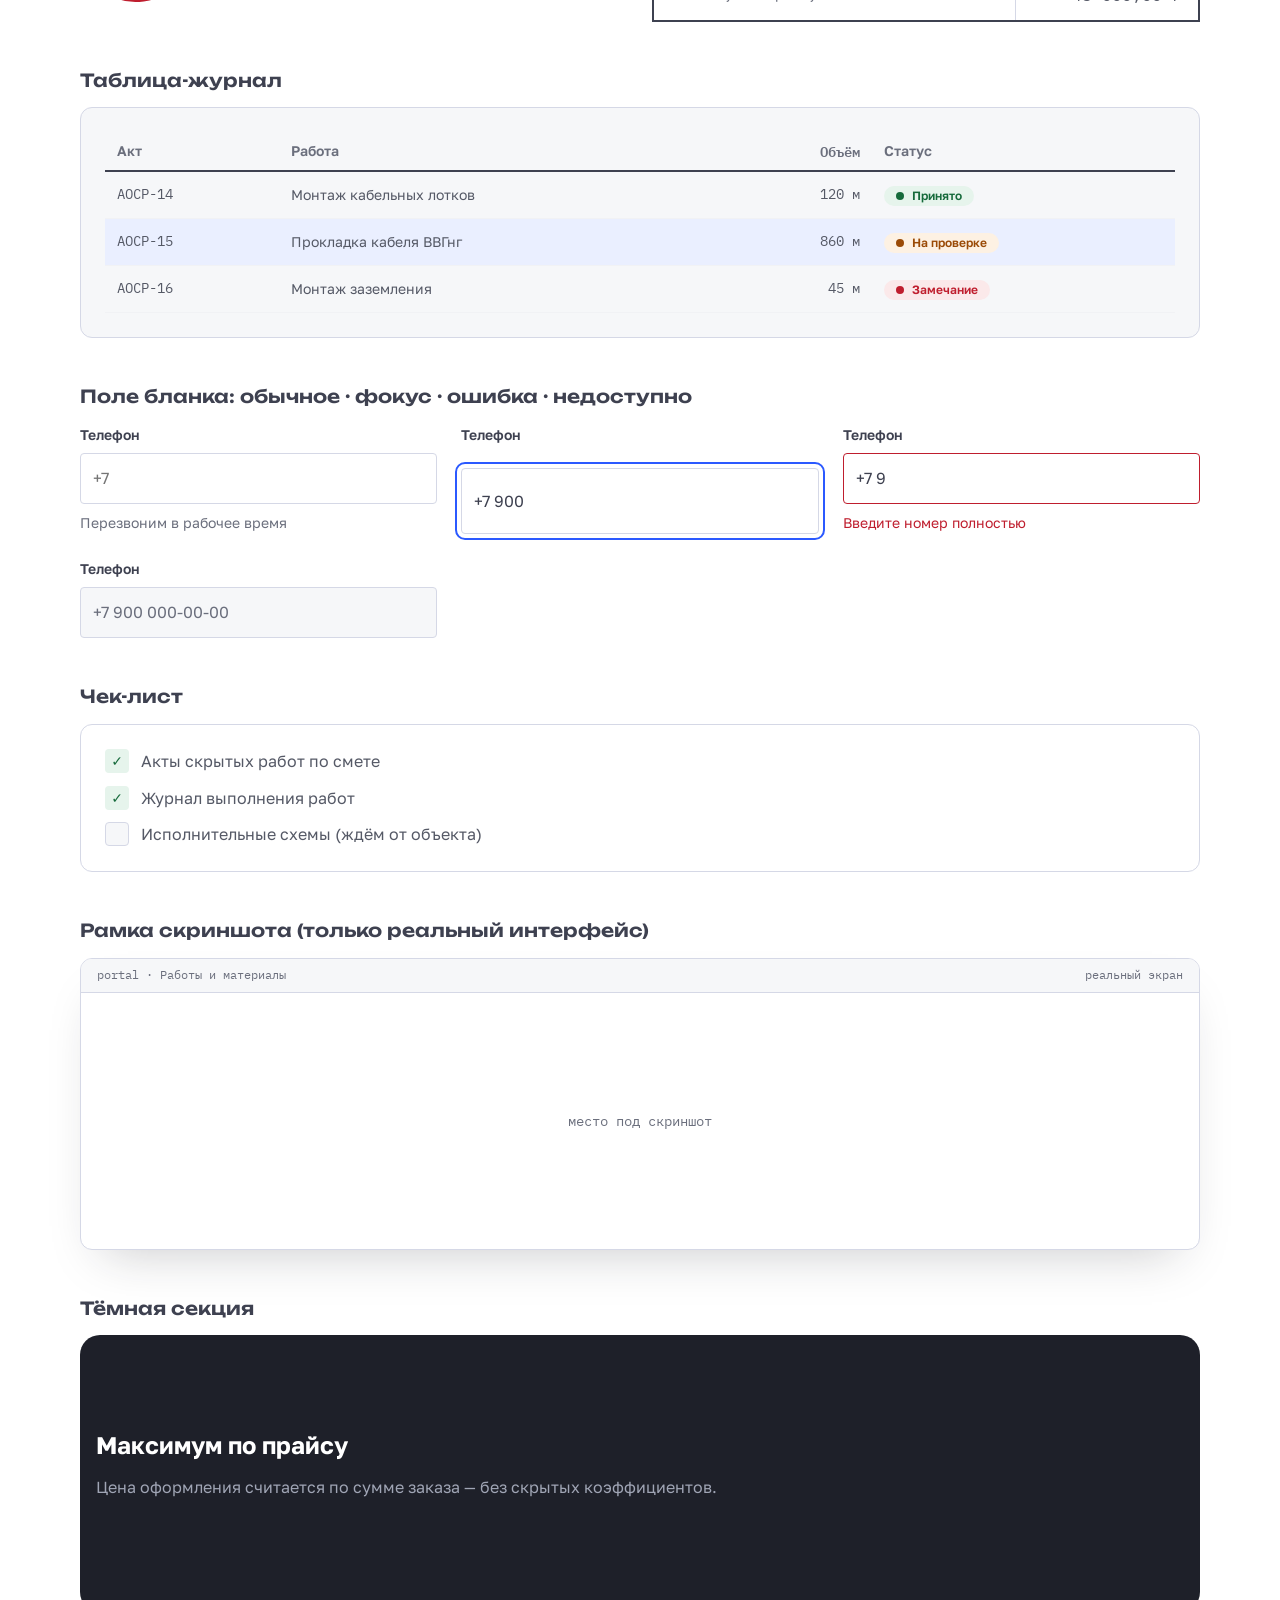
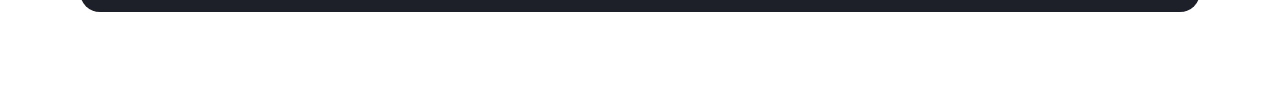
<file: design/gallery.html>
<!doctype html>
<html lang="ru">
<head>
<meta charset="utf-8">
<meta name="viewport" content="width=device-width, initial-scale=1">
<title>Галерея компонентов — лендинг ПТО</title>
<link rel="preconnect" href="https://fonts.googleapis.com">
<link href="https://fonts.googleapis.com/css2?family=Unbounded:wght@500;700&family=Golos+Text:wght@400;600;700&family=IBM+Plex+Mono:wght@400;600&display=swap" rel="stylesheet">
<link rel="stylesheet" href="tokens.css">
<link rel="stylesheet" href="components.css">
<style>
  /* Только для галереи: принудительно показываем состояния, которые в жизни вызывает курсор и клавиатура */
  .demo-hover.btn-cta { background: var(--cta-hover); }
  .demo-hover.btn-ghost { border-color: var(--ink); }
  .demo-focus { outline: var(--bw-strong) solid var(--link); outline-offset: var(--s-4); }
  .demo-active { transform: translateY(1px); }
  .row { display: flex; flex-wrap: wrap; gap: var(--s-16); align-items: center; }
  .grid { display: grid; gap: var(--s-24); grid-template-columns: repeat(auto-fit, minmax(var(--col-min), 1fr)); }
  .swatch { display: grid; gap: var(--s-8); }
  .swatch i { display: block; height: var(--s-48); border: var(--bw) solid var(--line); border-radius: var(--r-sm); }
  .swatch b { color: var(--ink); font-size: var(--fs-14); }
  .swatch span { color: var(--muted); font: var(--fs-12)/1.3 var(--font-mono); }
  .bar { display: block; height: var(--s-12); background: var(--link); border-radius: var(--r-sm); }
  .label { margin: var(--s-48) 0 var(--s-16); color: var(--ink); font: 600 var(--fs-18)/1.2 var(--font-display); }
  .state { display: grid; gap: var(--s-8); justify-items: start; }
  .state small { color: var(--muted); font: var(--fs-12)/1 var(--font-mono); }
</style>
</head>
<body>
<main class="container section">
  <span class="sheet">Лист 0 из 0 · токены и компоненты</span>
  <h1 style="margin-top: var(--s-16)">Галерея компонентов</h1>
  <p class="muted">Каждый элемент — во всех состояниях. Цвета, отступы и радиусы только из tokens.css; проверка: <span class="mono">node check-tokens.cjs</span>.</p>

  <h2 class="label">Цвета по ролям</h2>
  <div class="grid">
    <div class="swatch"><i style="background: var(--cta)"></i><b>--cta</b><span>кнопка и печать · #bf1e2e</span></div>
    <div class="swatch"><i style="background: var(--link)"></i><b>--link</b><span>ссылки, выбранное · #2b59ff</span></div>
    <div class="swatch"><i style="background: var(--ink)"></i><b>--ink</b><span>заголовки · #3e4150</span></div>
    <div class="swatch"><i style="background: var(--text)"></i><b>--text</b><span>основной текст · #555966</span></div>
    <div class="swatch"><i style="background: var(--paper)"></i><b>--paper</b><span>подложка секций · #f6f7f9</span></div>
    <div class="swatch"><i style="background: var(--dark)"></i><b>--dark</b><span>подвал, блок цены · #1e2029</span></div>
    <div class="swatch"><i style="background: var(--line)"></i><b>--line</b><span>линии чертежа · #d5d8e6</span></div>
  </div>

  <h2 class="label">Шкала отступов и радиусы</h2>
  <div class="grid">
    <div class="card" style="display: grid; gap: var(--s-8)">
      <div class="row"><span class="mono muted">s-4</span><span class="bar" style="width: var(--s-4)"></span></div>
      <div class="row"><span class="mono muted">s-8</span><span class="bar" style="width: var(--s-8)"></span></div>
      <div class="row"><span class="mono muted">s-16</span><span class="bar" style="width: var(--s-16)"></span></div>
      <div class="row"><span class="mono muted">s-24</span><span class="bar" style="width: var(--s-24)"></span></div>
      <div class="row"><span class="mono muted">s-48</span><span class="bar" style="width: var(--s-48)"></span></div>
      <div class="row"><span class="mono muted">s-96</span><span class="bar" style="width: var(--s-96)"></span></div>
    </div>
    <div class="row">
      <div class="card" style="border-radius: var(--r-sm)"><span class="mono">r-sm</span><br><span class="muted">поля</span></div>
      <div class="card" style="border-radius: var(--r-md)"><span class="mono">r-md</span><br><span class="muted">кнопки</span></div>
      <div class="card" style="border-radius: var(--r-lg)"><span class="mono">r-lg</span><br><span class="muted">карточки</span></div>
      <div class="card" style="border-radius: var(--r-xl)"><span class="mono">r-xl</span><br><span class="muted">секции</span></div>
    </div>
  </div>

  <h2 class="label">Кнопки: обычная · наведение · нажатие · фокус · недоступна</h2>
  <div class="grid">
    <div class="state"><small>.btn-cta</small><div class="row">
      <a class="btn btn-cta" href="#">Получить расчёт</a><a class="btn btn-cta demo-hover" href="#">Наведение</a>
      <a class="btn btn-cta demo-active" href="#">Нажатие</a><a class="btn btn-cta demo-focus" href="#">Фокус</a><button class="btn btn-cta" disabled>Недоступна</button></div></div>
    <div class="state"><small>.btn-ghost</small><div class="row">
      <a class="btn btn-ghost" href="#">Смотреть пример</a><a class="btn btn-ghost demo-hover" href="#">Наведение</a>
      <a class="btn btn-ghost demo-focus" href="#">Фокус</a><button class="btn btn-ghost" disabled>Недоступна</button></div></div>
    <div class="state"><small>.btn-link</small><div class="row"><a class="btn btn-link" href="#">Открыть журнал работ →</a></div></div>
  </div>

  <h2 class="label">Бейджи статуса (капсула — только здесь)</h2>
  <div class="row"><span class="badge badge-ok">Принято</span><span class="badge badge-warn">На проверке</span><span class="badge badge-bad">Замечание</span></div>

  <h2 class="label">Печать · номер листа · основная надпись</h2>
  <div class="grid">
    <div class="row"><div class="stamp">АОСР<br>№ 14</div><div style="display: grid; gap: var(--s-12)"><span class="sheet">Лист 3 из 9</span><span class="sheet">Лист 9 из 9</span></div></div>
    <div class="titleblock">
      <div class="k">Ставка по прайсу</div><div>0,4 %</div>
      <div class="k">Сумма заказа</div><div>12 000 000,00 ₽</div>
      <div class="k">Максимум по прайсу</div><div>48 000,00 ₽</div>
    </div>
  </div>

  <h2 class="label">Таблица-журнал</h2>
  <div class="card is-paper">
    <table class="ledger">
      <thead><tr><th>Акт</th><th>Работа</th><th class="num">Объём</th><th>Статус</th></tr></thead>
      <tbody>
        <tr><td class="mono">АОСР-14</td><td>Монтаж кабельных лотков</td><td class="num">120 м</td><td><span class="badge badge-ok">Принято</span></td></tr>
        <tr class="is-active"><td class="mono">АОСР-15</td><td>Прокладка кабеля ВВГнг</td><td class="num">860 м</td><td><span class="badge badge-warn">На проверке</span></td></tr>
        <tr><td class="mono">АОСР-16</td><td>Монтаж заземления</td><td class="num">45 м</td><td><span class="badge badge-bad">Замечание</span></td></tr>
      </tbody>
    </table>
  </div>

  <h2 class="label">Поле бланка: обычное · фокус · ошибка · недоступно</h2>
  <div class="grid">
    <div class="field"><label for="a">Телефон</label><input id="a" placeholder="+7"><span class="hint">Перезвоним в рабочее время</span></div>
    <div class="field"><label for="b">Телефон</label><input id="b" class="demo-focus" value="+7 900"></div>
    <div class="field is-error"><label for="c">Телефон</label><input id="c" value="+7 9"><span class="hint">Введите номер полностью</span></div>
    <div class="field"><label for="d">Телефон</label><input id="d" value="+7 900 000-00-00" disabled></div>
  </div>

  <h2 class="label">Чек-лист</h2>
  <div class="card"><ul class="checks"><li>Акты скрытых работ по смете</li><li>Журнал выполнения работ</li><li class="is-todo">Исполнительные схемы (ждём от объекта)</li></ul></div>

  <h2 class="label">Рамка скриншота (только реальный интерфейс)</h2>
  <figure class="screen"><figcaption><span>portal · Работы и материалы</span><span>реальный экран</span></figcaption><div class="placeholder">место под скриншот</div></figure>

  <h2 class="label">Тёмная секция</h2>
  <div class="section is-dark" style="border-radius: var(--r-xl)"><div class="container"><h3>Максимум по прайсу</h3><p>Цена оформления считается по сумме заказа — без скрытых коэффициентов.</p></div></div>
</main>
</body>
</html>
</file>
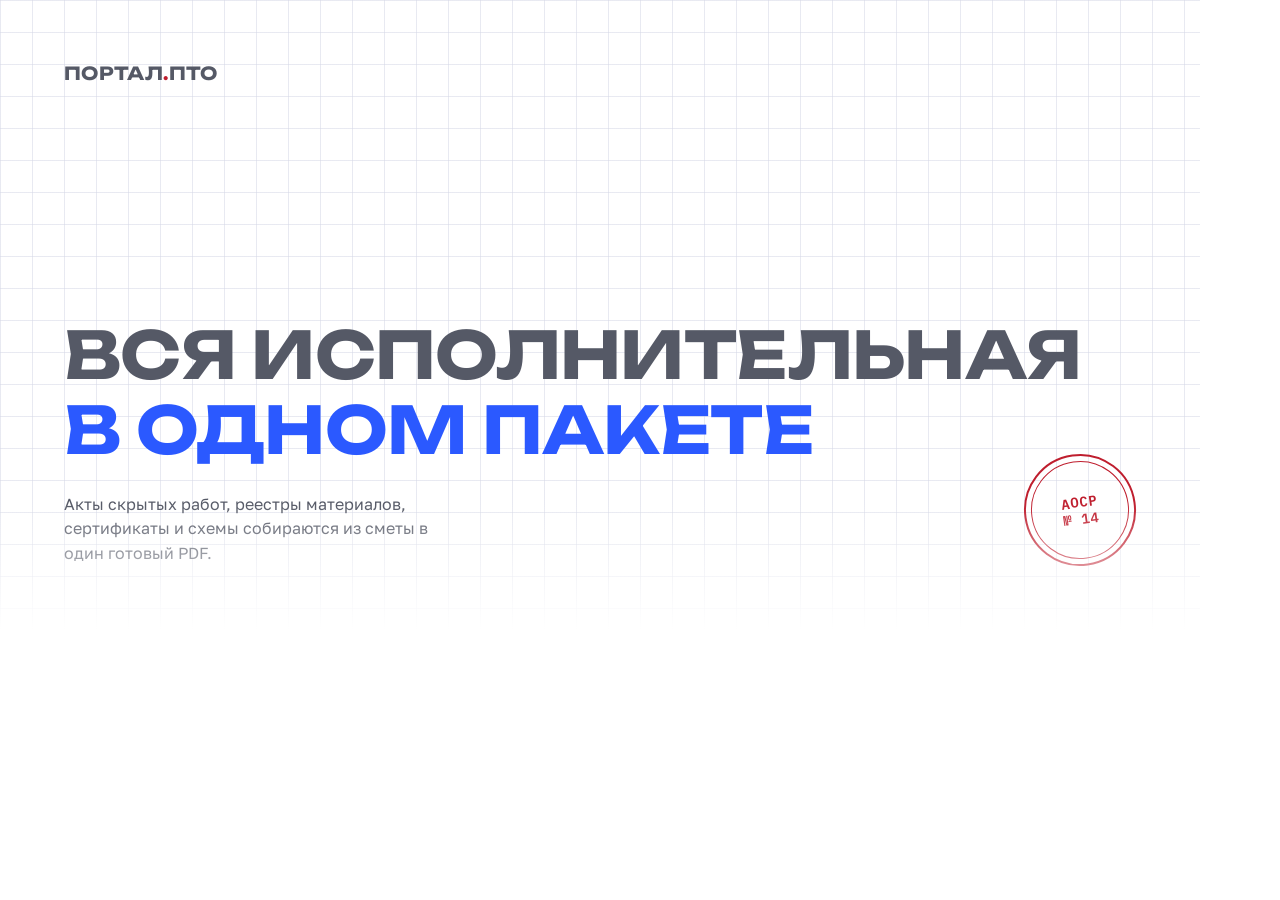
<file: design/og.html>
<!doctype html>
<html lang="ru"><head><meta charset="utf-8"><title>og</title>
<link href="https://fonts.googleapis.com/css2?family=Unbounded:wght@700&family=Golos+Text:wght@400;600&family=IBM+Plex+Mono:wght@400&display=swap" rel="stylesheet">
<link rel="stylesheet" href="tokens.css"><link rel="stylesheet" href="components.css">
<style>
  html, body { margin: 0; }
  .og { width: var(--og-w); height: var(--og-h); box-sizing: border-box; padding: var(--s-64); display: grid; align-content: space-between; }
  .og .display { display: block; font-size: var(--fs-display-xl); }
  .og .lead { margin: var(--s-24) 0 0; max-width: 24em; }
  .og .stamp { position: absolute; right: var(--s-64); bottom: var(--s-64); }
</style></head>
<body><div class="hero og">
  <span class="brand">Портал<i>.</i>ПТО</span>
  <div><span class="display">Вся исполнительная</span><span class="display is-accent">в одном пакете</span>
  <p class="lead">Акты скрытых работ, реестры материалов, сертификаты и схемы собираются из сметы в один готовый PDF.</p></div>
  <div class="stamp">АОСР<br>№ 14</div>
</div></body></html>
</file>
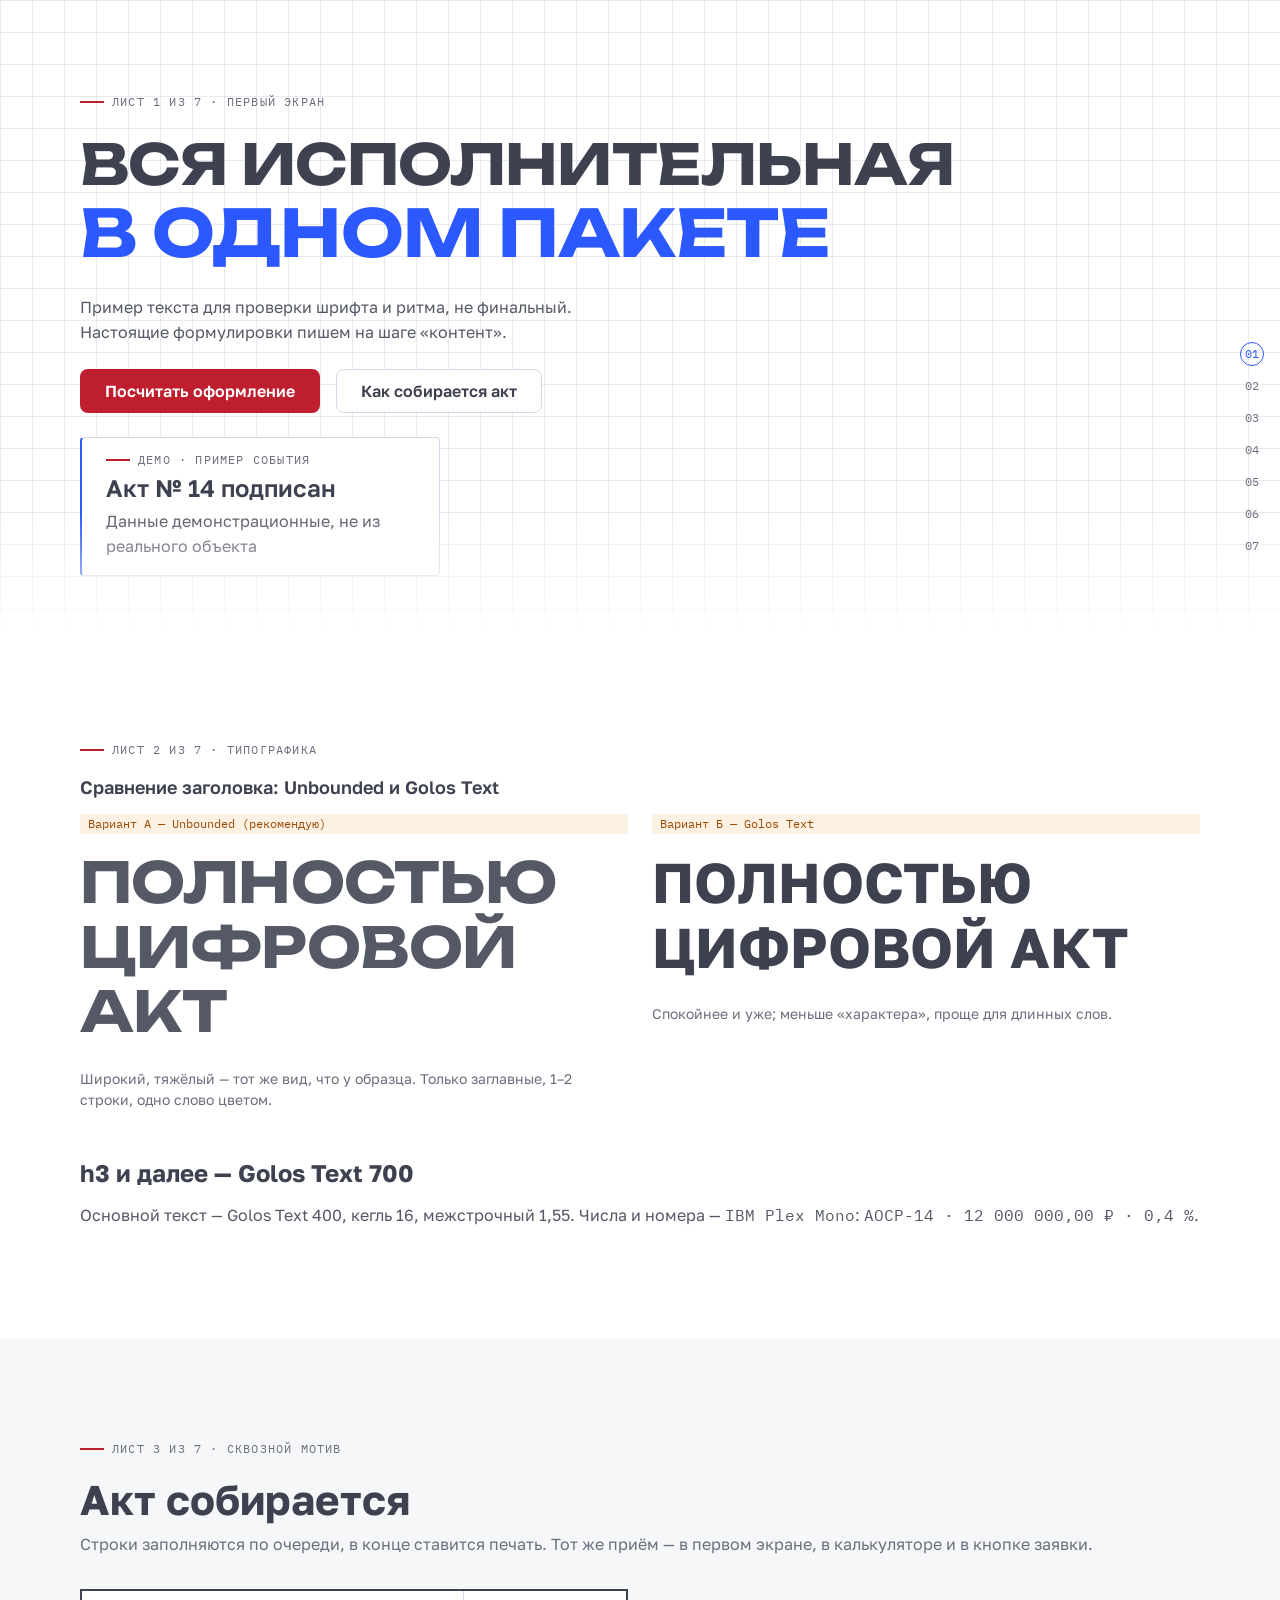
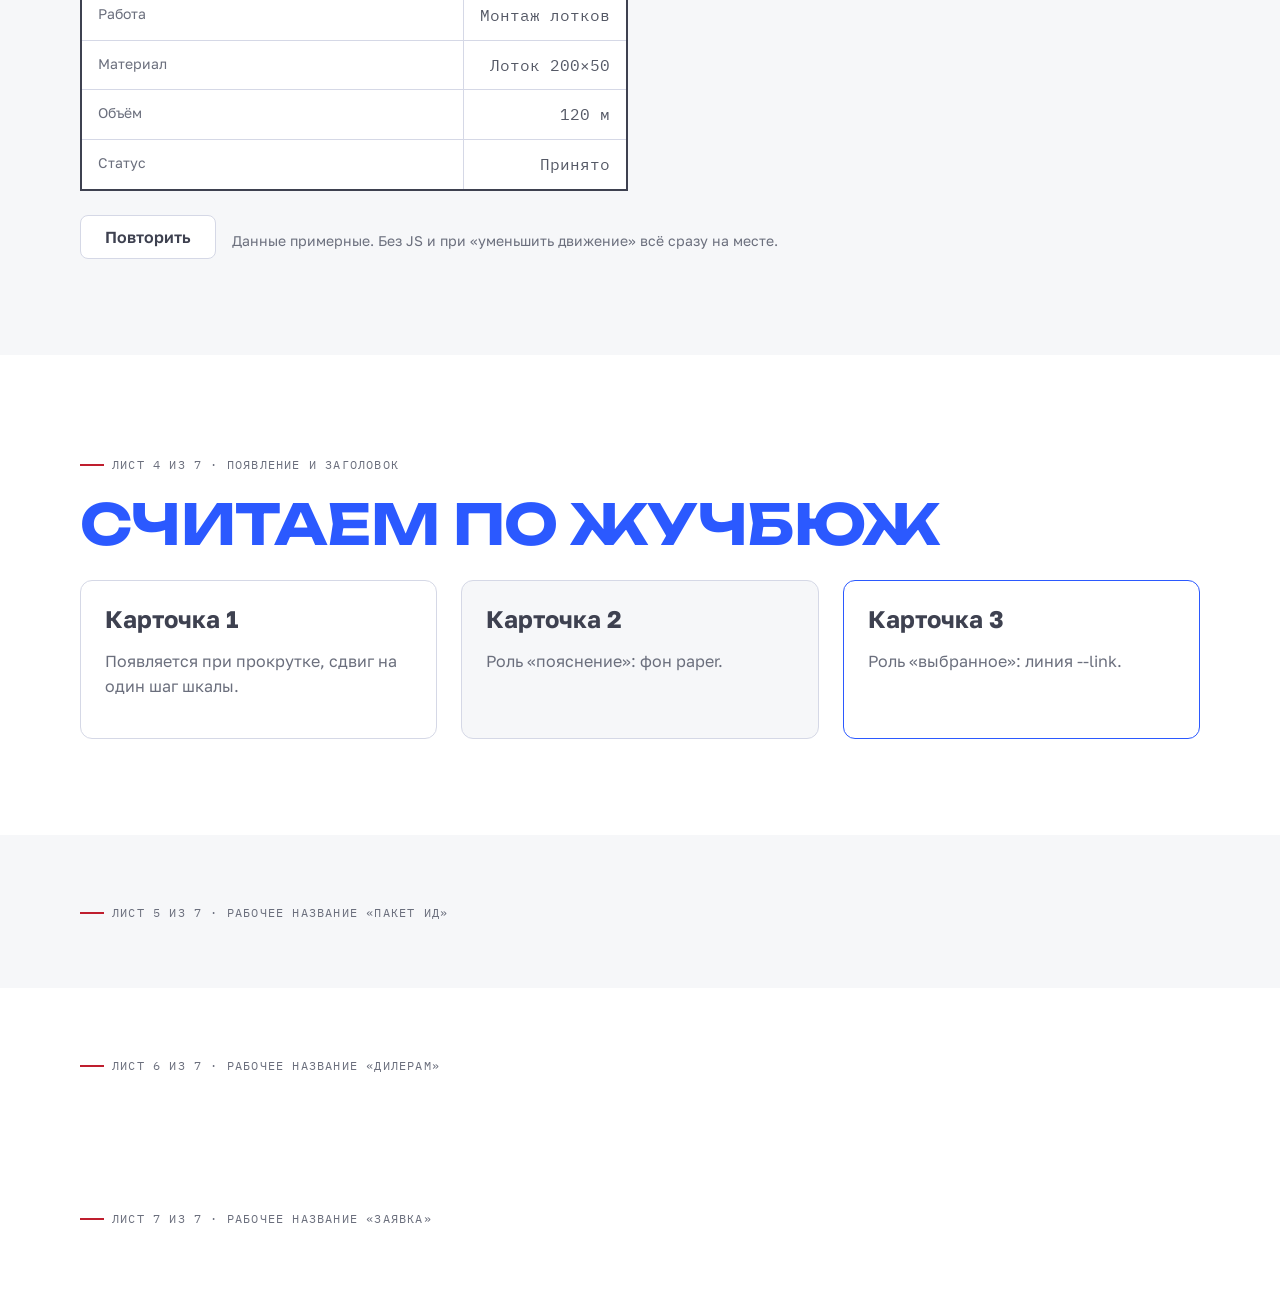
<file: design/style-tile.html>
<!doctype html>
<html lang="ru">
<head>
<meta charset="utf-8">
<meta name="viewport" content="width=device-width, initial-scale=1">
<title>Style-tile — лендинг ПТО</title>
<link rel="preconnect" href="https://fonts.googleapis.com">
<link href="https://fonts.googleapis.com/css2?family=Unbounded:wght@500;700&family=Golos+Text:wght@400;600;700&family=IBM+Plex+Mono:wght@400;600&display=swap" rel="stylesheet">
<link rel="stylesheet" href="tokens.css">
<link rel="stylesheet" href="components.css">
<style>
  .grid { display: grid; gap: var(--s-24); grid-template-columns: repeat(auto-fit, minmax(var(--col-min), 1fr)); }
  .row { display: flex; flex-wrap: wrap; gap: var(--s-16); align-items: center; }
  .label { margin: 0 0 var(--s-16); color: var(--ink); font: 600 var(--fs-18)/1.2 var(--font-head); }
  .note { color: var(--muted); font-size: var(--fs-14); margin: var(--s-8) 0 0; }
  .tag { display: inline-block; padding: var(--s-4) var(--s-8); border-radius: var(--r-sm); background: var(--warn-soft); color: var(--warn); font: var(--fs-12)/1 var(--font-mono); }
  .hero .container { padding-block: var(--s-96) var(--s-64); display: grid; gap: var(--s-24); }
  .hero p { margin: 0; max-width: 36em; }
  .hero .event { max-width: var(--card-max); }
  .ab { display: grid; gap: var(--s-16); align-content: start; }
    .ab .alt { font-family: var(--font-head); font-weight: 700; font-size: var(--fs-display); text-transform: uppercase; color: var(--ink); line-height: var(--lh-tight); }
  .scene { display: grid; gap: var(--s-24); grid-template-columns: minmax(0, 1fr) minmax(0, 1fr); align-items: center; }
  @media (max-width: 700px) { .scene { grid-template-columns: 1fr; } }
  .seg { padding-block: var(--s-64); }
  .block { display: block; }
</style>
</head>
<body>
<div class="progress" id="progress"></div>
<nav class="rail" id="rail" aria-label="Листы страницы"></nav>

<header class="hero" id="s1">
  <div class="container">
    <span class="sheet">Лист 1 из 7 · первый экран</span>
    <h1><span class="sr-only">Вся исполнительная документация — в одном пакете</span>
      <span aria-hidden="true" class="display block">Вся исполнительная</span>
      <span aria-hidden="true" class="display is-accent block" style="font-size: var(--fs-display-xl)" data-scramble="в одном пакете">в одном пакете</span></h1>
    <p>Пример текста для проверки шрифта и ритма, не финальный. Настоящие формулировки пишем на шаге «контент».</p>
    <div class="row"><a class="btn btn-cta" href="#s4">Посчитать оформление</a><a class="btn btn-ghost" href="#s3">Как собирается акт</a></div>
    <div class="event"><span class="sheet">Демо · пример события</span><b>Акт № 14 подписан</b><span>Данные демонстрационные, не из реального объекта</span></div>
  </div>
</header>

<main>
  <section class="section" id="s2"><div class="container">
    <span class="sheet">Лист 2 из 7 · типографика</span>
    <h2 class="label" style="margin-top: var(--s-16)">Сравнение заголовка: Unbounded и Golos Text</h2>
    <div class="grid">
      <div class="ab"><span class="tag">Вариант А — Unbounded (рекомендую)</span>
        <div class="display">Полностью <span class="is-accent">цифровой</span> акт</div>
        <p class="note">Широкий, тяжёлый — тот же вид, что у образца. Только заглавные, 1–2 строки, одно слово цветом.</p></div>
      <div class="ab"><span class="tag">Вариант Б — Golos Text</span>
        <div class="alt">Полностью цифровой акт</div>
        <p class="note">Спокойнее и уже; меньше «характера», проще для длинных слов.</p></div>
    </div>
    <h3 style="margin-top: var(--s-48)">h3 и далее — Golos Text 700</h3>
    <p>Основной текст — Golos Text 400, кегль 16, межстрочный 1,55. Числа и номера — <span class="mono">IBM Plex Mono</span>: <span class="mono">АОСР-14 · 12 000 000,00 ₽ · 0,4 %</span>.</p>
  </div></section>

  <section class="section is-paper" id="s3"><div class="container">
    <span class="sheet">Лист 3 из 7 · сквозной мотив</span>
    <h2 style="margin: var(--s-16) 0 var(--s-8)">Акт собирается</h2>
    <p class="muted" style="margin-top: 0">Строки заполняются по очереди, в конце ставится печать. Тот же приём — в первом экране, в калькуляторе и в кнопке заявки.</p>
    <div class="scene" style="margin-top: var(--s-32)">
      <div class="titleblock is-filling" id="tb">
        <div class="k" style="--i: 0">Работа</div><div style="--i: 0">Монтаж лотков</div>
        <div class="k" style="--i: 1">Материал</div><div style="--i: 1">Лоток 200×50</div>
        <div class="k" style="--i: 2">Объём</div><div style="--i: 2">120 м</div>
        <div class="k" style="--i: 3">Статус</div><div style="--i: 3">Принято</div>
      </div>
      <div class="row" style="justify-content: center"><div class="stamp is-pending" id="st">АОСР<br>№ 14</div></div>
    </div>
    <div class="row" style="margin-top: var(--s-24)"><button class="btn btn-ghost" id="replay">Повторить</button><span class="note">Данные примерные. Без JS и при «уменьшить движение» всё сразу на месте.</span></div>
  </div></section>

  <section class="section" id="s4"><div class="container">
    <span class="sheet">Лист 4 из 7 · появление и заголовок</span>
    <h2 style="margin: var(--s-16) 0 var(--s-24)"><span class="sr-only">Считаем по прайсу</span><span aria-hidden="true" class="display is-accent" data-scramble="Считаем по прайсу">Считаем по прайсу</span></h2>
    <div class="grid">
      <div class="card reveal"><h3>Карточка 1</h3><p class="muted">Появляется при прокрутке, сдвиг на один шаг шкалы.</p></div>
      <div class="card is-paper reveal"><h3>Карточка 2</h3><p class="muted">Роль «пояснение»: фон paper.</p></div>
      <div class="card reveal" style="border-color: var(--link)"><h3>Карточка 3</h3><p class="muted">Роль «выбранное»: линия --link.</p></div>
    </div>
  </div></section>

  <section class="section is-paper seg" id="s5"><div class="container"><span class="sheet">Лист 5 из 7 · рабочее название «Пакет ИД»</span></div></section>
  <section class="section seg" id="s6"><div class="container"><span class="sheet">Лист 6 из 7 · рабочее название «Дилерам»</span></div></section>
  <section class="section seg" id="s7"><div class="container"><span class="sheet">Лист 7 из 7 · рабочее название «Заявка»</span></div></section>
</main>

<script>
  const reduced = matchMedia('(prefers-reduced-motion: reduce)').matches
  const glyphs = 'АБВГДЕЖЗИКЛМНОПРСТУФХЦЧШЭЮЯ'
  // Буквы «собираются» слева направо. Реальный текст уже в разметке (sr-only и без JS)
  const scramble = el => {
    const final = el.dataset.scramble
    if (reduced) return
    const start = performance.now()
    const tick = now => {
      const p = Math.min(1, (now - start) / 800)
      el.textContent = [...final].map((ch, i) => (/\s|[—.]/.test(ch) || i / final.length < p ? ch : glyphs[(Math.random() * glyphs.length) | 0])).join('')
      if (p < 1) requestAnimationFrame(tick); else el.textContent = final
    }
    requestAnimationFrame(tick)
  }
  const seen = new IntersectionObserver(entries => entries.forEach(e => {
    if (!e.isIntersecting) return
    seen.unobserve(e.target)
    if (e.target.dataset.scramble) scramble(e.target)
    if (e.target.classList.contains('reveal')) e.target.classList.add('is-in')
  }), { threshold: 0.4 })
  document.querySelectorAll('[data-scramble], .reveal').forEach(el => seen.observe(el))

  // «Акт собирается»
  const tb = document.getElementById('tb'), st = document.getElementById('st')
  const fill = () => {
    tb.classList.remove('is-filled'); st.classList.remove('is-stamped'); st.classList.add('is-pending')
    requestAnimationFrame(() => requestAnimationFrame(() => {
      tb.classList.add('is-filled')
      setTimeout(() => { st.classList.remove('is-pending'); st.classList.add('is-stamped') }, reduced ? 0 : 700)
    }))
  }
  new IntersectionObserver((e, o) => { if (e[0].isIntersecting) { fill(); o.disconnect() } }, { threshold: 0.5 }).observe(tb)
  document.getElementById('replay').onclick = fill

  // Полоса прогресса и рейка листов
  const rail = document.getElementById('rail'), bar = document.getElementById('progress')
  const secs = [...document.querySelectorAll('[id^="s"]')].filter(el => /^s\d$/.test(el.id))
  secs.forEach((s, i) => { const a = document.createElement('a'); a.href = '#' + s.id; a.textContent = String(i + 1).padStart(2, '0'); a.setAttribute('aria-label', 'Лист ' + (i + 1)); rail.append(a) })
  const update = () => {
    bar.style.setProperty('--p', scrollY / Math.max(1, document.documentElement.scrollHeight - innerHeight))
    let cur = 0; secs.forEach((s, i) => { if (s.getBoundingClientRect().top < innerHeight * 0.5) cur = i })
    ;[...rail.children].forEach((a, i) => { a.classList.toggle('is-current', i === cur); a.classList.toggle('is-done', i < cur) })
  }
  addEventListener('scroll', update, { passive: true }); update()
</script>
</body>
</html>
</file>
<file: design/tokens.css>
/* Токены лендинга ПТО. Единственное место, где живут цвета, отступы, радиусы, шрифты и тени.
   Имена — по роли, не по виду: --cta, а не --red. Меняем цвет здесь, разметку не трогаем.
   Всё, что рисует блоки (components.css, страницы), берёт значения только отсюда: scripts проверяет это командой `node check-tokens.cjs`. */
:root {
  /* Поверхности */
  --bg: #ffffff;
  --paper: #f6f7f9;          /* подложка чередующихся секций */
  --card: #ffffff;
  --dark: #1e2029;           /* подвал, тёмный блок цены */

  /* Текст */
  --ink: #3e4150;            /* заголовки */
  --text: #555966;           /* основной текст */
  --muted: #6b6f7d;         /* подписи; на сайте было #787c8a — 4.16:1, ниже нормы AA, взяли темнее */
  --on-dark: #ffffff;
  --on-dark-muted: #a0a5b5;

  /* Роли акцентов */
  --cta: #bf1e2e;            /* кнопка действия и «печать» — больше нигде */
  --cta-hover: #a61c2b;
  --link: #2b59ff;           /* ссылки, размерные линии, выбранное */
  --link-soft: #eaefff;

  /* Линии (чертёж = тонкая линия) */
  --line: #d5d8e6;           /* рамка штампа, таблицы, поля */
  --line-soft: #f1f2f5;      /* разделители строк */

  /* Статусы — те же слова, что в портале */
  --ok: #166a3b;       --ok-soft: #e6f4ec;       /* принято */
  --warn: #9a4a06;     --warn-soft: #fdf1e3;     /* на проверке */
  --bad: #bf1e2e;      --bad-soft: #fbe9ea;      /* замечание */

  /* Радиусы: четыре ступени. Капсула (--r-pill) — только у бейджей */
  --r-sm: 4px;               /* поля, строки таблицы */
  --r-md: 8px;               /* кнопки */
  --r-lg: 12px;              /* карточки, рамки экранов */
  --r-xl: 20px;              /* крупные блоки секций */
  --r-pill: 999px;           /* бейдж */

  /* Отступы: одна шкала на вертикаль и горизонталь */
  --s-4: 4px;  --s-8: 8px;  --s-12: 12px; --s-16: 16px; --s-24: 24px;
  --s-32: 32px; --s-48: 48px; --s-64: 64px; --s-96: 96px; --s-128: 128px;

  /* Толщина линий */
  --bw: 1px;
  --bw-strong: 2px;          /* рамка штампа, фокус */

  /* Шрифты: все с кириллицей (Space Grotesk с сайта — без неё, заголовки уходили в запасной шрифт).
     Unbounded — только крупное слово в заголовке (1–2 строки, ЗАГЛАВНЫМИ); h3 и дальше — Golos Text */
  --font-display: 'Unbounded', 'Golos Text', system-ui, sans-serif;
  --font-head: 'Golos Text', system-ui, sans-serif;
  --font-body: 'Golos Text', system-ui, sans-serif;
  --font-mono: 'IBM Plex Mono', ui-monospace, monospace;   /* номера листов, суммы, штамп */

  /* Кегль */
  --fs-12: 0.75rem; --fs-14: 0.875rem; --fs-16: 1rem; --fs-18: 1.125rem; --fs-24: 1.5rem;
  --fs-h2: clamp(1.5rem, 1rem + 2vw, 2.75rem);
  --fs-h1: clamp(2rem, 1.2rem + 3.2vw, 4rem);
  /* Unbounded вдвое шире обычного гротеска: «ИСПОЛНИТЕЛЬНАЯ» (14 букв) должна влезать в 358 px телефона */
  --fs-display: clamp(1.25rem, 0.55rem + 3.9vw, 3.5rem);
  --fs-display-xl: clamp(1.25rem, 0.55rem + 4.4vw, 4.5rem);
  --lh-tight: 1.15; --lh-body: 1.55;

  /* Тени: одна, для рамки скриншота; карточки держим линией, не тенью */
  --shadow-screen: 0 24px 48px -24px rgba(30, 32, 41, 0.25);

  /* Контейнер и скорость */
  --container: 1120px;
  --header: 64px;            /* высота шапки */
  --story-len: 2.6;          /* длина закреплённой сцены «пять скрытых работ», в экранах: короче — быстрее проходит */
  --og-w: 1200px;            /* размер карточки для соцсетей */
  --og-h: 630px;
  --iso-max: 560px;          /* ширина изометрического объекта на первом экране */
  --sheet-w: 132px;          /* лист в папке комплекта */
  --sheet-h: 172px;
  --ticker-time: 40s;        /* полный оборот бегущей строки */
  /* Кегль подписей внутри разреза — в единицах чертежа (viewBox 3200×620), на экране масштабируется вместе с ним */
  --cut-fs-sm: 20px; --cut-fs-md: 22px; --cut-fs-lg: 24px;
  --card-max: 360px;         /* ширина карточки события и узких блоков */
  --col-min: 280px;          /* минимальная ширина колонки в сетках */
  --tap: 44px;               /* минимальная высота кнопки и поля на телефоне */
  --t-fast: 120ms;           /* кнопки, состояния */
  --t-base: 320ms;           /* появление блоков */
  --t-story: 800ms;          /* заголовок, «печать», сцена документа */
  --ease: cubic-bezier(0.2, 0.75, 0.3, 1);   /* быстрый старт, мягкая остановка */
  --grid-step: 32px;         /* шаг чертёжной сетки на тёмном первом экране */
  /* Визуализации листов 2, 4, 5, 7, 9 (visuals.css) */
  --lag-h: 44px;             /* высота полосы на схеме «где ждёт оплата» */
  --lag-name: 120px;         /* колонка подписей «Как обычно / С порталом» */
  --mini-w: 92px;            /* миниатюра листа комплекта, пропорции А4 */
  --mini-h: 130px;
  --clip-w: 176px;           /* фото, прикреплённое к акту */
  --t-step: 280ms;           /* шаг заполнения пунктов акта (совпадает с шагами в main.js) */
  --fs-hero-m: clamp(1.5rem, 7.4vw, 2.25rem);   /* заголовок первого экрана на телефоне: «РАБОТЫ СДАНЫ,» во всю ширину */
  --shot-min: 1180px;        /* скриншот портала не уже этого: на телефоне листается, но текст читается */
  --mark: 26px;              /* номер-выноска на скриншоте */
  --read-img: 96px;          /* миниатюра фото в карточке статьи */
  --hero-len: 4;             /* длина закреплённого первого экрана, в экранах: комплекс собирается при прокрутке */
  --xr-side: 190px;          /* колонка «комплект ИД → КС-2 → оплата» справа от иллюстрации */
  --leaf-w: 40px;            /* лист акта в стопке и в полёте */
  --leaf-h: 52px;
  --pg-w: 122px;             /* лист А4 в колоде комплекта */
  --pg-h: 172px;
  --pg-step: 64px;           /* шаг листов внахлёст */
  --ks2-w: 104px;            /* лист КС-2 */
  --ks2-h: 124px;
}
</file>
<file: design/components.css>
/* Компоненты лендинга ПТО. Здесь нет ни одного «сырого» цвета, отступа или радиуса — только var(--токен).
   Исключение одно: 0, 1px и 2px для линий через --bw*, и проценты/auto. Проверяет check-tokens.cjs. */
*, *::before, *::after { box-sizing: border-box; }
body { margin: 0; background: var(--bg); color: var(--text); font: var(--fs-16)/var(--lh-body) var(--font-body); }
h1, h2, h3 { margin: 0; color: var(--ink); font-family: var(--font-head); line-height: var(--lh-tight); }
h1 { font-size: var(--fs-h1); } h2 { font-size: var(--fs-h2); } h3 { font-size: var(--fs-24); }
/* Крупное слово заголовка: Unbounded, заглавные, цвет — ссылочный синий (как «ЦИФРОВОЙ» у образца) */
.display { font-family: var(--font-display); font-weight: 700; text-transform: uppercase; letter-spacing: -0.01em; line-height: var(--lh-tight); font-size: var(--fs-display); overflow-wrap: break-word; }
.display.is-accent { color: var(--link); }
.sr-only { position: absolute; width: 1px; height: 1px; overflow: hidden; clip: rect(0, 0, 0, 0); white-space: nowrap; }
.mono { font-family: var(--font-mono); }
.muted { color: var(--muted); }
a { color: var(--link); }
.brand { font: 700 var(--fs-18)/1 var(--font-display); letter-spacing: 0.02em; color: inherit; text-decoration: none; text-transform: uppercase; }
.brand i { color: var(--cta); font-style: normal; }
.row { display: flex; flex-wrap: wrap; gap: var(--s-16); align-items: center; }

/* ── Кнопки: действие названо глаголом («Получить расчёт»), не «Узнать больше» ── */
.btn { display: inline-flex; align-items: center; justify-content: center; gap: var(--s-8); min-height: var(--tap);
  padding: var(--s-12) var(--s-24); border: var(--bw) solid transparent; border-radius: var(--r-md);
  font: 600 var(--fs-16)/1 var(--font-body); text-decoration: none; cursor: pointer; transition: background var(--t-fast), border-color var(--t-fast); }
.btn:active { transform: translateY(1px); }
.btn:focus-visible { outline: var(--bw-strong) solid var(--link); outline-offset: var(--s-4); }
.btn[disabled], .btn.is-disabled { opacity: 0.45; cursor: not-allowed; pointer-events: none; }
.btn-cta { background: var(--cta); color: var(--on-dark); }
.btn-ghost { background: var(--bg); color: var(--ink); border-color: var(--line); }
.btn-link { background: none; color: var(--link); padding-inline: 0; min-height: auto; }
/* Наведение — только там, где есть настоящий курсор: на тач-экране :hover залипает после тапа */
@media (hover: hover) and (pointer: fine) {
  .btn-cta:hover { background: var(--cta-hover); }
  .btn-ghost:hover { border-color: var(--ink); }
  .btn-link:hover { text-decoration: underline; }
}

/* ── Бейдж: единственное место с капсулой. Статус = слово из портала + цвет, не цвет один ── */
.badge { display: inline-flex; align-items: center; gap: var(--s-8); padding: var(--s-4) var(--s-12);
  border-radius: var(--r-pill); font: 600 var(--fs-12)/1 var(--font-body); }
.badge::before { content: ''; width: var(--s-8); height: var(--s-8); border-radius: var(--r-pill); background: currentColor; }
.badge-ok { color: var(--ok); background: var(--ok-soft); }
.badge-warn { color: var(--warn); background: var(--warn-soft); }
.badge-bad { color: var(--bad); background: var(--bad-soft); }

/* ── Печать: красный только здесь и на кнопке ── */
.stamp { display: inline-grid; place-items: center; width: calc(var(--s-96) + var(--s-16)); aspect-ratio: 1; border: var(--bw-strong) solid var(--cta);
  border-radius: 50%; color: var(--cta); font: 600 var(--fs-14)/1.2 var(--font-mono); text-align: center; letter-spacing: 0.08em;
  transform: rotate(-8deg); outline: var(--bw) solid var(--cta); outline-offset: calc(var(--s-4) * -2); }

/* ── Основная надпись (рамка по мотивам ГОСТ): блок цены, подвал, шапка скриншота ── */
.titleblock { display: grid; grid-template-columns: 1fr auto; border: var(--bw-strong) solid var(--ink); background: var(--card); }
.titleblock > * { padding: var(--s-12) var(--s-16); border-bottom: var(--bw) solid var(--line); }
.titleblock > :nth-last-child(-n + 2) { border-bottom: 0; }
.titleblock > :nth-child(even) { border-left: var(--bw) solid var(--line); font-family: var(--font-mono); text-align: right; }
.titleblock .k { color: var(--muted); font-size: var(--fs-14); }

/* ── Номер листа секции: «Лист 3 из 9» ── */
.sheet { display: inline-flex; gap: var(--s-8); align-items: baseline; color: var(--muted); font: var(--fs-12)/1 var(--font-mono); text-transform: uppercase; letter-spacing: 0.1em; }
.sheet::before { content: ''; width: var(--s-24); border-top: var(--bw-strong) solid var(--cta); align-self: center; }

/* ── Таблица-журнал вместо карточек ── */
.ledger { width: 100%; border-collapse: collapse; font-size: var(--fs-14); }
.ledger th { text-align: left; padding: var(--s-8) var(--s-12); color: var(--muted); font-weight: 600; border-bottom: var(--bw-strong) solid var(--ink); }
.ledger td { padding: var(--s-12); border-bottom: var(--bw) solid var(--line-soft); }
.ledger .num { text-align: right; font-family: var(--font-mono); }
.ledger tr.is-active td { background: var(--link-soft); }

/* ── Карточка: линия, не тень ── */
.card { padding: var(--s-24); background: var(--card); border: var(--bw) solid var(--line); border-radius: var(--r-lg); }
.card.is-paper { background: var(--paper); }

/* ── Поле формы-бланка ── */
.field { display: grid; gap: var(--s-8); }
.field label { color: var(--ink); font-weight: 600; font-size: var(--fs-14); }
.field input, .field textarea { min-height: var(--tap); padding: var(--s-12); border: var(--bw) solid var(--line); border-radius: var(--r-sm);
  background: var(--bg); color: var(--ink); font: var(--fs-16)/var(--lh-body) var(--font-body); }
.field input:focus-visible, .field textarea:focus-visible { outline: var(--bw-strong) solid var(--link); outline-offset: 0; border-color: var(--link); }
.field input:disabled { background: var(--paper); color: var(--muted); }
.field.is-error input { border-color: var(--bad); }
.field .hint { color: var(--muted); font-size: var(--fs-14); }
.field.is-error .hint { color: var(--bad); }

/* ── Чек-лист: что входит в пакет ИД ── */
.checks { list-style: none; margin: 0; padding: 0; display: grid; gap: var(--s-12); }
.checks li { display: grid; grid-template-columns: var(--s-24) 1fr; gap: var(--s-12); align-items: start; }
.checks li::before { content: '✓'; display: grid; place-items: center; width: var(--s-24); height: var(--s-24); border-radius: var(--r-sm);
  background: var(--ok-soft); color: var(--ok); font-weight: 700; font-size: var(--fs-14); }
.checks li.is-todo::before { content: ''; background: var(--paper); border: var(--bw) solid var(--line); }

/* ── Рамка для РЕАЛЬНОГО скриншота портала. Концепт-картинки сюда не кладём ── */
.screen { margin: 0; border: var(--bw) solid var(--line); border-radius: var(--r-lg); overflow: hidden; background: var(--card); box-shadow: var(--shadow-screen); }
.screen figcaption { display: flex; justify-content: space-between; gap: var(--s-16); padding: var(--s-8) var(--s-16); border-bottom: var(--bw) solid var(--line);
  background: var(--paper); color: var(--muted); font: var(--fs-12)/1.4 var(--font-mono); }
.screen img { display: block; width: 100%; height: auto; }
.screen .placeholder { display: grid; place-items: center; min-height: calc(var(--s-128) * 2); color: var(--muted); font: var(--fs-14)/1 var(--font-mono); }

/* ── Ритм секций: один отступ сверху и снизу, чередование фона ── */
.section { padding-block: var(--s-96); }
.section.is-paper { background: var(--paper); }
.section.is-dark { background: var(--dark); color: var(--on-dark-muted); }
.section.is-dark h2, .section.is-dark h3 { color: var(--on-dark); }
.container { width: min(var(--container), 100% - var(--s-32)); margin-inline: auto; }
@media (max-width: 640px) { .section { padding-block: var(--s-64); } }

/* ═══ Динамика ═══ Сквозной мотив: «акт собирается»: строки заполняются, в конце ставится печать.
   Всё, что движется, выключается при prefers-reduced-motion и не нужно для понимания (текст и итог на месте без JS). */
.progress { position: fixed; inset: 0 0 auto 0; height: var(--bw-strong); background: var(--link); transform-origin: left; transform: scaleX(var(--p, 0)); z-index: 50; }
.rail { position: fixed; right: var(--s-16); top: 50%; transform: translateY(-50%); display: grid; gap: var(--s-8); z-index: 40; }
.rail a { display: grid; place-items: center; width: var(--s-24); height: var(--s-24); border: var(--bw) solid transparent; border-radius: 50%;
  color: var(--muted); font: var(--fs-12)/1 var(--font-mono); text-decoration: none; }
.rail a.is-current { border-color: var(--link); color: var(--link); }
.rail a.is-done { color: var(--ink); }
@media (max-width: 900px) { .rail { display: none; } }

.reveal { opacity: 0; transform: translateY(var(--s-24)); transition: opacity var(--t-base) var(--ease), transform var(--t-base) var(--ease); }
.reveal.is-in { opacity: 1; transform: none; }

/* Заполнение «основной надписи»: строки по очереди, затем печать */
.titleblock.is-filling > * { opacity: 0; transition: opacity var(--t-base) var(--ease); transition-delay: calc(var(--i, 0) * 140ms); }
.titleblock.is-filled > * { opacity: 1; }
.stamp.is-pending { opacity: 0; transform: rotate(-8deg) scale(1.6); }
.stamp.is-stamped { opacity: 1; transform: rotate(-8deg) scale(1); transition: opacity var(--t-fast) linear, transform var(--t-story) var(--ease); }

/* Первый экран: светлый, с чертёжной сеткой */
.hero { position: relative; background-color: var(--bg); overflow: hidden;
  background-image: linear-gradient(color-mix(in srgb, var(--line) 55%, transparent) var(--bw), transparent var(--bw)),
                    linear-gradient(90deg, color-mix(in srgb, var(--line) 55%, transparent) var(--bw), transparent var(--bw));
  background-size: var(--grid-step) var(--grid-step); }
.hero::after { content: ''; position: absolute; inset: auto 0 0 0; height: var(--s-128); background: linear-gradient(transparent, var(--bg)); pointer-events: none; }

/* Живая карточка события — только с пометкой «демо», если данные не настоящие */
.event { display: grid; gap: var(--s-8); padding: var(--s-16) var(--s-24); border: var(--bw) solid var(--line); border-left: var(--bw-strong) solid var(--link); border-radius: var(--r-sm); background: var(--card); }
.event .sheet { color: var(--muted); }
.event b { color: var(--ink); font: 600 var(--fs-24)/var(--lh-tight) var(--font-head); }

@media (prefers-reduced-motion: reduce) {
  .reveal, .titleblock.is-filling > *, .stamp.is-stamped, .btn { transition: none; }
  .reveal { opacity: 1; transform: none; }
  .titleblock.is-filling > * { opacity: 1; }
  .stamp.is-pending { opacity: 1; transform: rotate(-8deg); }
}
</file>
<file: site.css>
/* Страница лендинга ПТО. Значения — только из design/tokens.css (проверка: node design/check-tokens.cjs). */
html { scroll-behavior: smooth; scroll-padding-top: var(--header); }
.skip { position: fixed; left: var(--s-16); top: calc(var(--s-48) * -2); z-index: 100; padding: var(--s-12) var(--s-16); background: var(--ink); color: var(--on-dark); border-radius: var(--r-md); }
.skip:focus { top: var(--s-16); }

/* Шапка: на тёмном первом экране прозрачная, дальше светлая */
.head { position: fixed; inset: 0 0 auto 0; z-index: 45; height: var(--header); display: flex; align-items: center;
  background: color-mix(in srgb, var(--bg) 92%, transparent); color: var(--ink); border-bottom: var(--bw) solid var(--line); backdrop-filter: blur(var(--s-12)); }
.head .container { display: flex; align-items: center; justify-content: space-between; gap: var(--s-24); }
.nav { display: flex; gap: var(--s-24); align-items: center; }
.nav a:not(.btn) { color: inherit; text-decoration: none; font-size: var(--fs-14); font-weight: 600; }
.nav .btn { min-height: calc(var(--tap) - var(--s-8)); padding: var(--s-8) var(--s-16); white-space: nowrap; }
@media (max-width: 760px) { .nav a:not(.btn) { display: none; } }

/* Первый экран */
.hero { padding-top: var(--header); min-height: 100vh; display: flex; align-items: center; }
.hero .container { display: grid; gap: var(--s-24); padding-block: var(--s-64); }
.hero h1 .display { display: block; }
.hero .container { position: relative; z-index: 1; }
.hero .lead { margin: 0; max-width: 34em; font-size: var(--fs-18); }
.hero .event { max-width: var(--card-max); }
.hero-foot { display: flex; flex-wrap: wrap; gap: var(--s-24); align-items: end; justify-content: space-between; }

.lead { font-size: var(--fs-18); max-width: 38em; }
.cols { display: grid; gap: var(--s-24); grid-template-columns: repeat(auto-fit, minmax(var(--col-min), 1fr)); margin-top: var(--s-32); }
.cols .card h3 { font-size: var(--fs-18); margin-bottom: var(--s-8); }
.cols .card p { margin: 0; }
.cols .num { display: block; margin-bottom: var(--s-16); color: var(--cta); font: 600 var(--fs-14)/1 var(--font-mono); }
.head2 { margin: var(--s-16) 0 var(--s-16); }
.head2 .display { display: block; }

/* Закреплённая сцена «акт собирается» */
.story { position: relative; }
.story.is-pinned { min-height: calc(100vh * var(--story-len)); }
.story-stick { padding-block: var(--s-64); }
.story.is-pinned .story-stick { position: sticky; top: var(--header); min-height: calc(100vh - var(--header)); display: flex; align-items: center; padding-block: var(--s-32); }
.story-grid { display: grid; gap: var(--s-48); grid-template-columns: minmax(0, 1fr) minmax(0, 1fr); align-items: center; }
@media (max-width: 800px) { .story-grid { grid-template-columns: minmax(0, 1fr); gap: var(--s-24); } }
.steps { list-style: none; margin: var(--s-24) 0 0; padding: 0; display: grid; gap: var(--s-8); counter-reset: step; }
.steps li { display: grid; grid-template-columns: var(--s-32) 1fr; gap: var(--s-12); padding: var(--s-8) 0; color: var(--muted); transition: color var(--t-base) var(--ease); counter-increment: step; }
.steps li::before { content: counter(step, decimal-leading-zero); font: 600 var(--fs-12)/1.8 var(--font-mono); }
.steps li.is-on { color: var(--ink); }
.steps li.is-on::before { color: var(--link); }
.steps b { display: block; font-weight: 600; }
.steps span { font-size: var(--fs-14); }
.paper-sheet { display: grid; gap: var(--s-24); justify-items: center; }
.paper-sheet .titleblock { width: 100%; }
.story:not(.is-pinned) .titleblock > * { opacity: 1; }
.story:not(.is-pinned) .stamp.is-pending { opacity: 1; transform: rotate(-8deg); }

.pack { display: grid; gap: var(--s-32); grid-template-columns: minmax(0, 1fr) minmax(0, 1fr); align-items: start; margin-top: var(--s-32); }
@media (max-width: 800px) { .pack { grid-template-columns: minmax(0, 1fr); } }
.pack h3 { font-size: var(--fs-18); margin-bottom: var(--s-16); }
.table-wrap { overflow-x: auto; }

.shots { display: grid; gap: var(--s-24); grid-template-columns: 1fr; margin-top: var(--s-32); }
.shots .screen figcaption { flex-wrap: wrap; }
.shots .screen figcaption span:last-child { color: var(--muted); }

.dealer { display: grid; gap: var(--s-32); grid-template-columns: minmax(0, 1fr) minmax(0, 1fr); align-items: center; }
@media (max-width: 800px) { .dealer { grid-template-columns: minmax(0, 1fr); } }

.form { display: grid; gap: var(--s-16); max-width: calc(var(--card-max) * 2); }
.form .two { display: grid; gap: var(--s-16); grid-template-columns: repeat(auto-fit, minmax(var(--col-min), 1fr)); }
.field select { min-height: var(--tap); padding: var(--s-12); border: var(--bw) solid var(--line); border-radius: var(--r-sm); background: var(--bg); color: var(--ink); font: var(--fs-16)/var(--lh-body) var(--font-body); }
.field select:focus-visible { outline: var(--bw-strong) solid var(--link); outline-offset: 0; border-color: var(--link); }
.consent { display: flex; gap: var(--s-12); align-items: start; font-size: var(--fs-14); color: var(--muted); }
.consent input { margin-top: var(--s-4); width: var(--s-16); height: var(--s-16); accent-color: var(--cta); }
.form-msg { min-height: var(--s-24); font-size: var(--fs-14); color: var(--ok); }
.form-msg.is-error { color: var(--bad); }

.foot { padding-block: var(--s-48); background: var(--paper); color: var(--text); border-top: var(--bw) solid var(--line); font-size: var(--fs-14); }
.foot .container { display: grid; gap: var(--s-24); grid-template-columns: repeat(auto-fit, minmax(var(--col-min), 1fr)); }
.foot a { color: var(--link); }
.foot .brand { color: var(--ink); }

@media (prefers-reduced-motion: reduce) { html { scroll-behavior: auto; } .head { transition: none; } .steps li { transition: none; } }

/* Построчное заполнение акта при прокрутке (когда сцена закреплена) */
.story.is-pinned .titleblock > * { opacity: 0; transition: opacity var(--t-base) var(--ease); }
.story.is-pinned .titleblock > .is-on { opacity: 1; }

/* ═══ Креатив: объект строится, бегущая строка, папка комплекта ═══ */
.hero-grid { grid-template-columns: minmax(0, 1.05fr) minmax(0, 1fr); align-items: center; column-gap: var(--s-48); }
.hero-text { display: grid; gap: var(--s-24); }
.hero-grid h1 .display { font-size: clamp(var(--fs-24), 3.3vw, var(--fs-display)); }
.hero-art { display: grid; justify-items: center; }
@media (max-width: 900px) {
  .hero-grid { grid-template-columns: 1fr; }
  .hero-grid h1 .display { font-size: var(--fs-display); }
}

.iso { width: 100%; max-width: var(--iso-max); height: auto; overflow: visible; }
.iso polygon { stroke: var(--ink); stroke-width: var(--bw); stroke-linejoin: round; }
.iso .f-top { fill: var(--bg); }
.iso .f-l { fill: var(--paper); }
.iso .f-r { fill: color-mix(in srgb, var(--line) 70%, var(--bg)); }
.iso .ground polygon { fill: none; stroke: var(--line); stroke-dasharray: 6 6; }
.iso .tray polygon { stroke: var(--link); }
.iso .tray .f-top { fill: var(--link-soft); }
.iso .tray .f-l, .iso .tray .f-r { fill: var(--link); }
.iso .panel .f-l, .iso .panel .f-r { fill: var(--ink); }
.iso .dim { stroke: var(--link); stroke-width: var(--bw); stroke-dasharray: 3 4; fill: none; }
.iso-stage { opacity: 0; transform: translateY(calc(var(--s-24) * -1)); transition: opacity var(--t-base) var(--ease), transform var(--t-story) var(--ease); }
.iso-stage.is-on { opacity: 1; transform: none; }
.iso-sheet { opacity: 0; transform-box: fill-box; transform-origin: center; transform: scale(0.4) rotate(-12deg); transition: opacity var(--t-fast) linear, transform var(--t-story) var(--ease); }
.iso-sheet.is-on { opacity: 1; transform: none; }
.iso-sheet rect { fill: var(--card); stroke: var(--line); stroke-width: var(--bw); }
.iso-sheet .hd { font-family: var(--font-mono); font-size: var(--fs-12); font-weight: 600; fill: var(--ink); }
.iso-sheet .sub { font-family: var(--font-body); font-size: var(--fs-12); fill: var(--muted); }
.iso-sheet .bar { fill: var(--line-soft); stroke: none; }
.iso-sheet circle { fill: none; stroke: var(--cta); stroke-width: var(--bw-strong); }
.iso-sheet .ok { font-family: var(--font-mono); font-size: var(--fs-12); font-weight: 600; fill: var(--cta); }

.ticker { overflow: hidden; border-block: var(--bw) solid var(--line); background: var(--bg); padding-block: var(--s-16); }
.ticker-track { display: flex; align-items: center; gap: var(--s-32); width: max-content; animation: ticker var(--ticker-time) linear infinite;
  font: 700 var(--fs-24)/1 var(--font-display); text-transform: uppercase; color: var(--ink); white-space: nowrap; }
.ticker-track span:nth-of-type(3n + 2) { color: transparent; -webkit-text-stroke: var(--bw) var(--ink); }
.ticker-track span:nth-of-type(3n) { color: var(--link); }
.ticker-track i { color: var(--cta); font-style: normal; }
@keyframes ticker { to { transform: translateX(-50%); } }

.pack-head { display: grid; gap: var(--s-48); grid-template-columns: minmax(0, 1fr) minmax(0, 1fr); align-items: center; }
@media (max-width: 800px) { .pack-head { grid-template-columns: minmax(0, 1fr); } }
.folder { --spread: 1; position: relative; justify-self: center; width: var(--sheet-w); height: var(--sheet-h); margin-block: var(--s-64); }
.leaf { position: absolute; inset: 0; display: grid; align-content: start; gap: var(--s-4); padding: var(--s-12); background: var(--card); border: var(--bw) solid var(--line); border-radius: var(--r-sm);
  box-shadow: var(--shadow-screen); font-size: var(--fs-12); color: var(--muted);
  background-image: repeating-linear-gradient(var(--card) 0 var(--s-12), var(--line-soft) var(--s-12) calc(var(--s-12) + var(--bw)));
  background-position: 0 var(--s-48); background-repeat: no-repeat; background-size: 100% 60%;
  transform: translate(calc(var(--x) * var(--spread)), calc(var(--y) * var(--spread))) rotate(var(--r)); transition: transform var(--t-story) var(--ease); transition-delay: calc(var(--i) * 120ms); }
.leaf b { font: 600 var(--fs-14)/1.2 var(--font-mono); color: var(--ink); }
.folder.is-assembled .leaf { transform: translate(calc(var(--i) * var(--s-4)), calc(var(--i) * var(--s-4) * -1)) rotate(0deg); }
.folder .label { position: absolute; left: 0; right: 0; bottom: calc(var(--s-48) * -1); display: flex; justify-content: space-between; padding: var(--s-8) var(--s-12);
  border: var(--bw-strong) solid var(--ink); background: var(--card); font: var(--fs-12)/1 var(--font-mono); color: var(--ink); opacity: 0; transition: opacity var(--t-base) var(--ease) 900ms; }
.folder.is-assembled .label { opacity: 1; }
.folder .stamp { position: absolute; right: calc(var(--s-48) * -1); top: calc(var(--s-32) * -1); width: var(--s-96); background: color-mix(in srgb, var(--bg) 80%, transparent); }

@media (prefers-reduced-motion: reduce) {
  .iso-stage, .iso-sheet { opacity: 1; transform: none; transition: none; }
  .ticker-track { animation: none; }
  .leaf { transition: none; }
  .folder .leaf { transform: translate(calc(var(--i) * var(--s-4)), calc(var(--i) * var(--s-4) * -1)); }
  .folder .label { opacity: 1; transition: none; }
}

/* Боль → решение */
.pains { display: grid; gap: var(--s-24); grid-template-columns: repeat(2, minmax(0, 1fr)); margin-top: var(--s-32); }
@media (max-width: 760px) { .pains { grid-template-columns: 1fr; } }
.pain { display: grid; align-content: start; gap: var(--s-12); padding: var(--s-24); background: var(--card); border: var(--bw) solid var(--line); border-radius: var(--r-lg); }
.pain h3 { font-size: var(--fs-18); }
.pain p { margin: 0; }
.pain .num { color: var(--cta); font: 600 var(--fs-14)/1 var(--font-mono); }
.pain .fix { margin-top: auto; padding-top: var(--s-16); border-top: var(--bw) dashed var(--line); color: var(--ink); display: grid; grid-template-columns: var(--s-24) 1fr; gap: var(--s-8); }
.pain .fix::before { content: '✓'; display: grid; place-items: center; width: var(--s-24); height: var(--s-24); border-radius: var(--r-sm); background: var(--link-soft); color: var(--link); font-weight: 700; }

/* Разлёт листов не должен давать горизонтальную прокрутку; на телефоне листы разлетаются слабее */
main { overflow-x: clip; }
@media (max-width: 800px) { .folder { --spread: 0.45; } }

/* ═══ Длинная иллюстрация: разрез здания едет при прокрутке, работы дорисовываются, акты отмечаются ═══ */
.reel-wrap { display: grid; gap: var(--s-24); }
.reel-head { display: grid; gap: var(--s-24); grid-template-columns: minmax(0, 1.2fr) minmax(0, 1fr); align-items: end; }
.reel-head .lead { margin: 0; }
.reel-head .display { font-size: clamp(var(--fs-24), 2.6vw, var(--fs-h2)); }
.reel-head .head2 { margin-bottom: 0; }
.story.is-pinned .reel-wrap { gap: var(--s-16); }
@media (max-width: 900px) { .reel-head { grid-template-columns: minmax(0, 1fr); } }
.reel { overflow-x: auto; border: var(--bw) solid var(--line); border-radius: var(--r-lg); background: var(--card); }
.story.is-pinned .reel { overflow: hidden; }
.cut { display: block; height: 38vh; min-height: calc(var(--s-128) * 2); width: auto; will-change: transform; }
.cut .dim line, .cut .dim circle { stroke: var(--muted); stroke-width: 1.5; fill: none; }
.cut .dim text { font-family: var(--font-mono); font-size: var(--cut-fs-sm); fill: var(--muted); }
.cut .soil line { stroke: var(--line); stroke-width: 1.5; }
.cut .soil-mask { fill: none; }
.cut .slab, .cut .col { fill: var(--paper); stroke: var(--ink); stroke-width: 2; }
.cut .wall { fill: color-mix(in srgb, var(--line) 60%, var(--bg)); stroke: var(--ink); stroke-width: 2; }
.cut .ground { stroke: var(--ink); stroke-width: 3; }
.cut .panel rect { fill: var(--ink); }
.cut .panel line { stroke: var(--muted); stroke-width: 2; }
.cut .panel text { font-family: var(--font-mono); font-size: var(--cut-fs-lg); font-weight: 600; fill: var(--ink); }
.cut .draw { fill: none; stroke-dasharray: 1; stroke-dashoffset: calc(1 - var(--d, 1)); stroke-linecap: round; stroke-linejoin: round; }
.cut .fillin { opacity: var(--d, 1); }
.cut .strip { stroke: var(--ink); stroke-width: 7; }
.cut .pipe { stroke: var(--link); stroke-width: 10; }
.cut .socket { fill: var(--card); stroke: var(--link); stroke-width: 3; }
.cut .rod { stroke: var(--ink); stroke-width: 3; }
.cut .tray { stroke: var(--ink); stroke-width: 3; }
.cut .trayfill { fill: var(--link-soft); }
.cut .ceil { stroke: var(--muted); stroke-width: 3; }
.cut .cable { stroke: var(--link); stroke-width: 6; }
.cut .tag { opacity: clamp(0, calc(var(--d, 1) * 4 - 3), 1); transition: opacity var(--t-fast) linear; }
.cut .tag rect { fill: var(--card); stroke: var(--line); stroke-width: 2; }
.cut .tag .leader { stroke: var(--muted); stroke-width: 2; stroke-dasharray: 6 6; }
.cut .t-num { font-family: var(--font-mono); font-size: var(--cut-fs-lg); font-weight: 600; fill: var(--cta); }
.cut .t-name { font-family: var(--font-body); font-size: var(--cut-fs-md); fill: var(--ink); }

.acts { list-style: none; margin: 0; padding: 0; display: grid; gap: var(--s-12); grid-template-columns: repeat(5, minmax(0, 1fr)); }
@media (max-width: 1000px) { .acts { grid-template-columns: repeat(auto-fit, minmax(var(--col-min), 1fr)); } }
.act { position: relative; display: grid; align-content: start; gap: var(--s-4); padding: var(--s-12) var(--s-16); background: var(--card); border: var(--bw) solid var(--line);
  border-radius: var(--r-md); font-size: var(--fs-12); color: var(--muted); transition: border-color var(--t-base) var(--ease), opacity var(--t-base) var(--ease); }
.act b { font-size: var(--fs-14); line-height: 1.3; color: var(--ink); }
.act-num { font: 600 var(--fs-12)/1 var(--font-mono); color: var(--cta); }
.act-vol { font: 600 var(--fs-14)/1.2 var(--font-mono); color: var(--ink); }
.act-docs { font-family: var(--font-mono); }
.act::after { content: '✓'; position: absolute; top: var(--s-8); right: var(--s-8); display: grid; place-items: center; width: var(--s-24); height: var(--s-24);
  border: var(--bw-strong) solid var(--cta); border-radius: 50%; color: var(--cta); font-weight: 700; transform: rotate(-8deg); }
.story.is-pinned .act { opacity: 0.45; }
.story.is-pinned .act::after { opacity: 0; transform: rotate(-8deg) scale(1.6); transition: opacity var(--t-fast) linear, transform var(--t-story) var(--ease); }
.story.is-pinned .act.is-current { opacity: 1; border-color: var(--link); }
.story.is-pinned .act.is-done { opacity: 1; }
.story.is-pinned .act.is-done::after { opacity: 1; transform: rotate(-8deg); }

/* Частые вопросы: нативные details/summary — работают без JS и читаются поисковиками */
.faq { display: grid; gap: var(--s-12); margin-top: var(--s-32); max-width: calc(var(--card-max) * 2.6); }
.faq-item { background: var(--card); border: var(--bw) solid var(--line); border-radius: var(--r-md); }
.faq-item summary { display: flex; justify-content: space-between; gap: var(--s-16); padding: var(--s-16) var(--s-24); cursor: pointer; list-style: none; color: var(--ink); font-weight: 600; }
.faq-item summary::-webkit-details-marker { display: none; }
.faq-item summary::after { content: '+'; color: var(--link); font: 600 var(--fs-18)/1 var(--font-mono); transition: transform var(--t-fast) var(--ease); }
.faq-item[open] summary::after { transform: rotate(45deg); }
.faq-item summary:focus-visible { outline: var(--bw-strong) solid var(--link); outline-offset: var(--s-4); border-radius: var(--r-md); }
.faq-item p { margin: 0; padding: 0 var(--s-24) var(--s-24); }

/* Заголовки с перебором букв: ширину держит настоящая буква, случайная — поверх */
.sc { position: relative; -webkit-text-fill-color: transparent; }
.sc::after { content: attr(data-g); position: absolute; left: 50%; top: 0; transform: translateX(-50%); -webkit-text-fill-color: currentColor; }

/* Поле-ловушка для ботов: людям не видно, читалкам экрана не объявляется */
.trap { position: absolute; left: -9999em; width: 1px; height: 1px; overflow: hidden; }
</file>
<file: article.css>
/* Тематические страницы (АОСР, ИД по ЭОМ, ПТО на аутсорсе, реестр). Значения — только из design/tokens.css. */
.article { padding-top: calc(var(--header) + var(--s-48)); padding-bottom: var(--s-96); }
.article-grid { display: grid; gap: var(--s-48); grid-template-columns: minmax(0, 1fr) minmax(0, var(--card-max)); align-items: start; }
@media (max-width: 900px) { .article-grid { grid-template-columns: minmax(0, 1fr); } }
.article article { max-width: 44em; }
.article h1 { margin: var(--s-16) 0 var(--s-24); color: var(--ink); font-size: var(--fs-h2); line-height: var(--lh-tight); }
.article h2 { margin: var(--s-48) 0 var(--s-16); color: var(--ink); font-size: var(--fs-24); }
.article p { margin: 0 0 var(--s-16); }
.article .checks { margin: 0 0 var(--s-16); }
.steps-list { margin: 0 0 var(--s-16); padding-left: var(--s-24); display: grid; gap: var(--s-8); }
.steps-list li::marker { color: var(--cta); font-family: var(--font-mono); font-weight: 600; }
.crumbs { display: flex; flex-wrap: wrap; gap: var(--s-8); margin-bottom: var(--s-24); color: var(--muted); font-size: var(--fs-14); }
.crumbs a { color: var(--link); }
.article .faq { margin-top: 0; }
.article-side { display: grid; gap: var(--s-24); position: sticky; top: calc(var(--header) + var(--s-24)); }
@media (max-width: 900px) { .article-side { position: static; } }
.article-side .side-h { margin: 0 0 var(--s-12); font-size: var(--fs-18); }
.article-side .btn { width: 100%; }
.side-contact { margin: var(--s-16) 0 0; font-size: var(--fs-14); }
.side-contact a, .more a { color: var(--link); }
.more { margin: 0; padding: 0; list-style: none; display: grid; gap: var(--s-12); font-size: var(--fs-14); }

/* Ссылки на тематические страницы с главной */
.topics { margin: var(--s-16) 0 0; padding: 0; list-style: none; display: grid; gap: var(--s-12); grid-template-columns: repeat(auto-fit, minmax(calc(var(--col-min) * 0.8), 1fr)); }
.topics a { display: block; height: 100%; padding: var(--s-16) var(--s-24); background: var(--card); border: var(--bw) solid var(--line); border-radius: var(--r-md); color: var(--ink); font-weight: 600; text-decoration: none; }
.topics a::after { content: ' →'; color: var(--link); }
@media (hover: hover) and (pointer: fine) { .topics a:hover { border-color: var(--link); } }
.topics a:focus-visible { outline: var(--bw-strong) solid var(--link); outline-offset: var(--s-4); }
.topics-h { margin: var(--s-48) 0 0; font-size: var(--fs-18); color: var(--ink); }

/* Фото скрытой работы под вводным абзацем: документальный кадр, подпись «пример» */
.site-photo { margin: var(--s-32) 0 var(--s-16); padding: var(--s-8); background: var(--card); border: var(--bw) solid var(--line); border-radius: var(--r-sm); box-shadow: var(--shadow-screen); }
.site-photo img { display: block; width: 100%; height: auto; aspect-ratio: 4 / 3; object-fit: cover; }
.site-photo figcaption { display: flex; flex-wrap: wrap; justify-content: space-between; gap: var(--s-8) var(--s-16); padding: var(--s-8) var(--s-4) 0; color: var(--muted); font-size: var(--fs-14); }
.site-photo figcaption .mono { font-size: var(--fs-12); text-transform: uppercase; letter-spacing: 0.08em; }
.article .side-contact { margin: var(--s-16) 0 0; }
</file>
<file: visuals.css>
/* Визуализации листов 2, 4, 5, 7, 9 — в языке листа 3: чертёжная линия, данные примера, движение по появлению.
   Значения — только из design/tokens.css. Скрытые начальные состояния — только под .vis-anim (его ставит visuals.js),
   поэтому без скрипта и при reduced-motion всё видно в итоговом виде. */

/* ═══ Лист 2: где ждёт оплата ═══ */
.lag { margin: var(--s-48) 0 0; display: grid; gap: var(--s-16); padding: var(--s-32) var(--s-24) var(--s-24); background: var(--card);
  border: var(--bw) solid var(--line); border-radius: var(--r-lg); }
.lag-row { display: grid; grid-template-columns: var(--lag-name) minmax(0, 1fr); gap: var(--s-16); align-items: center; }
.lag-row.has-ticks { padding-bottom: var(--s-24); }
.lag-name { font: 600 var(--fs-14)/1.2 var(--font-body); color: var(--ink); }
.lag-track { position: relative; display: flex; min-height: var(--lag-h); }
.seg { position: relative; flex: 0 0 var(--w); display: flex; align-items: center; padding: var(--s-4) var(--s-12); border: var(--bw) solid; border-radius: var(--r-sm);
  font-size: var(--fs-12); line-height: 1.2; transform-origin: left center; }
.seg b { font-weight: 600; }
.seg-work { background: var(--link-soft); border-color: var(--link); color: var(--ink); }
.seg-wait { border-style: dashed; border-color: var(--warn); color: var(--warn); border-left: 0; border-top-left-radius: 0; border-bottom-left-radius: 0;
  background: repeating-linear-gradient(-45deg, var(--warn-soft) 0 var(--s-8), var(--card) var(--s-8) var(--s-12)); }
.pin { position: absolute; left: var(--at); top: 50%; z-index: 1; display: grid; place-items: center; width: var(--s-48); aspect-ratio: 1;
  border: var(--bw-strong) solid var(--cta); border-radius: 50%; background: var(--card); color: var(--cta); font: 600 var(--fs-12)/1 var(--font-mono);
  transform: translate(-50%, -50%) rotate(-8deg); }
.ticks { position: absolute; left: 0; right: 0; top: calc(100% + var(--s-4)); height: var(--s-24); }
.ticks i { position: absolute; left: calc((var(--t) - 0.5) * 19%); display: grid; place-items: center; width: var(--s-24); aspect-ratio: 1;
  border: var(--bw) solid var(--cta); border-radius: 50%; color: var(--cta); font: 600 var(--fs-12)/1 var(--font-mono); font-style: normal; transform: translateX(-50%) rotate(-8deg); }
.lag-dim .lag-track { min-height: var(--s-32); }
.dim-line { position: absolute; left: var(--from); width: calc(var(--to) - var(--from)); bottom: var(--s-8); border-top: var(--bw) solid var(--link); }
.dim-line::before, .dim-line::after { content: ''; position: absolute; top: calc(var(--s-8) * -1); height: var(--s-16); border-left: var(--bw) solid var(--link); }
.dim-line::before { left: 0; } .dim-line::after { right: 0; }
.dim-line b { position: absolute; left: 0; right: 0; bottom: var(--s-4); text-align: center; color: var(--link); font: 600 var(--fs-12)/1.3 var(--font-mono); }
.lag figcaption { font-size: var(--fs-12); }
@media (max-width: 640px) {
  .lag { padding: var(--s-24) var(--s-16) var(--s-16); }
  .lag-row { grid-template-columns: minmax(0, 1fr); gap: var(--s-8); }
  .lag-dim .lag-name { display: none; }
}

.lag.vis-anim .seg { transition: transform var(--t-story) var(--ease); transition-delay: calc(var(--i) * 700ms); }
.lag.vis-anim .pin, .lag.vis-anim .ticks i, .lag.vis-anim .dim-line { transition: opacity var(--t-fast) linear, transform var(--t-story) var(--ease); }
.lag.vis-anim .pin { transition-delay: calc(var(--i) * 700ms + 400ms); }
.lag.vis-anim .ticks i { transition-delay: calc(var(--t) * 140ms); }
.lag.vis-anim .dim-line { transition-delay: 2600ms; transform-origin: left; }
.lag.vis-anim:not(.is-in) .seg { transform: scaleX(0); }
.lag.vis-anim:not(.is-in) .pin { opacity: 0; transform: translate(-50%, -50%) rotate(-8deg) scale(1.6); }
.lag.vis-anim:not(.is-in) .ticks i { opacity: 0; transform: translateX(-50%) rotate(-8deg) scale(1.6); }
.lag.vis-anim:not(.is-in) .dim-line { opacity: 0; transform: scaleX(0); }

/* ═══ Лист 4: строка сметы → бланк АОСР ═══ */
.build { display: grid; }
.est { display: grid; grid-template-columns: minmax(0, 1fr) auto auto; gap: var(--s-4) var(--s-16); align-items: baseline; padding: var(--s-12) var(--s-16);
  background: var(--link-soft); border: var(--bw) solid var(--link); border-radius: var(--r-sm); color: var(--ink); font-size: var(--fs-14); }
.est-k { grid-column: 1 / -1; color: var(--link); font-size: var(--fs-12); text-transform: uppercase; letter-spacing: 0.1em; }
.est-qty { font-weight: 600; }
.est-unit { color: var(--muted); }
.est-flow { position: relative; display: flex; align-items: center; height: var(--s-48); margin-left: var(--s-32); padding-left: var(--s-12);
  border-left: var(--bw-strong) dashed var(--link); color: var(--link); font: var(--fs-12)/1 var(--font-mono); }
.est-flow::after { content: ''; position: absolute; left: calc(var(--bw) * -1); bottom: 0; width: var(--s-8); height: var(--s-8);
  border-right: var(--bw-strong) solid var(--link); border-bottom: var(--bw-strong) solid var(--link); transform: translate(-50%, 0) rotate(45deg); }

.aosr { position: relative; padding: var(--s-32) var(--s-32) var(--s-24); background: var(--card); border: var(--bw) solid var(--line); border-radius: var(--r-sm);
  box-shadow: var(--shadow-screen); outline: var(--bw) solid var(--ink); outline-offset: calc(var(--s-12) * -1); }
.aosr-head { display: grid; align-content: start; gap: var(--s-8); min-height: calc(var(--s-96) + var(--s-16)); padding-right: calc(var(--clip-w) - var(--s-8)); }
.aosr-head span { color: var(--muted); font-size: var(--fs-12); letter-spacing: 0.08em; }
.aosr-head b { font: 700 var(--fs-18)/1.25 var(--font-head); color: var(--ink); }
.aosr-fields { list-style: none; margin: 0; padding: 0; counter-reset: f; display: grid; gap: var(--s-12); }
.aosr-fields li { display: grid; gap: var(--s-4); counter-increment: f; }
.aosr-fields span { color: var(--muted); font-size: var(--fs-12); }
.aosr-fields span::before { content: counter(f) '. '; font-family: var(--font-mono); }
.aosr-fields b { padding: 0 var(--s-4) var(--s-4); border-bottom: var(--bw) solid var(--line); color: var(--ink); font-size: var(--fs-14); font-weight: 600; }
.aosr-sign { display: grid; grid-template-columns: repeat(3, minmax(0, 1fr)); gap: var(--s-16); margin-top: var(--s-32); padding-right: var(--s-96); }
.aosr-sign span { padding-top: var(--s-4); border-top: var(--bw) solid var(--ink); color: var(--muted); font-size: var(--fs-12); }
.clip { position: absolute; top: calc(var(--s-24) * -1); right: calc(var(--s-16) * -1); width: var(--clip-w); margin: 0; padding: var(--s-8) var(--s-8) var(--s-4);
  background: var(--card); border: var(--bw) solid var(--line); box-shadow: var(--shadow-screen); transform: rotate(3deg); }
.clip::before { content: ''; position: absolute; top: calc(var(--s-16) * -1); left: var(--s-24); width: var(--s-12); height: var(--s-32);
  border: var(--bw-strong) solid var(--muted); border-radius: var(--r-md); }
.clip img { display: block; width: 100%; height: auto; aspect-ratio: 4 / 3; object-fit: cover; }
.clip figcaption { padding-top: var(--s-4); color: var(--muted); font-size: var(--fs-12); }
.aosr .stamp { position: absolute; right: var(--s-24); bottom: var(--s-12); width: var(--s-96); font-size: var(--fs-12);
  background: color-mix(in srgb, var(--card) 75%, transparent); }
@media (max-width: 640px) {
  .aosr { padding: var(--s-24) var(--s-24) var(--s-24); }
  .aosr-head { min-height: 0; padding-right: 0; margin-bottom: var(--s-16); }
  .clip { position: relative; top: 0; right: 0; width: 70%; margin: var(--s-24) 0 0 auto; }
  .aosr-sign { padding-right: 0; }
  .aosr .stamp { position: relative; right: auto; bottom: auto; display: grid; margin: calc(var(--s-48) * -1) var(--s-8) 0 auto; }
}
.aosr.is-filling .aosr-fields li, .aosr.is-filling .aosr-sign { opacity: 0; transition: opacity var(--t-base) var(--ease); transition-delay: calc(var(--i) * var(--t-step)); }
.aosr.is-filling .aosr-fields b { transition: background var(--t-story) var(--ease); transition-delay: calc(var(--i) * var(--t-step)); background: var(--link-soft); }
.aosr.is-filled .aosr-fields li, .aosr.is-filled .aosr-sign { opacity: 1; }
.aosr.is-filled .aosr-fields b { background: transparent; transition-delay: calc(var(--i) * var(--t-step) + var(--t-story)); }

/* ═══ Лист 7: маршрут передачи ПТО ═══ */
.route { position: relative; list-style: none; margin: var(--s-64) 0 0; padding: 0; display: grid; grid-template-columns: repeat(4, minmax(0, 1fr)); gap: var(--s-32); }
.route::before { content: ''; position: absolute; left: var(--s-24); right: var(--s-24); top: calc(var(--s-32) + var(--s-8)); border-top: var(--bw-strong) dashed var(--link); transform-origin: left; }
.route li { position: relative; z-index: 1; display: grid; align-content: start; gap: var(--s-8); padding: var(--s-32) var(--s-24) var(--s-24);
  background: var(--card); border: var(--bw) solid var(--line); border-radius: var(--r-lg); }
.route li:not(:last-child)::after { content: ''; position: absolute; top: calc(var(--s-32) + var(--s-8) - var(--s-4) - var(--bw)); right: calc(var(--s-16) * -1 - var(--s-4));
  width: var(--s-8); height: var(--s-8); border-top: var(--bw-strong) solid var(--link); border-right: var(--bw-strong) solid var(--link); transform: rotate(45deg); }
.route-n { color: var(--link); font-size: var(--fs-12); text-transform: uppercase; letter-spacing: 0.08em; }
.route b { color: var(--ink); font-size: var(--fs-16); }
.route li > span:not(.route-n):not(.stamp) { color: var(--muted); font-size: var(--fs-14); }
.route-stamp { position: absolute; right: var(--s-16); top: calc(var(--s-32) * -1); width: var(--s-64); font-size: var(--fs-12); background: var(--card); }
@media (max-width: 900px) {
  .route { grid-template-columns: minmax(0, 1fr); gap: var(--s-24); }
  .route::before { left: var(--s-32); right: auto; top: 0; bottom: 0; border-top: 0; border-left: var(--bw-strong) dashed var(--link); }
  .route li:not(:last-child)::after { top: auto; right: auto; left: calc(var(--s-32) - var(--s-4) - var(--bw)); bottom: calc(var(--s-16) * -1); transform: rotate(135deg); }
}
.route.vis-anim li { transition: opacity var(--t-base) var(--ease), transform var(--t-story) var(--ease); transition-delay: calc(var(--i) * 260ms); }
.route.vis-anim::before { transition: transform 1100ms var(--ease); }
.route.vis-anim .route-stamp { transition: opacity var(--t-fast) linear 1300ms, transform var(--t-story) var(--ease) 1300ms; }
.route.vis-anim:not(.is-in) li { opacity: 0; transform: translateY(var(--s-24)); }
.route.vis-anim:not(.is-in)::before { transform: scaleX(0); }
.route.vis-anim:not(.is-in) .route-stamp { opacity: 0; transform: rotate(-8deg) scale(1.6); }

/* ═══ Лист 9: заявка заполняет основную надпись ═══ */
.apply { display: grid; gap: var(--s-48); grid-template-columns: minmax(0, 1.25fr) minmax(0, 1fr); align-items: start; margin-top: var(--s-32); }
.apply .form { max-width: none; }
.req-sheet { position: relative; display: grid; grid-template-rows: auto 1fr auto; gap: var(--s-16); padding: var(--s-32) var(--s-24) var(--s-24);
  background: var(--card); border: var(--bw) solid var(--line); border-radius: var(--r-sm); box-shadow: var(--shadow-screen);
  outline: var(--bw) solid var(--ink); outline-offset: calc(var(--s-12) * -1); }
.req-k { color: var(--muted); font-size: var(--fs-12); text-transform: uppercase; letter-spacing: 0.1em; }
.req-note:empty::before { content: 'Здесь появится ваш комментарий'; color: var(--muted); }
.req-note { margin: 0; min-height: calc(var(--s-24) * 6); max-height: calc(var(--s-24) * 8); color: var(--ink); font: var(--fs-14)/var(--s-24) var(--font-body); overflow: hidden; overflow-wrap: anywhere;
  background: repeating-linear-gradient(transparent 0 calc(var(--s-24) - var(--bw)), var(--line-soft) calc(var(--s-24) - var(--bw)) var(--s-24)); }
.req-tb { grid-template-columns: auto minmax(0, 1fr); font-size: var(--fs-14); }
.req-tb > * { padding: var(--s-8) var(--s-12); }
.req-tb > :nth-child(even) { overflow-wrap: anywhere; color: var(--ink); }
.req-sheet .stamp { position: absolute; right: var(--s-24); bottom: calc(var(--s-128) + var(--s-96) + var(--s-8)); }
@media (max-width: 900px) { .apply { grid-template-columns: minmax(0, 1fr); } .req { display: none; } }

@media (prefers-reduced-motion: reduce) {
  .aosr.is-filling .aosr-fields li, .aosr.is-filling .aosr-sign { opacity: 1; transition: none; }
  .aosr.is-filling .aosr-fields b { background: transparent; transition: none; }
}

/* ═══ Первый экран: живой журнал объекта вместо одной карточки ═══ */
.feed { min-width: min(100%, var(--card-max)); }
.feed-list { list-style: none; margin: 0; padding: 0; display: grid; gap: var(--s-12); }
.feed-list li { display: grid; gap: var(--s-4); }
.feed-list b { color: var(--ink); font: 600 var(--fs-18)/var(--lh-tight) var(--font-head); }
.feed-list span { color: var(--muted); font-size: var(--fs-14); }
.feed.is-live .feed-list { display: grid; }
.feed.is-live .feed-list li { grid-area: 1 / 1; opacity: 0; transform: translateY(var(--s-8)); transition: opacity var(--t-base) var(--ease), transform var(--t-base) var(--ease); }
.feed.is-live .feed-list li.is-on { opacity: 1; transform: none; }
@media (max-width: 900px) { .hero-grid h1 .display { font-size: var(--fs-hero-m); } }

/* ═══ Лист 6: скриншоты с выносками ═══ */
.shot-scroll { overflow-x: auto; }
.shot-img { position: relative; width: 100%; }
@media (max-width: 900px) { .shot-img { width: max(100%, var(--shot-min)); } }
.shot-img img { display: block; width: 100%; height: auto; }
.mark { position: absolute; left: var(--x); top: var(--y); display: grid; place-items: center; width: var(--mark); aspect-ratio: 1; border-radius: 50%;
  background: var(--link); color: var(--on-dark); font: 600 var(--fs-12)/1 var(--font-mono); font-style: normal; transform: translate(-50%, -50%);
  box-shadow: 0 0 0 var(--s-4) color-mix(in srgb, var(--link) 25%, transparent); }
.shot-legend { list-style: none; margin: 0; padding: var(--s-16) var(--s-24) var(--s-24); counter-reset: m; display: grid; gap: var(--s-8) var(--s-24);
  grid-template-columns: repeat(auto-fit, minmax(calc(var(--col-min) * 0.9), 1fr)); border-top: var(--bw) solid var(--line); font-size: var(--fs-14); }
.shot-legend li { position: relative; padding-left: calc(var(--mark) + var(--s-12)); min-height: var(--mark); counter-increment: m; }
.shot-legend li::before { content: counter(m); position: absolute; left: 0; top: 0; display: grid; place-items: center; width: var(--mark); aspect-ratio: 1; border-radius: 50%;
  border: var(--bw) solid var(--link); color: var(--link); font: 600 var(--fs-12)/1 var(--font-mono); }
.shot-legend b { color: var(--ink); }
#s6 .lead { margin: 0 0 var(--s-8); }

/* ═══ Лист 8: вопросы + статьи с фото ═══ */
.faq-grid { display: grid; gap: var(--s-48); grid-template-columns: minmax(0, 1.6fr) minmax(0, 1fr); align-items: start; margin-top: var(--s-32); }
.faq-grid .faq { margin-top: 0; max-width: none; }
.reads .topics-h { margin: 0 0 var(--s-16); }
.read-list { list-style: none; margin: 0; padding: 0; display: grid; gap: var(--s-12); }
.read-list a { display: grid; grid-template-columns: var(--read-img) minmax(0, 1fr); gap: var(--s-16); align-items: center; padding: var(--s-8);
  background: var(--card); border: var(--bw) solid var(--line); border-radius: var(--r-md); color: var(--ink); text-decoration: none; }
.read-list img { display: block; width: 100%; height: auto; aspect-ratio: 4 / 3; object-fit: cover; border-radius: var(--r-sm); }
.read-list span { display: grid; gap: var(--s-4); }
.read-list b { font-weight: 600; }
.read-list b::after { content: ' →'; color: var(--link); }
.read-list i { font-style: normal; color: var(--muted); font-size: var(--fs-14); }
.read-list a:focus-visible { outline: var(--bw-strong) solid var(--link); outline-offset: var(--s-4); }
@media (hover: hover) and (pointer: fine) { .read-list a:hover { border-color: var(--link); } }
@media (max-width: 900px) { .faq-grid { grid-template-columns: minmax(0, 1fr); } }

/* ═══ Лист 9: телефон у кнопки ═══ */
.form-call { margin: 0; color: var(--muted); font-size: var(--fs-14); }
.form-call a { color: var(--link); white-space: nowrap; }
.field textarea::placeholder, .field input::placeholder { color: var(--muted); }

/* ═══ Первый экран: иллюстрация (Higgsfield) и её рентген, скан открывает скрытые работы ═══ */
@media (min-width: 1100px) {
  .hero-grid { grid-template-columns: minmax(0, 33rem) minmax(0, 1fr); }
  .hero-shot { margin-right: calc((100vw - min(var(--container), 100vw - var(--s-32))) / -2 + var(--s-16)); }
}
.xr { position: relative; margin: 0; display: grid; grid-template-columns: minmax(0, 1fr) var(--xr-side); gap: var(--s-16); align-items: center; }
.xr-art { position: relative; cursor: pointer; max-width: calc((100vh - var(--header) - var(--s-48)) * 0.8); justify-self: end; width: 100%; }
.xr-art img { display: block; width: 100%; height: auto; }
.xr-xray { position: absolute; inset: 0; clip-path: inset(calc((1 - var(--scan, 1)) * 100%) 0 0 0); }
.xr-scan { position: absolute; left: calc(var(--s-16) * -1); right: calc(var(--s-16) * -1); top: calc((1 - var(--scan, 1)) * 100%); height: var(--bw-strong);
  background: var(--link); opacity: 0; transition: opacity var(--t-base) var(--ease); pointer-events: none; }
.xr-scan::after { content: ''; position: absolute; left: 0; right: 0; top: var(--bw-strong); height: var(--s-64); background: linear-gradient(color-mix(in srgb, var(--link) 18%, transparent), transparent); }
.xr.is-scanning .xr-scan { opacity: 1; }
.xr-tag { position: absolute; left: var(--x); top: var(--y); display: grid; gap: var(--s-4); padding: var(--s-4) var(--s-8); transform: translate(-100%, -50%);
  margin-left: calc(var(--s-12) * -1); background: color-mix(in srgb, var(--bg) 90%, transparent); border-right: var(--bw-strong) solid var(--link);
  font-size: var(--fs-12); line-height: 1.2; color: var(--muted); white-space: nowrap; pointer-events: none; }
.xr-tag.is-right { transform: translate(0, -50%); margin-left: var(--s-12); border-right: 0; border-left: var(--bw-strong) solid var(--link); }
.xr-tag b { color: var(--cta); font: 600 var(--fs-12)/1.2 var(--font-mono); letter-spacing: 0.04em; }
.xr-tag::before { content: ''; position: absolute; top: 50%; right: calc(var(--s-12) * -1 - var(--s-4)); width: var(--s-8); height: var(--s-8); border-radius: 50%;
  background: var(--link); box-shadow: 0 0 0 var(--s-4) color-mix(in srgb, var(--link) 22%, transparent); transform: translateY(-50%); }
.xr-tag.is-right::before { right: auto; left: calc(var(--s-12) * -1 - var(--s-4)); }
.xr.is-live .xr-tag { opacity: 0; transition: opacity var(--t-base) var(--ease); }
.xr.is-live .xr-tag.is-on { opacity: 1; }

/* Колонка документов: оплата ← КС-2 ← комплект ИД, сверху вниз, без нахлёста */
.xr-side { display: grid; gap: var(--s-24); align-content: center; }
.xd { position: relative; display: grid; align-content: start; gap: var(--s-8); padding: var(--s-12) var(--s-16); background: var(--card); border: var(--bw) solid var(--line);
  border-radius: var(--r-sm); box-shadow: var(--shadow-screen); color: var(--muted); font-size: var(--fs-12); line-height: 1.25; }
.xd:not(:last-child)::after { content: ''; position: absolute; left: 50%; bottom: calc(var(--s-24) * -1); height: var(--s-24); border-left: var(--bw-strong) dotted var(--muted); }
.xd-form { font: 600 var(--fs-12)/1.2 var(--font-mono); letter-spacing: 0.06em; text-transform: uppercase; color: var(--muted); }
.xd-status { display: inline-flex; align-items: center; gap: var(--s-8); color: var(--ok); font: 700 var(--fs-16)/1 var(--font-body); }
.xd-status::before { content: '✓'; display: grid; place-items: center; width: var(--s-24); aspect-ratio: 1; border-radius: 50%; background: var(--ok); color: var(--on-dark); font-size: var(--fs-12); }
.xd-pay { border-left: var(--bw-strong) solid var(--ok); }
.xd-ks2 { border-color: var(--ink); padding-bottom: var(--s-16); }
.xd-title { color: var(--ink); font: 700 var(--fs-14)/1.2 var(--font-body); }
.xd-table { display: grid; grid-template-columns: var(--s-16) 1fr var(--s-24); width: 62%; border-top: var(--bw) solid var(--ink); border-left: var(--bw) solid var(--line); }
.xd-table i { height: var(--s-8); border-right: var(--bw) solid var(--line); border-bottom: var(--bw) solid var(--line); }
.xd-stamp { position: absolute; right: var(--s-12); bottom: var(--s-12); padding: var(--s-4) var(--s-8); border: var(--bw-strong) solid var(--cta); border-radius: var(--r-sm);
  outline: var(--bw) solid var(--cta); outline-offset: var(--bw-strong); color: var(--cta); background: var(--card); font: 700 var(--fs-12)/1 var(--font-mono);
  text-transform: uppercase; letter-spacing: 0.1em; transform: rotate(-8deg); }
.xd-binder { grid-template-columns: var(--s-16) 1fr; padding: 0; overflow: hidden; border-color: var(--ink); }
.xd-spine { background: var(--ink); }
.xd-binder-body { display: grid; gap: var(--s-8); padding: var(--s-12) var(--s-16); }
.xd-n { color: var(--ink); font: 700 var(--fs-14)/1.2 var(--font-mono); }
.xd-fill { height: var(--s-8); border: var(--bw) solid var(--line); border-radius: var(--r-sm); overflow: hidden; }
.xd-fill i { display: block; height: 100%; width: calc(var(--fill, 1) * 100%); background: var(--link); transition: width var(--t-base) var(--ease); }
.xr.is-live .xd-ks2, .xr.is-live .xd-pay, .xr.is-live .xd-stamp { opacity: 0; transition: opacity var(--t-base) var(--ease), transform var(--t-story) var(--ease); }
.xr.is-live .xd-ks2, .xr.is-live .xd-pay { transform: translateY(var(--s-16)); }
.xr.is-live .xd-stamp { transform: rotate(-8deg) scale(1.8); }
.xr.is-live.is-ks2 .xd-ks2, .xr.is-live.is-paid .xd-pay { opacity: 1; transform: none; }
.xr.is-live.is-signed .xd-stamp { opacity: 1; transform: rotate(-8deg); }
.xr-fly { position: absolute; top: 0; left: 0; width: var(--leaf-w); height: var(--leaf-h); margin: calc(var(--leaf-h) / -2) 0 0 calc(var(--leaf-w) / -2); z-index: 3; pointer-events: none;
  background: var(--card); border: var(--bw) solid var(--ink); border-radius: var(--r-sm); padding: var(--s-8); background-origin: content-box;
  background-image: repeating-linear-gradient(transparent 0 var(--s-8), var(--line) var(--s-8) calc(var(--s-8) + var(--bw))); }
@media (max-width: 900px) {
  .xr { grid-template-columns: minmax(0, 1fr); }
  .xr-art { max-width: none; }
  .xr-side { width: min(100%, calc(var(--card-max) * 0.75)); justify-self: center; }
  .xr-tag span { display: none; }
}

.axo-count { display: grid; gap: var(--s-4); padding: var(--s-4) 0 var(--s-4) var(--s-16); border-left: var(--bw-strong) solid var(--cta); }
.axo-count .mono { color: var(--muted); font-size: var(--fs-12); text-transform: uppercase; letter-spacing: 0.08em; }
.axo-count b { color: var(--ink); font: 700 var(--fs-h2)/1 var(--font-display); font-variant-numeric: tabular-nums; }
.axo-count b span { color: var(--link); }

/* Первый экран без чертёжной сетки: фон чистый, иллюстрация сама задаёт тон */
.hero { background-image: none; }

.xr-tag { padding: var(--s-4) var(--s-8); }
.axo-count b { font-size: var(--fs-h2); }
.hero .lead { font-size: var(--fs-18); max-width: 30em; }
@media (max-width: 640px) { .xr-tag { display: none; } }

/* Фон первого экрана: тёплая «калька» и изометрическая разметка площадки под комплексом (в тон аксонометрии, не клетка) */
.hero { background-color: var(--paper); }
.hero::after { background: linear-gradient(transparent, var(--bg)); }

.hero-shot { isolation: isolate; }
.xd { box-shadow: var(--shadow-screen), 0 0 0 var(--bw) color-mix(in srgb, var(--line) 50%, transparent); }

/* ═══ Лист 2: шкала времени объекта — где застревают деньги ═══ */
.tl { position: relative; margin: var(--s-48) 0 0; padding: var(--s-32) var(--s-32) var(--s-24); background: var(--paper); border-radius: var(--r-lg);
  display: grid; gap: var(--s-24); --name: calc(var(--s-96) + var(--s-24)); }
.tl-axis { display: flex; justify-content: space-between; margin-left: var(--name); padding-bottom: var(--s-8); border-bottom: var(--bw) solid var(--ink);
  color: var(--muted); font: var(--fs-12)/1 var(--font-mono); text-transform: uppercase; letter-spacing: 0.08em; position: relative; }
.tl-axis span:nth-child(2) { position: absolute; left: 55%; transform: translateX(-50%); }
.tl-axis::after { content: ''; position: absolute; left: 55%; bottom: calc(var(--s-8) * -1); height: var(--s-8); border-left: var(--bw) solid var(--ink); }
.tl-row { display: grid; grid-template-columns: var(--name) minmax(0, 1fr); align-items: center; }
.tl-name { font: 600 var(--fs-14)/1.2 var(--font-body); color: var(--ink); }
.tl-track { position: relative; height: var(--s-48); }
.tl-usual { margin-top: var(--s-48); } .tl-usual + .tl-row { margin-top: calc(var(--s-64) + var(--s-24)); }
.tl-bar { position: absolute; top: 0; bottom: 0; left: calc(var(--a) * 1%); width: calc((var(--b) - var(--a)) * 1%); display: flex; align-items: center; padding: 0 var(--s-16);
  font: 600 var(--fs-14)/1.2 var(--font-body); white-space: nowrap; overflow: hidden; transform-origin: left; }
.tl-work { background: var(--ink); color: var(--on-dark); border-radius: var(--r-sm); }
.tl-wait { color: var(--warn); border: var(--bw) dashed var(--warn); border-left: 0; border-top-right-radius: var(--r-sm); border-bottom-right-radius: var(--r-sm);
  background: repeating-linear-gradient(-45deg, var(--warn-soft) 0 var(--s-8), var(--paper) var(--s-8) var(--s-16)); }
.tl-pay { position: absolute; top: 50%; left: calc(var(--at) * 1%); z-index: 2; display: grid; place-items: center; width: var(--s-48); aspect-ratio: 1; border-radius: 50%;
  background: var(--ok); color: var(--on-dark); font: 700 var(--fs-18)/1 var(--font-body); transform: translate(-50%, -50%); box-shadow: 0 0 0 var(--s-4) var(--paper); }
.tl-pin { position: absolute; left: calc(var(--at) * 1%); bottom: calc(100% + var(--s-12)); display: grid; place-items: center; width: var(--s-32); aspect-ratio: 1;
  border-radius: 50%; border: var(--bw-strong) solid var(--cta); background: var(--card); color: var(--cta); font: 700 var(--fs-12)/1 var(--font-mono); transform: translateX(-50%); }
.tl-pin::after { content: ''; position: absolute; left: 50%; top: 100%; height: var(--s-12); border-left: var(--bw) solid var(--cta); }
.tl-acts em { position: absolute; left: 0; bottom: calc(100% + var(--s-48) + var(--s-8)); color: var(--muted); font: 600 var(--fs-12)/1 var(--font-mono); font-style: normal; text-transform: uppercase; letter-spacing: 0.06em; }
.tl-act { position: absolute; bottom: calc(100% + var(--s-8)); left: calc(var(--at) * 1%); display: grid; justify-items: center; gap: var(--s-4); transform: translateX(-50%); }
.tl-act img { width: var(--s-32); height: auto; }
.tl-act b { padding: var(--bw-strong) var(--s-4); border-radius: var(--r-sm); background: var(--card); border: var(--bw) solid var(--line); color: var(--cta); font: 700 var(--fs-12)/1 var(--font-mono); white-space: nowrap; }
.tl-dim { position: relative; margin-left: var(--name); height: var(--s-32); }
.tl-dim::before { content: ''; position: absolute; left: calc(var(--a) * 1%); width: calc((var(--b) - var(--a)) * 1%); top: var(--s-24); border-top: var(--bw-strong) solid var(--ok); }
.tl-dim::after { content: ''; position: absolute; left: calc(var(--a) * 1%); width: calc((var(--b) - var(--a)) * 1%); top: calc(var(--s-16) + var(--bw)); height: var(--s-16);
  border-left: var(--bw-strong) solid var(--ok); border-right: var(--bw-strong) solid var(--ok); box-sizing: border-box; }
.tl-dim b { position: absolute; left: calc(var(--a) * 1%); width: calc((var(--b) - var(--a)) * 1%); top: 0; text-align: center; color: var(--ok); font: 600 var(--fs-12)/1 var(--font-mono); text-transform: uppercase; letter-spacing: 0.06em; }
.fixes { list-style: none; margin: var(--s-32) 0 0; padding: 0; display: grid; grid-template-columns: repeat(4, minmax(0, 1fr)); gap: var(--s-32); }
.fixes li { display: grid; align-content: start; gap: var(--s-8); padding-top: var(--s-16); border-top: var(--bw-strong) solid var(--ink); }
.fx-n { display: grid; place-items: center; width: var(--s-32); aspect-ratio: 1; border-radius: 50%; border: var(--bw-strong) solid var(--cta); color: var(--cta); font: 700 var(--fs-12)/1 var(--font-mono); }
.fixes s { color: var(--muted); font-size: var(--fs-14); text-decoration-color: color-mix(in srgb, var(--cta) 60%, transparent); }
.fixes b { color: var(--ink); font: 600 var(--fs-16)/1.3 var(--font-body); }
@media (max-width: 900px) {
  .tl { padding: var(--s-24) var(--s-16); --name: 0; }
  .tl-row { grid-template-columns: minmax(0, 1fr); gap: var(--s-8); }
  .tl-axis, .tl-dim { margin-left: 0; }
  .tl-pin, .tl-acts { display: none; }
  .tl-dim b { left: 0; width: 100%; text-align: right; }
  .tl-bar { font-size: var(--fs-12); padding: 0 var(--s-8); }
  .fixes { grid-template-columns: repeat(2, minmax(0, 1fr)); }
}
@media (max-width: 560px) { .fixes { grid-template-columns: minmax(0, 1fr); } .tl-axis span:nth-child(2) { display: none; } }
/* появление */
.tl.vis-anim .tl-bar { transition: transform var(--t-story) var(--ease); transition-delay: calc(var(--i) * 600ms); }
.tl.vis-anim .tl-pay, .tl.vis-anim .tl-pin { transition: opacity var(--t-base) var(--ease), transform var(--t-story) var(--ease); transition-delay: calc(var(--i) * 350ms + 600ms); }
.tl.vis-anim .tl-act { transition: opacity var(--t-fast) linear calc(var(--at) * 14ms + 200ms), transform var(--t-base) var(--ease) calc(var(--at) * 14ms + 200ms); }
.tl.vis-anim .tl-dim { transition: opacity var(--t-base) var(--ease) 2600ms; }
.tl.vis-anim:not(.is-in) .tl-bar { transform: scaleX(0); }
.tl.vis-anim:not(.is-in) .tl-pay { opacity: 0; transform: translate(-50%, -50%) scale(1.8); }
.tl.vis-anim:not(.is-in) .tl-pin { opacity: 0; transform: translate(-50%, calc(var(--s-8) * -1)); }
.tl.vis-anim:not(.is-in) .tl-act { opacity: 0; transform: translate(-50%, var(--s-8)); }
.tl.vis-anim:not(.is-in) .tl-dim, .tl.vis-anim:not(.is-in) .tl-acts em { opacity: 0; }

/* ═══ Лист 5: комплект ИД — разделы веерами, как карты в руке, в конце итоговый PDF ═══ */
.deck-wrap { margin: var(--s-48) 0 0; padding: var(--s-24) 0; background: var(--paper); border-radius: var(--r-lg); overflow: hidden; }
.deck-scroll { overflow-x: auto; padding: var(--s-32) var(--s-24) var(--s-16) var(--s-64); }
.deck { list-style: none; margin: 0 auto; padding: 0; display: flex; justify-content: space-between; align-items: flex-end; gap: var(--s-16); min-width: max-content; width: 100%; }
.hand { display: grid; justify-items: center; gap: var(--s-24); }
.hand-tab { order: 2; padding: var(--s-4) var(--s-12); border-radius: var(--r-pill); background: var(--card); border: var(--bw) solid var(--line); color: var(--ink); font: 600 var(--fs-12)/1 var(--font-mono); white-space: nowrap; }
.hand-cards { list-style: none; margin: 0; padding: 0; position: relative; width: calc(var(--pg-w) + (var(--k-max, 6) - 1) * var(--s-12)); height: calc(var(--pg-h) * 1.18); }
.hand:nth-child(1) .hand-cards { --k-max: 6; } .hand:nth-child(2) .hand-cards, .hand:nth-child(3) .hand-cards { --k-max: 4; } .hand:nth-child(4) .hand-cards { --k-max: 1; }
.pg { position: absolute; left: 50%; bottom: 0; width: var(--pg-w); height: var(--pg-h); margin-left: calc(var(--pg-w) / -2); display: grid; align-content: start; gap: var(--s-4);
  padding: var(--s-12); background: var(--card); border: var(--bw) solid var(--line); border-radius: var(--r-sm); box-shadow: 0 var(--bw) var(--s-8) color-mix(in srgb, var(--ink) 12%, transparent);
  font-size: var(--fs-12); line-height: 1.2; color: var(--muted); z-index: calc(var(--i) + 1); transform-origin: 50% 120%;
  --rot: calc((var(--i) - (var(--k) - 1) / 2) * 7deg);
  transform: rotate(var(--rot)); transition: transform var(--t-base) var(--ease); }
@media (hover: hover) { .pg:hover { transform: rotate(var(--rot)) translateY(calc(var(--s-32) * -1)); z-index: 20; } }
.pg b { color: var(--ink); font: 700 var(--fs-12)/1.2 var(--font-body); }
.pg em { font-style: normal; }
.pg > i { display: block; height: var(--bw-strong); margin-top: var(--s-4); background: var(--line-soft); }
.pg > i:nth-of-type(3n) { width: 70%; }
.pg u { position: absolute; right: var(--s-8); bottom: var(--s-8); text-decoration: none; font: var(--fs-12)/1 var(--font-mono); color: var(--muted); }
.pg-cover { background: var(--ink); border-color: var(--ink); color: var(--on-dark-muted); align-content: space-between; outline: var(--bw) solid var(--on-dark-muted); outline-offset: calc(var(--s-4) * -1); }
.pg-cover b { color: var(--on-dark); font: 700 var(--fs-14)/1.2 var(--font-mono); }
.pg-cover u { color: var(--on-dark-muted); }
.pg-grid { display: block; margin-top: var(--s-8); height: calc(var(--pg-h) * 0.5); border: var(--bw) solid var(--line);
  background: linear-gradient(90deg, transparent calc(var(--s-16) - var(--bw)), var(--line) 0 var(--s-16), transparent 0),
              repeating-linear-gradient(transparent 0 calc(var(--s-12) - var(--bw)), var(--line) calc(var(--s-12) - var(--bw)) var(--s-12)); }
.pg-act b { color: var(--cta); font-family: var(--font-mono); }
.pg-sign { display: block; margin-top: var(--s-12); width: 55%; border-top: var(--bw) solid var(--ink); }
.pg-seal { position: absolute; right: var(--s-12); bottom: var(--s-24); width: var(--s-32); aspect-ratio: 1; border-radius: 50%; border: var(--bw-strong) solid var(--cta);
  outline: var(--bw) solid var(--cta); outline-offset: calc(var(--bw-strong) * -3); transform: rotate(-12deg); }
.pg-draw { display: block; margin-top: var(--s-8); height: calc(var(--pg-h) * 0.55); border: var(--bw) solid var(--line);
  background: linear-gradient(var(--link), var(--link)) 20% 70% / 55% var(--bw-strong) no-repeat,
              linear-gradient(var(--link), var(--link)) 75% 100% / var(--bw-strong) 45% no-repeat,
              repeating-linear-gradient(90deg, transparent 0 calc(var(--s-12) - var(--bw)), var(--line-soft) 0 var(--s-12)),
              repeating-linear-gradient(transparent 0 calc(var(--s-12) - var(--bw)), var(--line-soft) 0 var(--s-12)); }
.pg-cert { outline: var(--bw-strong) double var(--warn); outline-offset: calc(var(--s-4) * -1); }
.pg-badge { position: absolute; left: 50%; top: 60%; width: var(--s-48); aspect-ratio: 1; border-radius: 50%; border: var(--bw) solid var(--muted);
  outline: var(--bw) dashed var(--muted); outline-offset: var(--s-4); transform: translate(-50%, -50%); }
.pg-missing { background: var(--warn-soft); border: var(--bw-strong) dashed var(--warn); box-shadow: none; color: var(--warn); }
.pg-missing b { color: var(--warn); }
.pg-warn { position: absolute; left: 50%; top: 60%; display: grid; place-items: center; width: var(--s-32); aspect-ratio: 1; border-radius: 50%; background: var(--warn);
  color: var(--on-dark); font: 700 var(--fs-16)/1 var(--font-mono); transform: translate(-50%, -50%); animation: pg-pulse 1.8s var(--ease) infinite; }
@keyframes pg-pulse { 50% { box-shadow: 0 0 0 var(--s-8) color-mix(in srgb, var(--warn) 18%, transparent); } }
.pg-more { align-content: center; justify-items: center; text-align: center; border-style: dashed; background: transparent; box-shadow: none; }
.pg-pdf { display: grid; justify-items: center; align-content: end; gap: var(--s-8); text-align: center; padding-bottom: calc(var(--s-24) + var(--s-24)); }
.pdf-file { position: relative; display: grid; place-items: end center; width: calc(var(--pg-w) * 0.8); aspect-ratio: 0.75; padding-bottom: var(--s-16); background: var(--card);
  border: var(--bw-strong) solid var(--ink); border-radius: var(--r-sm); clip-path: polygon(0 0, 72% 0, 100% 22%, 100% 100%, 0 100%); }
.pdf-file::after { content: ''; position: absolute; right: 0; top: 0; width: 28%; height: 22%; background: var(--line); }
.pdf-file b { padding: var(--s-4) var(--s-8); background: var(--cta); color: var(--on-dark); font: 700 var(--fs-14)/1 var(--font-mono); border-radius: var(--r-sm); }
.pdf-name { color: var(--ink); font: 600 var(--fs-12)/1.2 var(--font-mono); }
.pdf-sub { color: var(--muted); font-size: var(--fs-12); }
.hand + .hand::before, .pg-pdf::before { content: none; }
.deck-note { display: flex; flex-wrap: wrap; gap: var(--s-8) var(--s-16); align-items: center; margin: var(--s-8) var(--s-24) 0; padding-top: var(--s-16); border-top: var(--bw) dashed var(--line); color: var(--ink); font-size: var(--fs-14); }
/* раздача: разделы по очереди, листы раскрываются веером */
.deck-wrap.vis-anim .pg { transition: transform var(--t-story) var(--ease), opacity var(--t-base) var(--ease); transition-delay: calc(var(--g, 0) * 260ms + var(--i) * 60ms); }
.deck-wrap.vis-anim .hand { --g: inherit; }
.deck-wrap.vis-anim .pg-pdf, .deck-wrap.vis-anim .deck-note { transition: opacity var(--t-base) var(--ease), transform var(--t-story) var(--ease); transition-delay: 1300ms; }
.deck-wrap.vis-anim:not(.is-in) .pg { opacity: 0; transform: translateY(var(--s-32)) rotate(0deg); }
.deck-wrap.vis-anim:not(.is-in) .pg-pdf { opacity: 0; transform: scale(0.7); }
.deck-wrap.vis-anim:not(.is-in) .deck-note { opacity: 0; }
@media (prefers-reduced-motion: reduce) { .pg-warn { animation: none; } }

/* стрелки потока между разделами и к PDF */
.hand { position: relative; }
.hand:not(:first-child)::after, .pg-pdf::after { content: '→'; position: absolute; left: calc(var(--s-16) * -1); top: 42%; transform: translateX(-50%); color: var(--muted); font: 600 var(--fs-18)/1 var(--font-mono); }
.pg-pdf { position: relative; }

/* ═══ Иконки из Higgsfield (assets/icons) ═══ */
.tl-pin { width: var(--s-64); height: var(--s-64); border: 0; border-radius: 0; background: none; bottom: calc(100% + var(--s-8)); }
.tl-pin img { width: 100%; height: 100%; object-fit: contain; }
.tl-pin b { position: absolute; right: calc(var(--s-4) * -1); top: calc(var(--s-4) * -1); display: grid; place-items: center; width: var(--s-24); aspect-ratio: 1; border-radius: 50%;
  background: var(--cta); color: var(--on-dark); font: 700 var(--fs-12)/1 var(--font-mono); }
.tl-pin::after { height: var(--s-8); border-left-style: dashed; }
.tl-pay { width: var(--s-64); background: none; box-shadow: none; }
.tl-pay img { width: 100%; height: auto; }
.fx-n { position: relative; width: var(--s-64); height: var(--s-64); border: 0; border-radius: 0; }
.fx-n img { width: 100%; height: 100%; object-fit: contain; }
.fx-n b { position: absolute; right: calc(var(--s-4) * -1); top: calc(var(--s-4) * -1); display: grid; place-items: center; width: var(--s-24); aspect-ratio: 1; border-radius: 50%;
  background: var(--cta); color: var(--on-dark); font: 700 var(--fs-12)/1 var(--font-mono); }
.xd-status::before { content: ''; width: var(--s-32); background: url("assets/icons/payment.webp") center / contain no-repeat; border-radius: 0; }
.act::after { content: ''; width: var(--s-32); height: var(--s-32); border: 0; border-radius: 0; background: url("assets/icons/stamp-ok.webp") center / contain no-repeat; top: var(--s-4); right: var(--s-4); }
.pg-pic { display: block; width: 86%; margin: var(--s-8) auto 0; height: auto; }
.pg-cert { outline: 0; }
.pg-missing .pg-pic { opacity: 0.35; filter: grayscale(1); }
.pg-missing .pg-warn { top: 64%; }
.pg-seal { right: var(--s-8); bottom: var(--s-24); width: var(--s-48); height: auto; border: 0; outline: 0; border-radius: 0; transform: rotate(-10deg); }
.pdf-file { width: calc(var(--pg-w) * 1.05); aspect-ratio: 1; padding: 0; border: 0; background: none; clip-path: none; place-items: center; position: relative; }
.pdf-file::after { content: none; }
.pdf-file img { width: 100%; height: auto; }
.pdf-file b { position: absolute; right: 8%; bottom: 14%; transform: rotate(-6deg); box-shadow: 0 0 0 var(--bw-strong) var(--card); }
.reg-ic { width: var(--s-96); height: auto; margin-bottom: var(--s-8); }
/* Фон первого экрана: «калька» с чертежами, растворяется к краям и под текстом */
.hero { background-color: var(--paper); }
.hero::before { content: ''; position: absolute; inset: 0; z-index: 0; pointer-events: none; opacity: 0.55;
  background: url("assets/hero/blueprint.webp") 100% 60% / cover no-repeat;
  /* чертежи только по краям: за комплексом и под текстом фон растворяется */
  -webkit-mask: radial-gradient(ellipse 34% 62% at 58% 55%, transparent 0, transparent 55%, var(--ink) 100%), linear-gradient(90deg, transparent 0, var(--ink) 30%);
          mask: radial-gradient(ellipse 34% 62% at 58% 55%, transparent 0, transparent 55%, var(--ink) 100%), linear-gradient(90deg, transparent 0, var(--ink) 30%);
  -webkit-mask-composite: source-in; mask-composite: intersect; }
/* мягкий свет за зданием — акцент на объекте */
.xr-art::before { content: ''; position: absolute; inset: -12% -18%; z-index: -1; pointer-events: none;
  background: radial-gradient(closest-side, var(--bg) 0, color-mix(in srgb, var(--bg) 85%, transparent) 55%, transparent 100%); }
.xr-art { isolation: isolate; }

/* ═══ Печати: оттиск резинового штампа — SVG-фильтр «чернил» (#ink в index.html) ═══ */
.stamp, .xd-stamp, .route-stamp { filter: url(#ink); mix-blend-mode: multiply; }
.stamp-svg { width: calc(var(--s-96) + var(--s-32)); border: 0; outline: 0; background: none; color: var(--cta); }
.stamp-svg svg { display: block; width: 100%; height: auto; overflow: visible; }
.st-ring { fill: none; stroke: currentColor; stroke-width: 1.4; }
.st-thick { stroke-width: 3.2; }
.st-line { stroke: currentColor; stroke-width: 1.2; }
.st-arc-t { font-family: var(--font-mono); font-weight: 700; fill: currentColor; letter-spacing: 0.02em; }
.st-main { font-family: var(--font-display); font-weight: 700; fill: currentColor; letter-spacing: 0.04em; }
.st-num { font-family: var(--font-mono); font-weight: 700; fill: currentColor; }
.st-small { font-family: var(--font-mono); font-weight: 700; fill: currentColor; letter-spacing: 0.2em; }
.aosr .stamp-svg { width: calc(var(--s-96) + var(--s-24)); background: none; right: var(--s-16); bottom: var(--s-4); }

/* ═══ Лист 5: общий реестр — лист А4 по ГОСТ со стопкой, статусы строк, основная надпись ф. 2 ═══ */
.registry { display: grid; gap: var(--s-64); grid-template-columns: minmax(0, 0.8fr) minmax(0, 1.6fr); align-items: center; margin-top: var(--s-64); }
.reg-side { display: grid; gap: var(--s-16); align-content: start; }
.reg-side h3 { font-size: var(--fs-24); }
.reg-side p { margin: 0; }
.reg-points { list-style: none; margin: var(--s-8) 0; padding: 0; display: grid; gap: var(--s-16); counter-reset: rp; }
.reg-points li { position: relative; display: grid; gap: var(--s-4); padding-left: var(--s-48); counter-increment: rp; }
.reg-points li::before { content: counter(rp, decimal-leading-zero); position: absolute; left: 0; top: 0; display: grid; place-items: center; width: var(--s-32); aspect-ratio: 1;
  border-radius: 50%; background: var(--link-soft); color: var(--link); font: 700 var(--fs-12)/1 var(--font-mono); }
.reg-points b { color: var(--ink); font-size: var(--fs-16); }
.reg-points span { color: var(--text); font-size: var(--fs-14); }
.reg-side .btn-link { justify-self: start; }
.reg-paper { position: relative; padding: var(--s-16) var(--s-24) var(--s-24) var(--s-16); }
.reg-paper::before, .reg-paper::after { content: ''; position: absolute; inset: var(--s-16) var(--s-24) var(--s-24) var(--s-16); background: var(--card); border: var(--bw) solid var(--line);
  border-radius: var(--r-sm); box-shadow: var(--shadow-screen); }
.reg-paper::before { transform: rotate(2.2deg) translate(var(--s-12), var(--s-8)); }
.reg-paper::after { transform: rotate(-1.2deg) translate(calc(var(--s-8) * -1), var(--s-4)); }
.reg-sheet { position: relative; z-index: 1; padding: var(--s-24) var(--s-24) var(--s-16) var(--s-64); background: var(--card); border: var(--bw) solid var(--line); border-radius: var(--r-sm);
  box-shadow: var(--shadow-screen); outline: 0; }
/* рамка по ГОСТ: поле подшивки слева шире */
.reg-sheet::before { content: ''; position: absolute; inset: var(--s-8) var(--s-8) var(--s-8) var(--s-48); border: var(--bw-strong) solid var(--ink); pointer-events: none; }
.reg-head { display: grid; gap: var(--s-4); padding: var(--s-8) var(--s-8) var(--s-12); text-align: center; }
.reg-head b { color: var(--ink); font: 700 var(--fs-14)/1.2 var(--font-body); text-transform: uppercase; letter-spacing: 0.06em; }
.reg-head span { color: var(--muted); font-size: var(--fs-12); }
.reg-table { width: 100%; border-collapse: collapse; font-size: var(--fs-14); }
.reg-table th, .reg-table td { padding: var(--s-8); border: var(--bw) solid var(--line); vertical-align: top; color: var(--ink); text-align: left; }
.reg-table th { padding-block: var(--s-8); color: var(--muted); font: 600 var(--fs-12)/1.2 var(--font-mono); text-transform: uppercase; letter-spacing: 0.04em; border-bottom: var(--bw-strong) solid var(--ink); background: var(--paper); }
.reg-table .num { width: var(--s-48); text-align: right; font-family: var(--font-mono); white-space: nowrap; color: var(--muted); }
.reg-table td.num:nth-child(3) { color: var(--ink); }
.reg-table .st { width: var(--s-64); text-align: center; }
.reg-table tr.is-gap td { background: var(--warn-soft); color: var(--warn); font-weight: 600; }
.st-ok, .st-gap { display: inline-grid; place-items: center; width: var(--s-24); aspect-ratio: 1; border-radius: 50%; font: 700 var(--fs-12)/1 var(--font-mono); font-style: normal; }
.st-ok { background: var(--ok-soft); color: var(--ok); } .st-ok::before { content: '✓'; }
.st-gap { background: var(--warn); color: var(--on-dark); animation: pg-pulse 1.8s var(--ease) infinite; } .st-gap::before { content: '!'; }
/* основная надпись, упрощённая форма 2 */
.gost { display: grid; grid-template-columns: repeat(5, minmax(0, auto)) minmax(0, 1fr) repeat(3, var(--s-48)); margin: var(--s-16) 0 0 auto; width: min(100%, calc(var(--col-min) * 2));
  border: var(--bw-strong) solid var(--ink); font: var(--fs-12)/1.2 var(--font-mono); color: var(--ink); }
.gost > span { padding: var(--s-4) var(--s-8); border: var(--bw) solid var(--line); white-space: nowrap; overflow: hidden; }
.g-h { color: var(--muted); }
.g-role { grid-column: span 2; color: var(--muted); }
.g-code { grid-column: 6 / -1; grid-row: 1; font-weight: 700; text-align: center; }
.g-title { grid-column: 6; grid-row: 2 / span 2; display: grid; place-items: center; text-align: center; white-space: normal !important; font-weight: 600; font-family: var(--font-body); }
.g-k { color: var(--muted); text-align: center; } .g-v { text-align: center; font-weight: 700; }
.g-org { grid-column: 1 / -1; text-align: center; color: var(--muted); }
.g-sign i { display: block; width: var(--s-32); height: var(--s-12); border-bottom: var(--bw) solid var(--link); border-radius: 50%; transform: rotate(-8deg); }
@media (max-width: 900px) {
  .registry { grid-template-columns: minmax(0, 1fr); gap: var(--s-32); }
  .reg-sheet { padding: var(--s-16) var(--s-12) var(--s-12) var(--s-32); }
  .reg-sheet::before { left: var(--s-24); }
  .reg-table .st { width: var(--s-32); } .reg-table th.st { font-size: 0; }
  .gost { display: none; }
}
/* появление: строки отмечаются по очереди */
.registry.vis-anim .reg-table .st i { transition: opacity var(--t-fast) linear, transform var(--t-base) var(--ease); transition-delay: calc(var(--r) * 110ms + 300ms); }
.registry.vis-anim:not(.is-in) .reg-table .st i { opacity: 0; transform: scale(1.8); }

/* ═══ Лист 6: окно браузера с вкладками ═══ */
.browser { margin-top: var(--s-32); border: var(--bw) solid var(--line); border-radius: var(--r-lg); background: var(--card); overflow: hidden;
  box-shadow: 0 var(--s-24) var(--s-64) calc(var(--s-24) * -1) color-mix(in srgb, var(--ink) 35%, transparent); transform-origin: 50% 0; }
.br-bar { display: flex; align-items: center; gap: var(--s-8); padding: var(--s-12) var(--s-16); background: var(--paper); border-bottom: var(--bw) solid var(--line); }
.br-bar > i { width: var(--s-12); aspect-ratio: 1; border-radius: 50%; background: var(--line); }
.br-bar > i:first-child { background: color-mix(in srgb, var(--cta) 55%, var(--line)); }
.br-url { flex: 1; margin-left: var(--s-12); padding: var(--s-4) var(--s-12); border-radius: var(--r-pill); background: var(--card); border: var(--bw) solid var(--line);
  color: var(--muted); font: var(--fs-12)/1.2 var(--font-mono); overflow: hidden; white-space: nowrap; text-overflow: ellipsis; }
.br-demo { color: var(--muted); font: var(--fs-12)/1 var(--font-mono); }
.br-tabs { display: flex; gap: var(--s-4); padding: var(--s-8) var(--s-16) 0; border-bottom: var(--bw) solid var(--line); overflow-x: auto; }
.br-tabs button { display: grid; gap: var(--s-4); text-align: left; padding: var(--s-12) var(--s-16); border: 0; border-bottom: var(--bw-strong) solid transparent; background: none; cursor: pointer;
  color: var(--muted); font: 600 var(--fs-14)/1.2 var(--font-body); white-space: nowrap; }
.br-tabs button small { font: var(--fs-12)/1.2 var(--font-mono); color: var(--muted); }
.br-tabs button[aria-selected="true"] { color: var(--ink); border-bottom-color: var(--link); }
.br-tabs button:focus-visible { outline: var(--bw-strong) solid var(--link); outline-offset: calc(var(--s-4) * -1); }
.br-panel { display: none; }
.br-panel.is-on { display: block; animation: br-in var(--t-base) var(--ease); }
@keyframes br-in { from { opacity: 0; transform: translateY(var(--s-8)); } }
.br-panel .shot-legend li { cursor: default; border-radius: var(--r-sm); transition: background var(--t-fast); }
.br-panel .shot-legend li:hover, .br-panel .shot-legend li:focus-visible { background: var(--link-soft); outline: 0; }
.mark { animation: mark-pulse 2.4s var(--ease) infinite; animation-delay: calc(var(--y) * 0.01s); transition: transform var(--t-fast) var(--ease), background var(--t-fast); }
@keyframes mark-pulse { 50% { box-shadow: 0 0 0 var(--s-8) color-mix(in srgb, var(--link) 16%, transparent); } }
.br-panel.is-pointing .mark { opacity: 0.35; animation: none; }
.br-panel.is-pointing .mark.is-hot { opacity: 1; transform: translate(-50%, -50%) scale(1.35); background: var(--cta); box-shadow: 0 0 0 var(--s-8) color-mix(in srgb, var(--cta) 22%, transparent); }
.browser.vis-anim { transition: transform 900ms var(--ease), opacity var(--t-base) var(--ease); }
.browser.vis-anim:not(.is-in) { opacity: 0; transform: perspective(calc(var(--container) * 1.6)) rotateX(14deg) translateY(var(--s-48)); }
@media (prefers-reduced-motion: reduce) { .mark { animation: none; } }

/* ═══ Единый фон: белые листы, за ними тихие фрагменты «кальки» — у каждого листа свой участок, растворяется к краю ═══ */
.section, .section.is-paper { position: relative; background: var(--bg); isolation: isolate; }
.section::before { content: ''; position: absolute; inset: 0; z-index: -1; pointer-events: none; opacity: 0.5;
  background: url("assets/hero/blueprint.webp") var(--bp-x, 100%) var(--bp-y, 0%) / var(--bp-size, 140%) auto no-repeat;
  -webkit-mask: radial-gradient(ellipse 55% 80% at var(--bp-mx, 100%) var(--bp-my, 30%), var(--ink), transparent 100%);
          mask: radial-gradient(ellipse 55% 80% at var(--bp-mx, 100%) var(--bp-my, 30%), var(--ink), transparent 100%); }
#s2 { --bp-x: 100%; --bp-y: 0%; --bp-mx: 100%; --bp-my: 20%; }
#s3 { --bp-x: 0%; --bp-y: 100%; --bp-mx: 0%; --bp-my: 85%; }
#s4 { --bp-x: 100%; --bp-y: 100%; --bp-mx: 100%; --bp-my: 80%; }
#s5 { --bp-x: 0%; --bp-y: 0%; --bp-mx: 0%; --bp-my: 15%; --bp-size: 120%; }
#s6 { --bp-x: 60%; --bp-y: 0%; --bp-mx: 100%; --bp-my: 10%; }
#s7 { --bp-x: 0%; --bp-y: 50%; --bp-mx: 0%; --bp-my: 50%; }
#s8 { --bp-x: 100%; --bp-y: 60%; --bp-mx: 100%; --bp-my: 70%; }
#s9 { --bp-x: 30%; --bp-y: 100%; --bp-mx: 100%; --bp-my: 100%; }
.story.is-pinned { overflow: clip; }

/* ═══ Лист 4: сборочная линия акта ═══ */
.build { position: relative; }
.asm-src { display: grid; grid-template-columns: repeat(4, minmax(0, 1fr)); gap: var(--s-8); margin-bottom: var(--s-48); }
.src { display: grid; justify-items: center; gap: var(--s-4); padding: var(--s-8); text-align: center; background: var(--card); border: var(--bw) solid var(--line); border-radius: var(--r-md);
  font-size: var(--fs-12); line-height: 1.2; color: var(--muted); transition: border-color var(--t-base), box-shadow var(--t-base), opacity var(--t-base), transform var(--t-base) var(--ease); }
.src img { width: var(--s-48); height: auto; }
.src b { color: var(--ink); font-size: var(--fs-12); }
.src em { font-style: normal; font-family: var(--font-mono); }
.asm-wires { position: absolute; inset: 0; width: 100%; height: 100%; pointer-events: none; overflow: visible; z-index: 2; }
.asm-wires path { fill: none; stroke: var(--link); stroke-width: 1.6; stroke-linejoin: round; stroke-dasharray: 1; stroke-dashoffset: 1; opacity: 0; transition: stroke-dashoffset 700ms var(--ease), opacity var(--t-fast); }
.asm-wires path.is-on { stroke-dashoffset: 0; opacity: 1; }
.aosr-sign span { position: relative; }
.aosr-sign svg { position: absolute; left: var(--s-8); bottom: calc(100% + var(--bw)); width: 70%; height: auto; overflow: visible; }
.aosr-sign path { fill: none; stroke: var(--link); stroke-width: 1.6; stroke-linecap: round; stroke-dasharray: 1; stroke-dashoffset: 0; transition: stroke-dashoffset 900ms var(--ease); }
.aosr-sign span:nth-child(2) path { transition-delay: 250ms; } .aosr-sign span:nth-child(3) path { transition-delay: 500ms; }
/* живой режим */
.asm-live .src { opacity: 0.45; }
.asm-live .src.is-on { opacity: 1; }
.asm-live .src.is-now { border-color: var(--link); box-shadow: 0 0 0 var(--s-4) var(--link-soft); transform: translateY(calc(var(--s-4) * -1)); }
.asm-live .aosr-fields b { min-height: 1.3em; }
.asm-live .aosr-fields li.is-now b, .asm-live .aosr-sign.is-now { background: var(--link-soft); }
.asm-live .aosr-fields b.is-typed::after { content: ''; }
.asm-live:not(.st-sign) .aosr-sign path { stroke-dashoffset: 1; }
.asm-live .clip { transition: opacity var(--t-base) var(--ease), transform var(--t-story) var(--ease); }
.asm-live:not(.st-photo) .clip { opacity: 0; transform: translate(var(--s-24), calc(var(--s-24) * -1)) rotate(12deg); }
.asm-live #asm-stamp { transition: opacity var(--t-fast) linear, transform var(--t-story) var(--ease); }
.asm-live:not(.st-stamp) #asm-stamp { opacity: 0; transform: rotate(-8deg) scale(1.8); }
.asm-live.st-stamp #asm-stamp { opacity: 1; transform: rotate(-8deg); }
.asm-steps .asm-step { display: grid; gap: var(--s-4); width: 100%; padding: 0; text-align: left; background: none; border: 0; font: inherit; color: inherit; cursor: pointer; }
.asm-steps .asm-step:focus-visible { outline: var(--bw-strong) solid var(--link); outline-offset: var(--s-4); border-radius: var(--r-sm); }
.asm-steps li { position: relative; }
.asm-steps li.is-done { color: var(--text); }
.asm-steps li.is-done::before { color: var(--ok); }
@media (max-width: 640px) { .asm-src { grid-template-columns: repeat(2, minmax(0, 1fr)); margin-bottom: var(--s-24); } .asm-wires { display: none; } }

.hero-stick { width: 100%; flex: 1 1 auto; }

/* Подписи на акте: росчерки синей пастой (Higgsfield), «расписываются» слева направо */
.aosr-sign .sig { position: absolute; left: var(--s-4); bottom: calc(100% - var(--s-8)); width: 88%; height: auto; mix-blend-mode: multiply; transform: rotate(-3deg);
  clip-path: inset(0 0 0 0); transition: clip-path 900ms cubic-bezier(0.4, 0.1, 0.3, 1); }
.aosr-sign span:nth-child(2) .sig { width: 62%; transform: rotate(2deg); transition-delay: 300ms; }
.aosr-sign span:nth-child(3) .sig { transition-delay: 600ms; transform: rotate(-1deg); }
.asm-live:not(.st-sign) .aosr-sign .sig { clip-path: inset(0 100% 0 0); }

/* ═══ Лист 3: быстрее, счётчик готовых актов, подсветка текущей работы ═══ */
.reel-lead { display: flex; gap: var(--s-24); align-items: center; }
.reel-count { display: flex; align-items: center; gap: var(--s-8); flex: none; padding: var(--s-8) var(--s-16); border-radius: var(--r-md); background: var(--card); border: var(--bw) solid var(--line); }
.reel-count b { color: var(--link); font: 700 var(--fs-h2)/1 var(--font-display); font-variant-numeric: tabular-nums; min-width: 1ch; }
.reel-count span { color: var(--muted); font: 600 var(--fs-12)/1.2 var(--font-mono); text-transform: uppercase; letter-spacing: 0.06em; }
.cut .w.is-now .draw { filter: drop-shadow(0 0 var(--s-4) color-mix(in srgb, var(--link) 55%, transparent)); }
.cut .w.is-now .tag rect { stroke: var(--link); stroke-width: 3; }
.act b, .act .act-num { padding-right: var(--s-32); }
.act::after { width: var(--s-24); height: var(--s-24); }
@media (max-width: 900px) { .reel-lead { flex-direction: column; align-items: flex-start; } }

/* ═══ Лист 3: работы закрываются после акта — засыпка, стяжка, потолок, штукатурка; фото в карточках актов ═══ */
.cut .cover { opacity: var(--c, 0); transition: opacity var(--t-base) var(--ease); }
.cut .cv-fill { stroke: none; }
.cut .cv-soil { fill: color-mix(in srgb, var(--warn-soft) 70%, var(--paper)); }
.cut .cv-screed { fill: color-mix(in srgb, var(--line) 80%, var(--paper)); }
.cut .cv-veil { fill: color-mix(in srgb, var(--paper) 82%, transparent); }
.cut .cv-ceil { stroke: var(--muted); stroke-width: 6; }
.cut .cv-plaster { fill: color-mix(in srgb, var(--line) 60%, var(--bg)); }
.cut .cv-t { font-family: var(--font-mono); font-size: var(--cut-fs-sm); fill: var(--ok); font-weight: 600; letter-spacing: 0.04em; }
.act { grid-template-columns: minmax(0, 1fr); }
.act-photo { width: 100%; height: auto; aspect-ratio: 16 / 9; object-fit: cover; border-radius: var(--r-sm); margin-bottom: var(--s-4); }
.story.is-pinned .act-photo { opacity: 0.25; filter: grayscale(1); transition: opacity var(--t-base), filter var(--t-base); }
.story.is-pinned .act.is-current .act-photo, .story.is-pinned .act.is-done .act-photo { opacity: 1; filter: none; }
.act::after { top: var(--s-8); right: var(--s-8); width: var(--s-32); height: var(--s-32); }
.story.is-pinned .cut { height: 30vh; }

/* Лист 2: габариты — иконки и монеты по высоте полос, меньше пустот */
.tl { gap: var(--s-16); }
.tl-name small { display: block; margin-top: var(--s-4); color: var(--muted); font: 600 var(--fs-12)/1.2 var(--font-mono); text-transform: uppercase; letter-spacing: 0.04em; }
.tl-usual { margin-top: calc(var(--s-48) + var(--s-8)); }
.tl-usual + .tl-row { margin-top: calc(var(--s-48) + var(--s-16)); }
.tl-pin { width: var(--s-48); height: var(--s-48); }
.tl-pin b { width: var(--s-16); font-size: calc(var(--fs-12) * 0.85); right: calc(var(--s-8) * -1); }
.tl-pay { width: var(--s-48); height: var(--s-48); aspect-ratio: auto; }
.tl-pay img { width: 100%; height: 100%; object-fit: contain; }
.tl-act img { width: var(--s-24); }
.tl-act b { font-size: calc(var(--fs-12) * 0.9); }
.tl-dim { height: var(--s-24); }

/* Реестр: основная надпись крупнее, настоящие подписи с заходом за линии, колонки без обрезки */
.gost { grid-template-columns: auto auto auto var(--s-64) auto minmax(var(--s-128), 1fr) auto auto auto; width: 100%; font-size: var(--fs-12); }
.gost > span { padding: var(--s-8); }
.g-code { font-size: var(--fs-14); letter-spacing: 0.06em; }
.g-title { font-size: var(--fs-14); line-height: 1.25; padding-inline: var(--s-12) !important; }
.g-sign { position: relative; overflow: visible !important; }
.g-sign img { position: absolute; left: var(--s-4); top: 50%; width: calc(var(--s-64) + var(--s-8)); height: auto; transform: translateY(-58%) rotate(-4deg); mix-blend-mode: multiply; pointer-events: none; }
.g-sign + span + .g-title ~ .g-sign img, .gost .g-sign:nth-of-type(2) img { transform: translateY(-50%) rotate(3deg); }
/* Лист 3: фото узкой полосой, чертежу — высоту */
.act-photo { aspect-ratio: 3 / 1; }
.story.is-pinned .cut { height: 36vh; }

.gost > span { padding: var(--s-8) var(--s-4); }
.gost .g-title { padding-inline: var(--s-8) !important; }

/* ═══ Мобильная версия ═══ */
@media (max-width: 900px) {
  /* первый экран: документы строкой «ИД → КС-2 → оплата» */
  .xr-side { display: grid; grid-template-columns: repeat(3, minmax(0, 1fr)); gap: var(--s-8); align-items: stretch; height: auto; margin-top: var(--s-16); }
  .xd { position: relative; inset: auto; transform: none; padding: var(--s-8); gap: var(--s-4); }
  .xd:not(:last-child)::after { content: none; }
  .xd-binder { order: 1; } .xd-ks2 { order: 2; } .xd-pay { order: 3; }
  .xd-form { font-size: calc(var(--fs-12) * 0.8); letter-spacing: 0.02em; }
  .xd-title { font-size: var(--fs-12); }
  .xd-table { display: none; }
  .xd-stamp { position: static; justify-self: start; margin-top: var(--s-4); font-size: calc(var(--fs-12) * 0.8); padding: var(--bw-strong) var(--s-4); }
  .xd-status { font-size: var(--fs-12); gap: var(--s-4); }
  .xd-status::before { width: var(--s-24); }
  .xd-binder { grid-template-columns: var(--s-8) 1fr; }
  .xd-binder-body { padding: var(--s-8); gap: var(--s-4); }
  .xd-n { font-size: var(--fs-12); }
  .xr-art { width: 100%; }
}
@media (max-width: 800px) {
  /* лист 3: акты — карусель, листается пальцем */
  .acts { display: flex; overflow-x: auto; scroll-snap-type: x mandatory; gap: var(--s-12); padding-bottom: var(--s-8); margin-inline: calc(var(--s-16) * -1); padding-inline: var(--s-16); }
  .act { flex: 0 0 78%; scroll-snap-align: start; }
}
@media (max-width: 640px) {
  .tl-bar { white-space: normal; font-size: var(--fs-12); line-height: 1.15; }
  .tl-wait { padding-right: var(--s-32); }
  .reg-table { font-size: var(--fs-12); }
  .reg-table th, .reg-table td { padding: var(--s-4) var(--s-8); }
  .reg-table .num { width: auto; }
  .reg-head b { font-size: var(--fs-12); }
  .deck-note { font-size: var(--fs-12); }
  .hero .lead { font-size: var(--fs-16); }
}

@media (max-width: 900px) {
  .xr .xr-side { width: 100%; justify-self: stretch; }
  .tl-usual { margin-top: var(--s-16); }
  .tl-usual + .tl-row { margin-top: var(--s-24); }
}

/* ═══ Телефон: «один лист — один экран». Оставляем схему и вывод, второстепенное прячем ═══ */
@media (max-width: 640px) {
  .section { padding-block: var(--s-48); }
  .head2 { margin-block: var(--s-8); }
  .lead { font-size: var(--fs-14); }
  /* 1: иллюстрация ниже, без выносок, документы строкой */
  .hero-grid { gap: var(--s-16); padding-block: var(--s-24) !important; }
  .xr-art { width: 74%; justify-self: center; margin-inline: auto; }
  .xr-tag { display: none; }
  .axo-count b { font-size: var(--fs-24); }
  /* 2: решения 2×2 без зачёркнутых болей */
  .fixes { grid-template-columns: repeat(2, minmax(0, 1fr)); gap: var(--s-16); margin-top: var(--s-16); }
  .fixes s { display: none; }
  .fixes b { font-size: var(--fs-14); }
  .fx-n { width: var(--s-32); height: var(--s-32); }
  /* 3: акты без фото, карусель короче */
  .act-photo { display: none; }
  .act { flex-basis: 62%; }
  .reel-count b { font-size: var(--fs-24); }
  /* 4: только шаги-заголовки и акт; источники и фото — на десктопе */
  .asm-src, .build .clip { display: none; }
  .asm-steps { gap: var(--s-4); margin-top: var(--s-12); }
  .asm-steps li { padding: var(--s-4) 0; }
  .asm-steps .asm-step span { display: none; }
  .aosr { padding: var(--s-16); }
  .aosr-head { gap: var(--s-4); }
  .aosr-head b { font-size: var(--fs-14); }
  .aosr-fields { gap: var(--s-8); }
  .aosr-fields b { font-size: var(--fs-12); }
  .aosr .stamp-svg { width: var(--s-96); }
  /* 5: колода остаётся, реестр — ключевые строки */
  .deck-wrap { margin-top: var(--s-24); }
  .reg-side p, .reg-points span, .reg-ic { display: none; }
  .reg-points { gap: var(--s-8); }
  .reg-table tbody tr:nth-child(n+2):nth-child(-n+6), .reg-table tbody tr:last-child { display: none; }
  .registry { margin-top: var(--s-32); gap: var(--s-16); }
  /* 6: расшифровка в две колонки мелко */
  .shot-legend { grid-template-columns: repeat(2, minmax(0, 1fr)); gap: var(--s-8); padding: var(--s-12); font-size: var(--fs-12); }
  .br-tabs button small { display: none; }
  /* 7: маршрут — строки без карточек */
  .route { gap: var(--s-8); margin-top: var(--s-24); }
  .route li { padding: var(--s-12) var(--s-16); }
  .route li > span:not(.route-n):not(.stamp) { display: none; }
  .dealer .checks { gap: var(--s-8); font-size: var(--fs-14); }
  /* 8: статьи — в подвале */
  .reads { display: none; }
}
@media (max-width: 640px) { .registry { display: none; } }

.xr-mobile { display: none; }
/* ═══ Телефон, вторая редакция: одна мысль на лист, крупный текст, минимум рамок и декора ═══ */
@media (max-width: 640px) {
  body { font-size: var(--fs-16); }
  .section::before, .hero::before, .ticker, .rail, .section .sheet, .hero .sheet { display: none; }
  .section { padding-block: var(--s-48); border-top: var(--bw) solid var(--line-soft); }
  .lead, .hero .lead { font-size: var(--fs-16); line-height: 1.5; }
  .head2 { margin: 0 0 var(--s-12); }
  /* 1 */
  .hero .row { display: grid; gap: var(--s-8); }
  .hero .row .btn { width: 100%; }
  .hero .row .btn-ghost { display: none; }
  .hero-text .axo-count { display: none; }
  .xr-art { width: 100%; }
  .xr-side { display: none !important; }
  .xr-mobile { display: block; margin: var(--s-8) 0 0; text-align: center; color: var(--text); font-size: var(--fs-14); line-height: 1.5; }
  .xr-mobile b { color: var(--link); }
  /* 2 */
  .tl { padding: var(--s-16); gap: var(--s-12); }
  .tl-axis { display: none; }
  .tl-bar { font-size: var(--fs-14); }
  .tl-name { font-size: var(--fs-16); }
  .tl-name small { font-size: var(--fs-12); }
  .tl-dim b { font-size: var(--fs-12); }
  .fixes { grid-template-columns: minmax(0, 1fr); gap: 0; margin-top: var(--s-24); }
  .fixes li { grid-template-columns: var(--s-48) minmax(0, 1fr); align-items: center; column-gap: var(--s-16); padding: var(--s-12) 0; border-top: var(--bw) solid var(--line); }
  .fixes li:first-child { border-top: 0; }
  .fx-n { grid-row: 1 / span 2; width: var(--s-48); height: var(--s-48); }
  .fixes b { font-size: var(--fs-16); font-weight: 600; }
  /* 3: без разреза — счётчик и карусель */
  #s3 .reel { display: none; }
  .reel-lead { gap: var(--s-16); }
  .reel-count { padding: var(--s-8) var(--s-12); }
  .acts { margin-top: var(--s-16); }
  .act { flex-basis: 84%; padding: var(--s-16); font-size: var(--fs-14); gap: var(--s-8); }
  .act b { font-size: var(--fs-16); }
  .act-vol { font-size: var(--fs-16); }
  /* 4: только акт */
  #s4 .asm-steps { display: none; }
  .aosr-fields b { font-size: var(--fs-14); }
  .aosr-fields span { font-size: var(--fs-12); }
  /* 5 */
  .deck-note { font-size: var(--fs-14); }
  .hand-tab { font-size: var(--fs-12); }
  /* 6: расшифровка списком */
  .shot-legend { grid-template-columns: minmax(0, 1fr); font-size: var(--fs-14); gap: var(--s-8); }
  .br-bar .br-url { display: none; }
  /* 7: маршрут — простая нумерация */
  .route { counter-reset: none; }
  .route::before, .route li::after { display: none; }
  .route li { padding: var(--s-12) 0; border: 0; border-top: var(--bw) solid var(--line); border-radius: 0; background: none; }
  .route b { font-size: var(--fs-16); }
  .route-stamp { display: none; }
  .dealer .checks { font-size: var(--fs-16); }
  /* 8–9 */
  .faq-item summary { font-size: var(--fs-16); padding: var(--s-16); }
}
@media (max-width: 640px) { .tl-wait { font-size: 0; padding: 0; } .tl-dim b { white-space: normal; } }

/* ═══ Телефон, третья редакция: своя вёрстка — карточки, поток со стрелками, статусы ═══ */
.m-only, .burger, .m-menu { display: none; }
@media (max-width: 640px) {
  .m-only { display: grid; }
  /* шапка с бургером */
  .head .nav { gap: var(--s-8); }
  .burger { display: grid; gap: var(--s-4); place-content: center; width: var(--tap); height: var(--tap); padding: 0; border: 0; background: none; cursor: pointer; }
  .burger i { display: block; width: var(--s-24); height: var(--bw-strong); background: var(--ink); border-radius: var(--r-sm); transition: transform var(--t-fast) var(--ease), opacity var(--t-fast); }
  .burger[aria-expanded="true"] i:nth-child(1) { transform: translateY(calc(var(--s-4) + var(--bw-strong))) rotate(45deg); }
  .burger[aria-expanded="true"] i:nth-child(2) { opacity: 0; }
  .burger[aria-expanded="true"] i:nth-child(3) { transform: translateY(calc((var(--s-4) + var(--bw-strong)) * -1)) rotate(-45deg); }
  .m-menu:not([hidden]) { display: grid; position: absolute; top: var(--header); left: var(--s-8); right: var(--s-8); padding: var(--s-8); background: var(--card); border-radius: var(--r-lg);
    box-shadow: var(--shadow-screen), 0 0 0 var(--bw) var(--line); }
  .m-menu a { padding: var(--s-12) var(--s-16); color: var(--ink); font-weight: 600; text-decoration: none; border-radius: var(--r-md); }
  .m-menu a:active { background: var(--link-soft); }

  /* общие мобильные компоненты */
  .m-card { position: relative; display: grid; gap: var(--s-4); padding: var(--s-16); background: var(--card); border-radius: var(--r-xl);
    box-shadow: 0 var(--s-8) var(--s-24) calc(var(--s-8) * -1) color-mix(in srgb, var(--ink) 22%, transparent), 0 0 0 var(--bw) var(--line-soft); }
  .m-flow { gap: 0; margin-top: var(--s-24); }
  .m-arrow { display: grid; place-items: center; justify-self: center; width: var(--s-32); height: var(--s-32); margin: calc(var(--s-8) * -1) 0; z-index: 1; border-radius: 50%;
    background: var(--card); box-shadow: 0 0 0 var(--bw) var(--line), var(--shadow-screen); font-style: normal; }
  .m-arrow::before { content: '↓'; color: var(--link); font: 700 var(--fs-16)/1 var(--font-body); }
  .m-flow > .m-card + .m-card, .m-flow > .m-card + .m-tip { margin-top: var(--s-16); }
  .m-k { color: var(--muted); font: 600 var(--fs-12)/1.2 var(--font-mono); text-transform: uppercase; letter-spacing: 0.06em; }
  .m-card b { color: var(--ink); font-size: var(--fs-16); line-height: 1.3; }
  .m-card span { color: var(--text); font-size: var(--fs-14); line-height: 1.4; }
  .m-row { grid-template-columns: var(--s-64) minmax(0, 1fr) auto; align-items: center; column-gap: var(--s-16); }
  .m-row > img { width: var(--s-64); height: auto; }
  .m-row > div { display: grid; gap: var(--s-4); }
  .m-st { display: grid; place-items: center; width: var(--s-32); aspect-ratio: 1; border-radius: 50%; font-style: normal; color: var(--on-dark); font: 700 var(--fs-16)/1 var(--font-body); }
  .m-st.ok { background: var(--ok); } .m-st.ok::before { content: '✓'; }
  .m-st.warn { background: var(--warn); } .m-st.warn::before { content: '!'; }
  .m-pill { justify-self: start; padding: var(--s-4) var(--s-12); border-radius: var(--r-pill); background: var(--link-soft); color: var(--ink) !important; font-weight: 600; font-size: var(--fs-14); }
  .m-pill.warn { background: color-mix(in srgb, var(--warn) 14%, var(--card)); color: var(--warn) !important; }
  .m-card.is-warn { background: var(--warn-soft); box-shadow: 0 0 0 var(--bw) color-mix(in srgb, var(--warn) 35%, transparent); }
  .m-card.is-pdf { background: color-mix(in srgb, var(--link-soft) 60%, var(--card)); }
  .m-file { font-family: var(--font-mono); font-size: var(--fs-16) !important; }
  .m-stack { position: relative; width: var(--s-64); height: calc(var(--s-64) * 1.15); }
  .m-stack i { position: absolute; inset: 0; background: var(--card); border-radius: var(--r-sm); box-shadow: 0 0 0 var(--bw) var(--line), 0 var(--s-4) var(--s-8) calc(var(--s-4) * -1) color-mix(in srgb, var(--ink) 30%, transparent); font-style: normal; }
  .m-stack i:nth-child(1) { transform: rotate(-12deg) translateX(calc(var(--s-8) * -1)); }
  .m-stack i:nth-child(2) { transform: rotate(-6deg) translateX(calc(var(--s-4) * -1)); }
  .m-stack i:nth-child(3) { transform: rotate(4deg); padding: var(--s-8) var(--s-4); background: repeating-linear-gradient(transparent 0 calc(var(--s-8) - var(--bw)), var(--line-soft) 0 var(--s-8)) 0 var(--s-24) / 100% 60% no-repeat, var(--card); }
  .m-stack b { display: block; font: 700 calc(var(--fs-12) * 0.85)/1.1 var(--font-body); color: var(--ink); transform: rotate(0); }
  .m-stack.warn i:nth-child(3) { background: var(--warn-soft); box-shadow: 0 0 0 var(--bw-strong) var(--warn); }
  .m-stack.warn b { color: var(--warn); }
  .m-tip { display: grid; grid-template-columns: var(--s-48) minmax(0, 1fr); gap: var(--s-12); align-items: start; padding: var(--s-16); border-radius: var(--r-xl); background: var(--warn-soft); }
  .m-tip b { color: var(--warn); font-size: var(--fs-16); }
  .m-tip div { display: grid; gap: var(--s-4); }
  .m-tip span { color: var(--ink); font-size: var(--fs-14); line-height: 1.45; }
  .m-bulb { width: var(--s-48); height: var(--s-48); padding: var(--s-12); border-radius: 50%; background: color-mix(in srgb, var(--warn) 16%, var(--card)); fill: none; stroke: var(--warn); stroke-width: 1.8; stroke-linecap: round; stroke-linejoin: round; }

  /* лист 2 */
  #s2 .tl, #s2 .fixes { display: none; }
  .m-lane { gap: var(--s-12); }
  .m-steps { list-style: none; margin: 0; padding: 0; display: grid; gap: var(--s-8); }
  .m-steps li { display: flex; gap: var(--s-12); align-items: center; padding: var(--s-12); border-radius: var(--r-md); background: var(--paper); color: var(--ink); font-weight: 600; font-size: var(--fs-14); line-height: 1.3; }
  .m-steps li em { display: block; font-style: normal; font-weight: 400; color: var(--muted); font-size: var(--fs-12); }
  .m-steps li:not(.pay) { background: var(--ink); color: var(--on-dark); }
  .m-steps li:not(.pay) em { color: var(--on-dark-muted); }
  .m-steps li.wait { background: repeating-linear-gradient(-45deg, var(--warn-soft) 0 var(--s-8), var(--card) var(--s-8) var(--s-16)); color: var(--warn); box-shadow: inset 0 0 0 var(--bw) var(--warn); }
  .m-steps li.pay { background: var(--ok-soft); color: var(--ok); }
  .m-steps li.pay img { width: var(--s-32); height: auto; }
  .m-lane.is-bad .m-steps li.pay { background: var(--paper); color: var(--muted); }
  .m-lane.is-good { box-shadow: 0 0 0 var(--bw-strong) color-mix(in srgb, var(--ok) 45%, transparent), 0 var(--s-8) var(--s-24) calc(var(--s-8) * -1) color-mix(in srgb, var(--ink) 22%, transparent); }
  .m-flow > .m-lane + .m-lane { margin-top: var(--s-16); }
  .m-pains { list-style: none; margin: var(--s-24) 0 0; padding: 0; gap: var(--s-12); }
  .m-pains li { grid-template-columns: var(--s-48) minmax(0, 1fr); column-gap: var(--s-12); align-items: start; }
  .m-pains img { width: var(--s-48); height: auto; }
  .m-pains div { display: grid; gap: var(--s-4); }
  .m-pains span { padding-left: var(--s-24); position: relative; }
  .m-pains span::before { content: '✓'; position: absolute; left: 0; top: 0; color: var(--ok); font-weight: 700; }

  /* лист 3 */
  #s3 .acts, #s3 .reel-count { display: none; }
  .m-works { list-style: none; margin: var(--s-16) 0 0; padding: 0; gap: var(--s-8); }
  .m-works li { grid-template-columns: var(--s-64) minmax(0, 1fr) auto; column-gap: var(--s-12); align-items: center; padding: var(--s-8) var(--s-12) var(--s-8) var(--s-8); }
  .m-works li > img { width: var(--s-64); height: var(--s-48); object-fit: cover; border-radius: var(--r-md); }
  .m-works li div { display: grid; gap: var(--bw-strong); }
  .m-works b { font-size: var(--fs-14) !important; }
  .m-works span { font-size: var(--fs-12) !important; color: var(--muted) !important; }
  .m-num { color: var(--cta) !important; font: 700 var(--fs-12)/1 var(--font-mono) !important; }
  .m-works .m-st { width: var(--s-24); font-size: var(--fs-12); }

  /* лист 4 */
  #s4 .build { display: none; }
  .m-act { gap: var(--s-8); padding-bottom: var(--s-24); background: var(--card); box-shadow: 0 0 0 var(--bw) var(--ink), 0 var(--s-8) var(--s-24) calc(var(--s-8) * -1) color-mix(in srgb, var(--ink) 30%, transparent); }
  .m-act ul { list-style: none; margin: 0; padding: 0; display: grid; gap: var(--s-8); }
  .m-act li { display: grid; gap: var(--bw-strong); padding-bottom: var(--s-8); border-bottom: var(--bw) solid var(--line); color: var(--ink); font-weight: 600; font-size: var(--fs-14); }
  .m-act li span { font-weight: 400; color: var(--muted) !important; font-size: var(--fs-12) !important; }
  .m-signs { display: grid; grid-template-columns: repeat(3, minmax(0, 1fr)); gap: var(--s-8); padding-top: var(--s-8); }
  .m-signs img { width: 100%; height: var(--s-32); object-fit: contain; object-position: left bottom; border-bottom: var(--bw) solid var(--ink); mix-blend-mode: multiply; }
  .m-stamp { position: absolute; right: var(--s-12); top: var(--s-12); width: var(--s-48); transform: rotate(-8deg); }

  /* лист 5 */
  #s5 .deck-wrap { display: none; }
  #s5 .m-row { grid-template-columns: var(--s-64) minmax(0, 1fr) auto; }

  /* первый экран: иллюстрация в карточке, метка «192 АОСР» */
  .hero-shot.xr { padding: var(--s-16); background: var(--card); border-radius: var(--r-xl);
    box-shadow: 0 var(--s-8) var(--s-24) calc(var(--s-8) * -1) color-mix(in srgb, var(--ink) 22%, transparent), 0 0 0 var(--bw) var(--line-soft); }
  .xr-art::after { content: '192 АОСР · 1 PDF'; position: absolute; left: 0; top: 0; padding: var(--s-4) var(--s-12); border-radius: var(--r-pill); background: var(--link); color: var(--on-dark); font: 700 var(--fs-12)/1.4 var(--font-mono); }
  .xr-mobile { display: flex; flex-wrap: wrap; justify-content: center; gap: var(--s-4); font-size: var(--fs-12); }

  /* лист 7: маршрут карточками со стрелками */
  .route { gap: var(--s-16); }
  .route li { padding: var(--s-16); background: var(--card); border: 0; border-radius: var(--r-xl); box-shadow: 0 var(--s-8) var(--s-24) calc(var(--s-8) * -1) color-mix(in srgb, var(--ink) 22%, transparent), 0 0 0 var(--bw) var(--line-soft); }
  .route li:not(:last-child)::after { display: grid; content: '↓'; place-items: center; position: absolute; left: 50%; bottom: calc(var(--s-24) * -1); top: auto; right: auto; width: var(--s-32); height: var(--s-32); border: 0; border-radius: 50%;
    transform: translateX(-50%); background: var(--card); box-shadow: 0 0 0 var(--bw) var(--line); color: var(--link); font-weight: 700; z-index: 2; }
  .route li > span:not(.route-n):not(.stamp) { display: block; }
}
@media (max-width: 640px) {
  .m-stamp { width: var(--s-48) !important; height: auto !important; }
  .head .nav .btn { padding: var(--s-8) var(--s-12); font-size: var(--fs-14); }
  .head .container { gap: var(--s-8); }
  .burger { width: calc(var(--tap) - var(--s-8)); }
}
@media (max-width: 640px) { .m-act > b { padding-right: var(--s-48); } }

/* ═══ Телефон, лист 5: сетка 2×2 — веер листов раздела, статус и число листов; скобка → папка PDF ═══ */
@media (max-width: 640px) {
  .m-kit { gap: 0; margin-top: var(--s-24); }
  .k-grid { display: grid; grid-template-columns: repeat(2, minmax(0, 1fr)); gap: var(--s-8); }
  .k-card { display: grid; grid-template-columns: 56% minmax(0, 1fr); align-items: center; gap: var(--s-4); padding: var(--s-12) var(--s-8) var(--s-12) var(--s-12); min-height: calc(var(--s-128) + var(--s-12));
    background: var(--card); border-radius: var(--r-xl); box-shadow: 0 var(--s-8) var(--s-24) calc(var(--s-8) * -1) color-mix(in srgb, var(--ink) 20%, transparent), 0 0 0 var(--bw) var(--line-soft); }
  .k-card.is-warn { background: var(--warn-soft); box-shadow: 0 0 0 var(--bw) color-mix(in srgb, var(--warn) 40%, transparent); }
  .k-fan { position: relative; display: block; width: 100%; aspect-ratio: 0.82; }
  .k-fan > i { position: absolute; left: 8%; top: 4%; width: 78%; height: 88%; border-radius: var(--r-sm); background: var(--card); font-style: normal;
    box-shadow: 0 0 0 var(--bw) var(--line), 0 var(--s-4) var(--s-8) calc(var(--s-4) * -1) color-mix(in srgb, var(--ink) 35%, transparent); transform-origin: 30% 100%; }
  .k-fan > i:nth-child(1) { transform: rotate(-16deg); } .k-fan > i:nth-child(2) { transform: rotate(-11deg); } .k-fan > i:nth-child(3) { transform: rotate(-6deg); }
  .k-fan > i:nth-child(4) { display: grid; align-content: start; justify-items: start; gap: var(--bw-strong); padding: var(--s-8); transform: rotate(4deg); }
  .k-fan b { color: var(--ink); font: 700 calc(var(--fs-12) * 0.95)/1.1 var(--font-body); }
  .k-fan em { font-style: normal; color: var(--muted); font-size: calc(var(--fs-12) * 0.8); line-height: 1.1; }
  .k-fan u { position: absolute; right: var(--s-8); bottom: var(--s-4); text-decoration: none; color: var(--muted); font: italic var(--fs-12)/1 var(--font-mono); }
  .k-table { justify-self: stretch; height: var(--s-32); margin-top: var(--s-4); border: var(--bw) solid var(--line);
    background: repeating-linear-gradient(transparent 0 calc(var(--s-8) - var(--bw)), var(--line) 0 var(--s-8)); }
  .k-ic { justify-self: center; width: var(--s-32); height: auto; margin-top: var(--s-4); fill: none; stroke: var(--ink); stroke-width: 1.6; stroke-linecap: round; stroke-linejoin: round; }
  .k-cert { justify-self: center; width: var(--s-48); height: auto; margin-top: var(--bw-strong); }
  .k-card.is-warn .k-fan > i:nth-child(4) { background: color-mix(in srgb, var(--warn-soft) 70%, var(--card)); box-shadow: 0 0 0 var(--bw) color-mix(in srgb, var(--warn) 50%, transparent), 0 var(--s-4) var(--s-8) calc(var(--s-4) * -1) color-mix(in srgb, var(--ink) 35%, transparent); }
  .k-card.is-warn .k-fan b, .k-card.is-warn .k-fan em { color: var(--warn); }
  .k-txt { display: grid; gap: var(--s-4); align-content: center; }
  .k-txt .m-st { width: var(--s-24); font-size: var(--fs-14); }
  .k-txt b { color: var(--ink); font-size: var(--fs-14); line-height: 1.2; }
  .k-txt span { color: var(--muted); font-size: var(--fs-12); }
  .k-card.is-warn .k-txt span { color: var(--warn); }
  /* скобка и стрелка */
  .k-join { position: relative; height: var(--s-48); margin: 0 var(--s-32); border: var(--bw-strong) solid var(--line); border-top: 0; border-bottom-left-radius: var(--r-lg); border-bottom-right-radius: var(--r-lg); height: var(--s-24); }
  .k-join i { position: absolute; left: 50%; bottom: calc(var(--s-24) * -1); display: grid; place-items: center; width: var(--s-48); height: var(--s-48); border-radius: 50%; transform: translateX(-50%);
    background: var(--card); box-shadow: 0 0 0 var(--bw) var(--line), var(--shadow-screen); font-style: normal; }
  .k-join i::before { content: '↓'; color: var(--ink); font: 700 var(--fs-18)/1 var(--font-body); }
  .k-pdf { display: grid; grid-template-columns: 46% minmax(0, 1fr); align-items: center; gap: var(--s-12); margin-top: var(--s-32); padding: var(--s-8) var(--s-8) var(--s-16); }
  .k-binder { position: relative; display: block; }
  .k-binder img { width: 100%; height: auto; }
  .k-binder b { position: absolute; right: 2%; bottom: 14%; padding: var(--s-4) var(--s-8); background: var(--cta); color: var(--on-dark); border-radius: var(--r-sm); font: 700 var(--fs-14)/1 var(--font-mono);
    transform: rotate(-6deg); box-shadow: 0 0 0 var(--bw-strong) var(--card); }
  .k-pdf b { color: var(--ink); font: 700 var(--fs-18)/1.2 var(--font-mono); }
  .k-pdf div { display: grid; gap: var(--s-4); }
  .k-pdf div span { color: var(--muted); font-size: var(--fs-14); }
  .m-kit .m-tip { margin-top: var(--s-8); }
}

@media (max-width: 640px) {
  .k-card { grid-template-columns: 52% minmax(0, 1fr); }
  .k-fan b { font-size: calc(var(--fs-12) * 0.8); letter-spacing: -0.01em; }
  .k-pdf { grid-template-columns: 38% minmax(0, 1fr); }
  .k-txt { min-width: 0; }
}

/* иконки-спрайт */
.sprite { position: absolute; width: 0; height: 0; overflow: hidden; }

@media (max-width: 640px) {
  /* лист 2: боли сеткой 2×2 */
  .m-pains { grid-template-columns: repeat(2, minmax(0, 1fr)); gap: var(--s-12); }
  .m-pains li { grid-template-columns: minmax(0, 1fr); align-content: start; row-gap: var(--s-8); padding: var(--s-12); }
  .m-pains img { width: var(--s-48); }
  .m-pains b { font-size: var(--fs-14); }
  .m-pains span { font-size: var(--fs-12); padding-left: var(--s-16); }

  /* лист 3: акты сеткой 2×2 */
  #s3 .m-acts { gap: var(--s-16); margin-top: var(--s-16); }
  .ma-head { display: grid; grid-template-columns: auto minmax(0, 1fr) auto; align-items: center; gap: var(--s-16); }
  .ma-count { display: flex; align-items: center; gap: var(--s-12); padding: var(--s-8) var(--s-16); background: var(--card); border-radius: var(--r-lg); box-shadow: 0 0 0 var(--bw) var(--line); }
  .ma-count b { color: var(--link); font: 800 var(--fs-24)/1 var(--font-display); }
  .ma-count span { color: var(--ink); font: 600 var(--fs-12)/1.25 var(--font-mono); text-transform: uppercase; letter-spacing: 0.04em; }
  .ma-line { height: var(--bw); background: repeating-linear-gradient(90deg, var(--line) 0 var(--s-8), transparent var(--s-8) var(--s-12)); }
  .ma-pack { position: relative; width: var(--s-48); height: var(--s-48); margin-right: var(--s-8); }
  .ma-pack i { position: absolute; inset: var(--s-4) var(--s-8) var(--s-4) var(--s-4); border-radius: var(--r-sm); background: var(--card); box-shadow: 0 0 0 var(--bw) var(--link-soft); transform: translate(calc(var(--n, 0) * var(--s-4)), calc(var(--n, 0) * var(--s-4) * -0.5)); }
  .ma-pack i:nth-child(2) { --n: 1; } .ma-pack i:nth-child(3) { --n: 2; background: repeating-linear-gradient(var(--card) 0 var(--s-8), var(--line-soft) var(--s-8) calc(var(--s-8) + var(--bw)), var(--card) 0 var(--s-12)); }
  .ma-pack svg { position: absolute; right: 0; bottom: 0; width: var(--s-24); height: var(--s-24); padding: var(--s-4); border-radius: 50%; background: var(--link); fill: none; stroke: var(--on-dark); stroke-width: 3; stroke-linecap: round; stroke-linejoin: round; }
  .ma-grid { list-style: none; margin: 0; padding: 0; display: grid; grid-template-columns: repeat(2, minmax(0, 1fr)); gap: var(--s-12); }
  .ma-grid li { align-content: start; gap: var(--s-8); padding: var(--s-16) var(--s-12); }
  .ma-grid li:last-child:nth-child(odd) { grid-column: 1 / -1; }
  .ma-grid b { font-size: var(--fs-14); line-height: 1.25; padding-right: var(--s-12); }
  .ma-grid .ma-mat { color: var(--muted); font-size: var(--fs-12); line-height: 1.35; }
  .ma-stamp { position: absolute; right: var(--s-8); top: var(--s-8); width: var(--s-32); height: auto; transform: rotate(-8deg); }
  .ma-vol { justify-self: start; display: inline-flex; align-items: center; gap: var(--s-8); margin-top: var(--s-4); padding: var(--s-4) var(--s-12); border-radius: var(--r-pill); background: var(--paper); box-shadow: 0 0 0 var(--bw) var(--line); color: var(--ink) !important; font: 700 var(--fs-14)/1.4 var(--font-mono) !important; }
  .ma-docs { display: flex; flex-wrap: wrap; align-items: center; gap: var(--s-4); color: var(--muted) !important; font-size: var(--fs-12) !important; }
  .ma-docs i { display: none; }
  .ma-docs { flex-wrap: nowrap; gap: var(--s-4); white-space: nowrap; }
  .ma-docs svg + svg, .ma-docs i + svg { margin-left: var(--s-8); }
  .ma-grid svg { width: var(--s-16); height: var(--s-16); fill: none; stroke: currentColor; stroke-width: 1.6; stroke-linejoin: round; stroke-linecap: round; }
  .ma-vol svg { color: var(--muted); }

  /* лист 4: шаги на линии времени */
  .m-tl { list-style: none; margin: var(--s-24) 0 0; padding: 0; gap: var(--s-12); position: relative; }
  .m-tl::before { content: ''; position: absolute; left: calc(var(--s-16) - var(--bw)); top: var(--s-24); bottom: var(--s-48); border-left: var(--bw-strong) solid var(--line); }
  .m-tl > li { position: relative; display: grid; grid-template-columns: var(--s-32) minmax(0, 1fr); column-gap: var(--s-12); align-items: start; }
  .tl-n { position: relative; display: grid; place-items: center; width: var(--s-32); height: var(--s-32); margin-top: var(--s-16); border-radius: var(--r-md); background: var(--card); box-shadow: 0 0 0 var(--bw) var(--line); color: var(--ink); font: 700 var(--fs-14)/1 var(--font-mono); z-index: 1; }
  .tl-n::after { content: '✓'; position: absolute; right: calc(var(--s-8) * -1); bottom: calc(var(--s-8) * -1); display: grid; place-items: center; width: var(--s-16); height: var(--s-16); border-radius: 50%; background: var(--link); color: var(--on-dark); font: 700 var(--fs-12)/1 var(--font-body); box-shadow: 0 0 0 var(--bw-strong) var(--card); }
  .m-tl .m-row { grid-template-columns: var(--s-48) minmax(0, 1fr); column-gap: var(--s-12); padding: var(--s-12); }
  .m-tl .m-row > img { width: var(--s-48); }
  .m-tl .m-row b { font-size: var(--fs-14); }
  .m-tl .m-row span:not(.m-k) { font-size: var(--fs-12); color: var(--muted); }

  /* лист 7: маршрут на линии времени */
  .route { position: relative; counter-reset: rt; gap: var(--s-12); padding-left: calc(var(--s-32) + var(--s-12)); }
  .route::before { content: ''; display: block; position: absolute; left: calc(var(--s-16) - var(--bw)); right: auto; top: var(--s-24); bottom: var(--s-24); border-top: 0; border-left: var(--bw-strong) solid var(--line); transform: none; }
  .route li { counter-increment: rt; }
  .route-n i { display: none; }
  .route li::before { content: counter(rt); position: absolute; left: calc((var(--s-32) + var(--s-12)) * -1); top: var(--s-16); display: grid; place-items: center; width: var(--s-32); height: var(--s-32); border-radius: var(--r-md); background: var(--card); box-shadow: 0 0 0 var(--bw) var(--line); color: var(--ink); font: 700 var(--fs-14)/1 var(--font-mono); z-index: 1; }
  .route li:not(:last-child)::after, .route li::after { content: '✓'; display: grid; place-items: center; position: absolute; left: calc((var(--s-12) + var(--s-8)) * -1); right: auto; top: calc(var(--s-16) + var(--s-24)); bottom: auto; width: var(--s-16); height: var(--s-16); border: 0; border-radius: 50%; transform: none;
    background: var(--link); color: var(--on-dark); font: 700 var(--fs-12)/1 var(--font-body); box-shadow: 0 0 0 var(--bw-strong) var(--bg); z-index: 2; }
}

.route-n i { font-style: normal; }

@media (max-width: 640px) {
  /* лист 3: акты «ёлочкой» с крупными номерами */
  .mz-head { display: grid; grid-template-columns: auto 1fr auto; align-items: center; gap: var(--s-12); }
  .mz-tag { display: inline-flex; align-items: center; gap: var(--s-8); color: var(--ink); font-size: var(--fs-14); font-weight: 600; }
  .mz-tag:first-of-type { justify-self: end; padding-right: var(--s-12); border-right: var(--bw) solid var(--line); }
  .mz-tag svg { width: var(--s-24); height: var(--s-24); fill: none; stroke: currentColor; stroke-width: 1.6; stroke-linejoin: round; stroke-linecap: round; }
  .mz-list { list-style: none; margin: 0; padding: 0; display: grid; gap: var(--s-12); }
  .mz-list li { grid-template-columns: minmax(0, 1fr) 36%; align-items: stretch; column-gap: 0; padding: var(--s-16); overflow: hidden; }
  .mz-list li:nth-child(even) { grid-template-columns: 36% minmax(0, 1fr); }
  .mz-list li:nth-child(even) .mz-big { order: -1; border-left: 0; border-right: var(--bw) solid var(--line); }
  .mz-list li:nth-child(even) .mz-txt { padding: 0 0 0 var(--s-16); }
  .mz-txt { display: grid; gap: var(--s-4); align-content: start; padding-right: var(--s-16); }
  .mz-txt b { font-size: var(--fs-16); line-height: 1.2; }
  .mz-mat { color: var(--muted) !important; font-size: var(--fs-12) !important; }
  .mz-vol { margin-top: var(--s-4); color: var(--ink) !important; font: 700 var(--fs-16)/1.3 var(--font-mono) !important; }
  .mz-docs { color: var(--muted) !important; font: 400 var(--fs-12)/1.3 var(--font-mono) !important; }
  .mz-big { position: relative; display: grid; align-items: end; justify-items: center; min-height: calc(var(--s-96) + var(--s-8)); border-left: var(--bw) solid var(--line); }
  .mz-big em { font: 800 calc(var(--fs-h2) * 1.9)/0.8 var(--font-display); font-style: normal; color: var(--line); letter-spacing: -0.03em; }
  .mz-big img { position: absolute; top: 0; right: 0; width: var(--s-32); height: auto; transform: rotate(-8deg); }
  .mz-list li:nth-child(even) .mz-big img { right: auto; left: var(--s-8); }
}
@media (max-width: 640px) { .mz-head .ma-count span { white-space: nowrap; } .mz-head .ma-count { padding: var(--s-8) var(--s-12); gap: var(--s-8); } .mz-tag { font-size: var(--fs-12); gap: var(--s-4); } .mz-tag svg { width: var(--s-16); height: var(--s-16); } }
</file>
